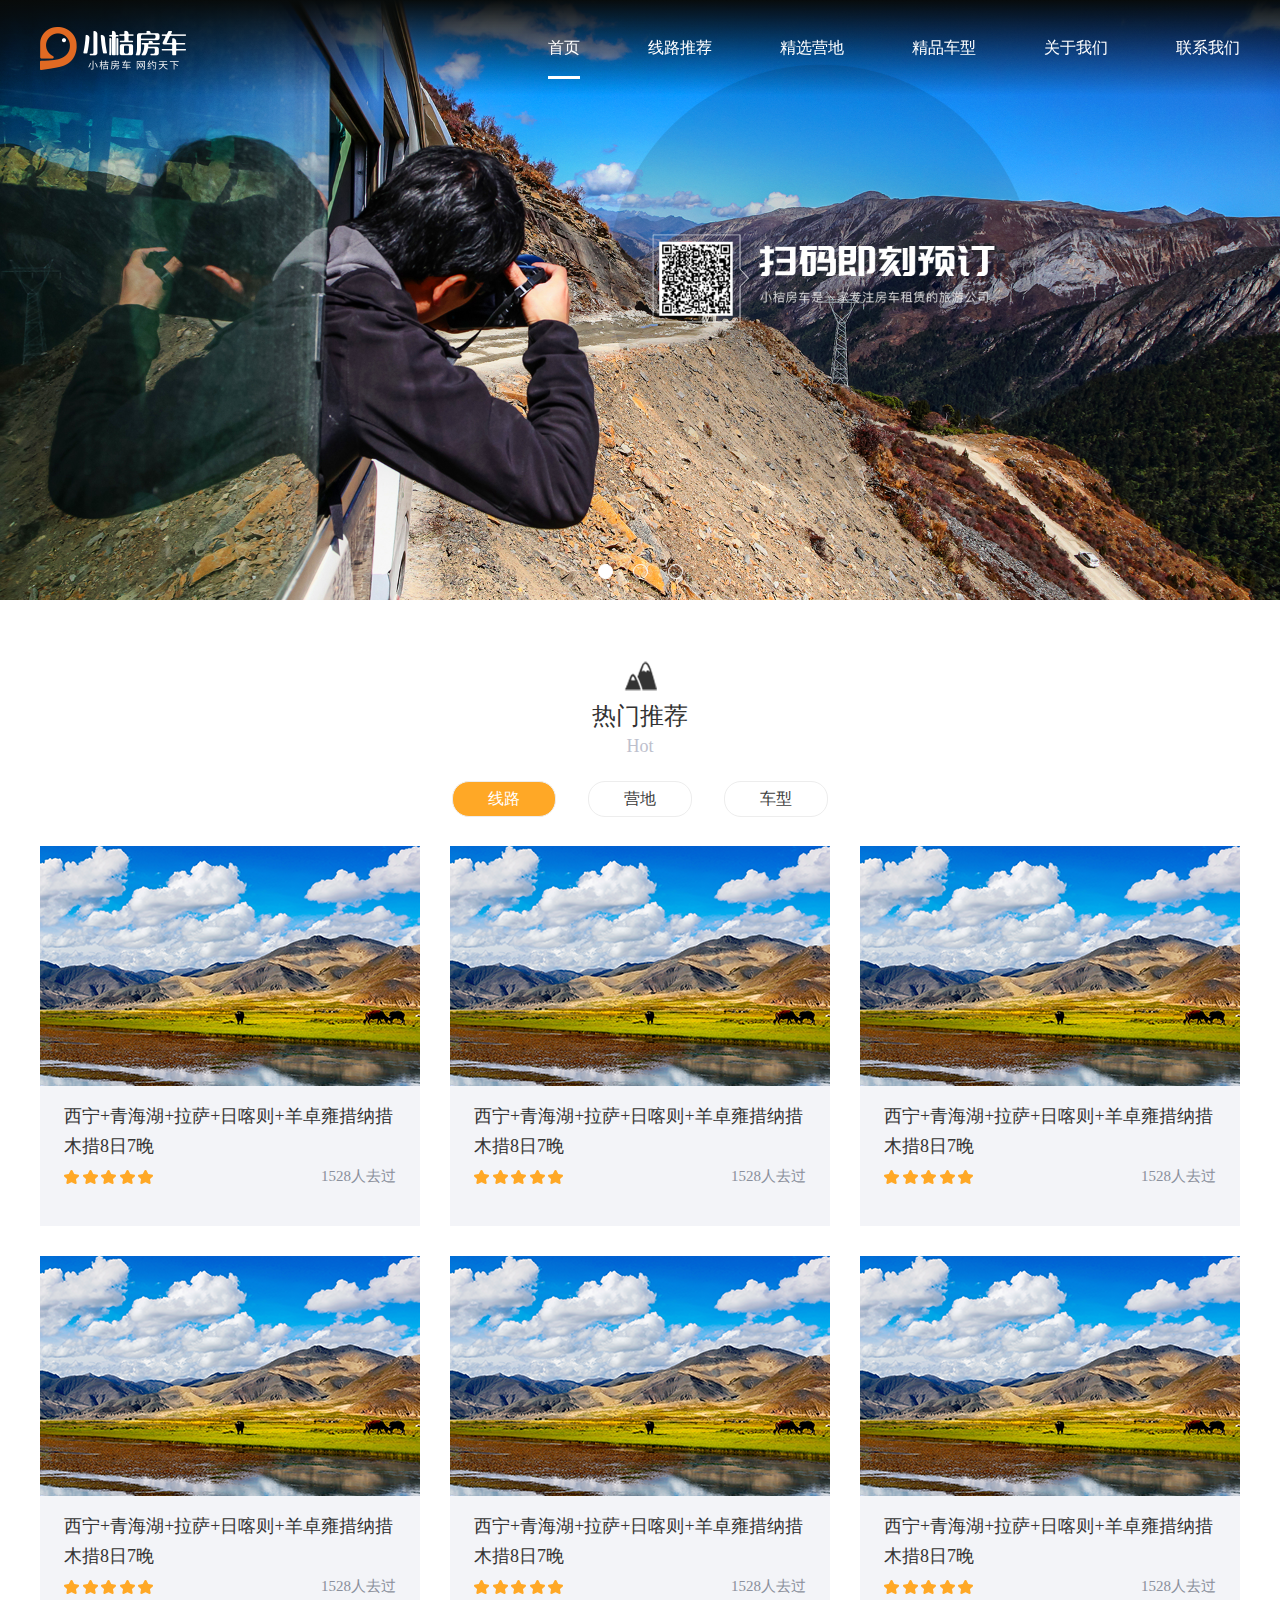
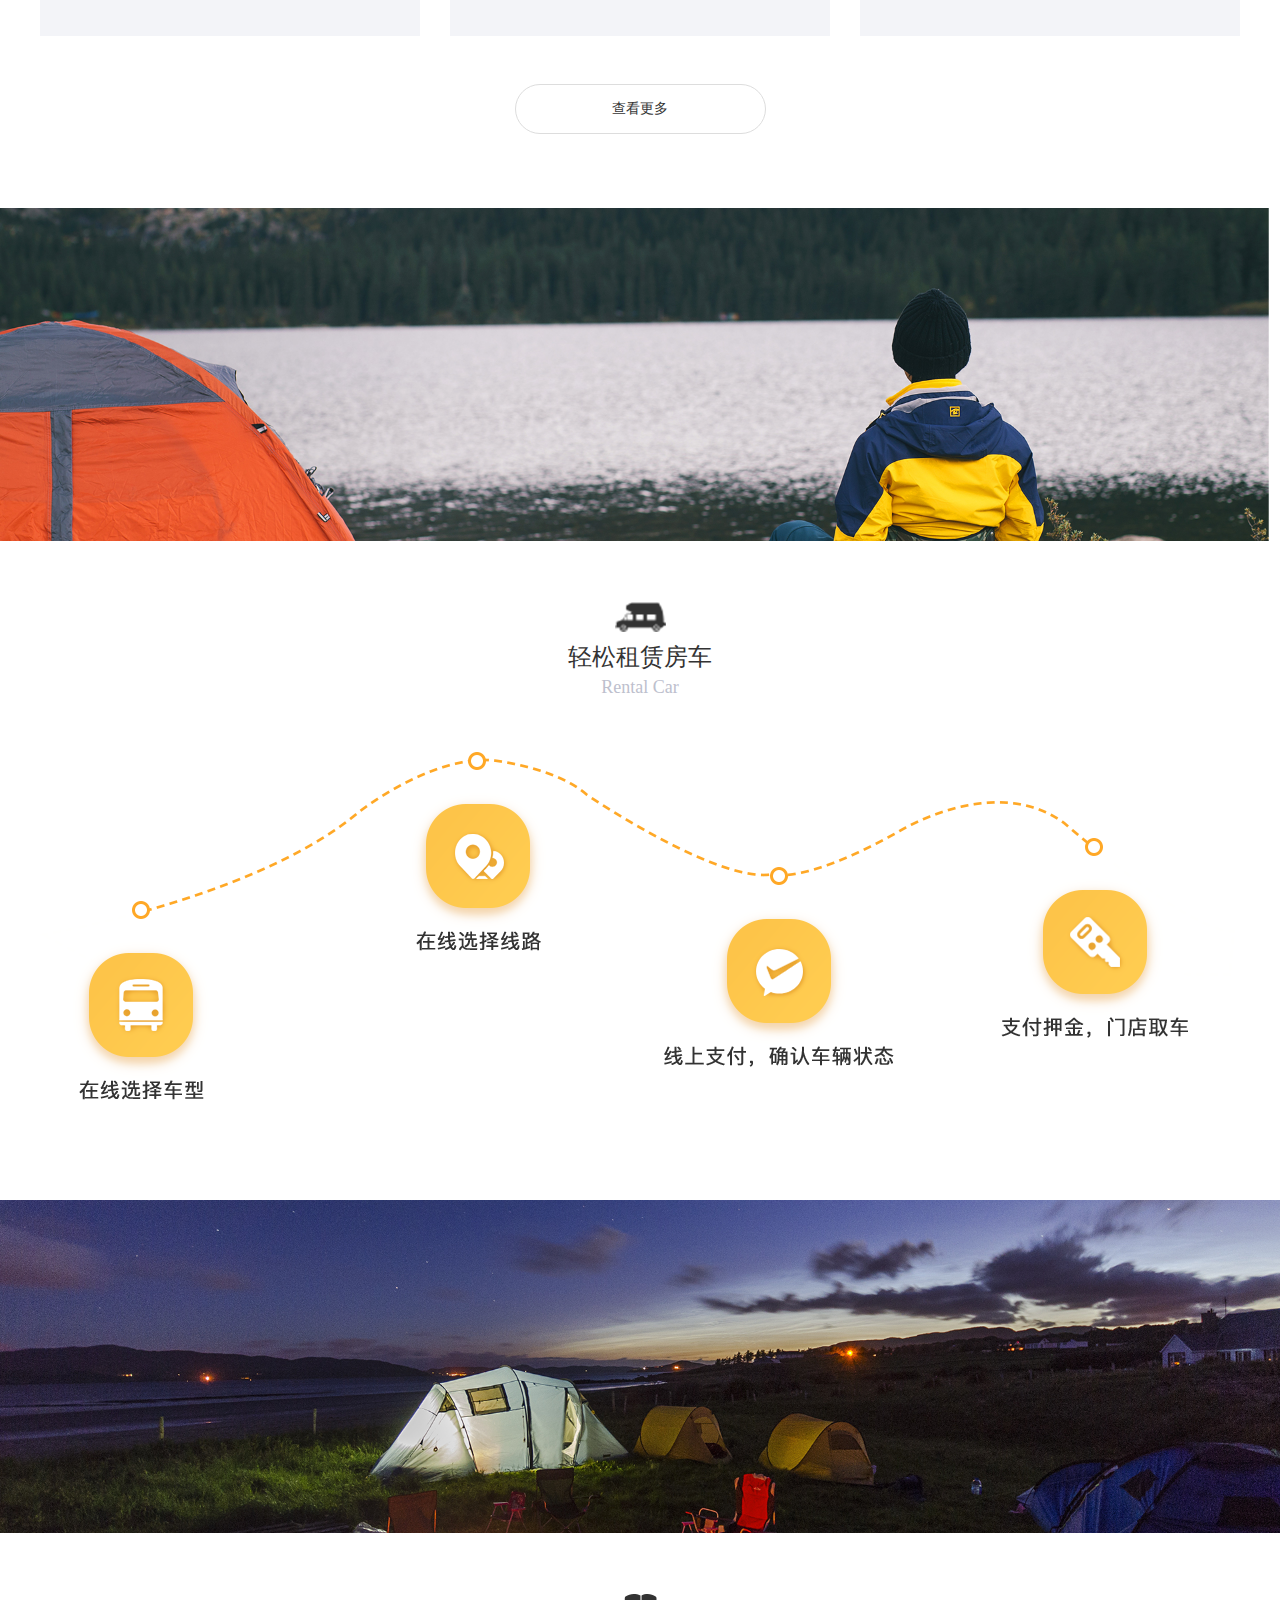
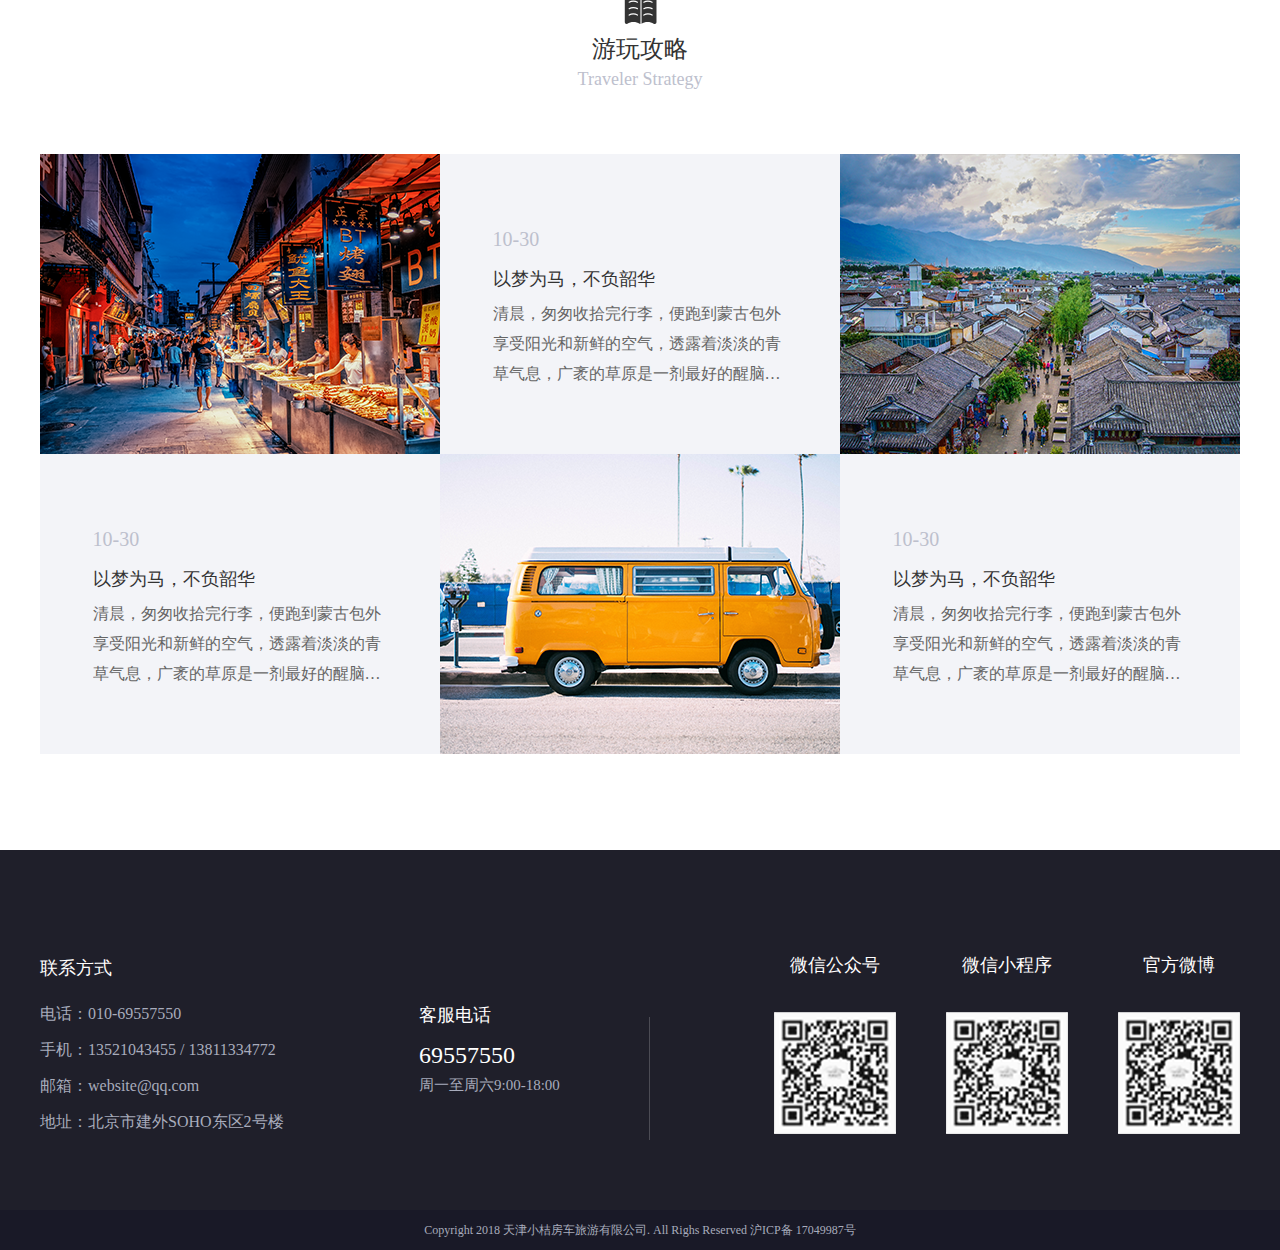
<file: index.html>
<!DOCTYPE html>
<html>
<head>
	<meta charset="utf-8" />
	<title>首页</title>
	<!--轮播图css-->
    <link href="css/swiper.min.css" rel="stylesheet">
    <!--轮播图js-->
    <script src="js/swiper.min.js" type="text/javascript"></script>
    <!--本页面CSS↓-->
    <link rel="stylesheet" href="css/style.css">
    <script type="text/javascript" src="js/jquery-3.1.1.js"></script>
</head>
<body>
<!--导航栏-->
<div class="nav">
	<div class="nas">
		<img src="images/logo.png"/>
		<nav>
			<li class="checked"><a href="">首页</a></li>
			<li><a href="">线路推荐</a></li>
			<li><a href="">精选营地</a></li>
			<li><a href="">精品车型</a></li>
			<li><a href="">关于我们</a></li>
			<li><a href="">联系我们</a></li>
		</nav>
	</div>
</div>
<!--导航栏-->
<!--banner-->
<div class="swiper-container">
  <div class="swiper-wrapper">
    <div class="swiper-slide"><img src="images/banner1.jpg"/></div>
    <div class="swiper-slide"><img src="images/banner2.jpg"/></div>
    <div class="swiper-slide"><img src="images/banner1.jpg"/></div>
  </div>
  <div class="swiper-pagination"></div>
</div>
<script>
var mySwiper = new Swiper('.swiper-container', {
	pagination: {
	    el: '.swiper-pagination',
	  },
	  autoplay : {
	    delay:3000
	  },
	  loop: true,
	  spaceBetween: 30,
})
</script>
<!--banner-->
<!--内容-->
<div class="hot_con">
	<div class="hotdl">
		<dl>
			<dt><img src="images/shan.png"/></dt>
			<dd>热门推荐</dd>
			<dd>Hot</dd>
		</dl>
	</div>
	<div class="line_h"><span class="checked">线路</span><span>营地</span><span>车型</span></div>
	<script type="text/javascript">
	$(function(){
		$(".tebbot .qie:gt(0)").hide();
		$(".line_h span").click(function(){
			$(this).addClass("checked").siblings().removeClass("checked");
			//获取序列号
			index=$(this).index();
			$(".tebbot .qie").eq(index).show().siblings().hide();
		})
	})
	</script>
	<div class="tebbot">
		<div class="qie">
			<dl>
				<a href="">
					<dt><img src="images/img1.png"/></dt>
					<dd class="tedltit">西宁+青海湖+拉萨+日喀则+羊卓雍措纳措木措8日7晚</dd>
					<dd class="ddstar">
						<img src="images/star.png"/>
						<img src="images/star.png"/>
						<img src="images/star.png"/>
						<img src="images/star.png"/>
						<img src="images/star.png"/>
						<span>1528人去过</span>
					</dd>
				</a>
				
			</dl>
			<dl>
				<a href="">
					<dt><img src="images/img1.png"/></dt>
					<dd class="tedltit">西宁+青海湖+拉萨+日喀则+羊卓雍措纳措木措8日7晚</dd>
					<dd class="ddstar">
						<img src="images/star.png"/>
						<img src="images/star.png"/>
						<img src="images/star.png"/>
						<img src="images/star.png"/>
						<img src="images/star.png"/>
						<span>1528人去过</span>
					</dd>
				</a>
				
			</dl>
			<dl>
				<a href="">
					<dt><img src="images/img1.png"/></dt>
					<dd class="tedltit">西宁+青海湖+拉萨+日喀则+羊卓雍措纳措木措8日7晚</dd>
					<dd class="ddstar">
						<img src="images/star.png"/>
						<img src="images/star.png"/>
						<img src="images/star.png"/>
						<img src="images/star.png"/>
						<img src="images/star.png"/>
						<span>1528人去过</span>
					</dd>
				</a>
				
			</dl>
			<dl>
				<a href="">
					<dt><img src="images/img1.png"/></dt>
					<dd class="tedltit">西宁+青海湖+拉萨+日喀则+羊卓雍措纳措木措8日7晚</dd>
					<dd class="ddstar">
						<img src="images/star.png"/>
						<img src="images/star.png"/>
						<img src="images/star.png"/>
						<img src="images/star.png"/>
						<img src="images/star.png"/>
						<span>1528人去过</span>
					</dd>
				</a>
				
			</dl>
			<dl>
				<a href="">
					<dt><img src="images/img1.png"/></dt>
					<dd class="tedltit">西宁+青海湖+拉萨+日喀则+羊卓雍措纳措木措8日7晚</dd>
					<dd class="ddstar">
						<img src="images/star.png"/>
						<img src="images/star.png"/>
						<img src="images/star.png"/>
						<img src="images/star.png"/>
						<img src="images/star.png"/>
						<span>1528人去过</span>
					</dd>
				</a>
				
			</dl>
			<dl>
				<a href="">
					<dt><img src="images/img1.png"/></dt>
					<dd class="tedltit">西宁+青海湖+拉萨+日喀则+羊卓雍措纳措木措8日7晚</dd>
					<dd class="ddstar">
						<img src="images/star.png"/>
						<img src="images/star.png"/>
						<img src="images/star.png"/>
						<img src="images/star.png"/>
						<img src="images/star.png"/>
						<span>1528人去过</span>
					</dd>
				</a>
				
			</dl>
			<div class="clear"></div>
			<div class="more"><a href="">查看更多</a></div>
		</div>
		<div class="qie">
			<dl>
				<a href="">
					<dt><img src="images/img1.png"/></dt>
					<dd class="tedltit">西宁+青海湖+拉萨+日喀则+羊卓雍措纳措木措8日7晚</dd>
					<dd class="ddstar">
						<img src="images/star.png"/>
						<img src="images/star.png"/>
						<img src="images/star.png"/>
						<img src="images/star.png"/>
						<img src="images/star.png"/>
						<span><img src="images/address.png"/>北京  •  1528人去过</span>
					</dd>
				</a>
				
			</dl>
			<dl>
				<a href="">
					<dt><img src="images/img1.png"/></dt>
					<dd class="tedltit">西宁+青海湖+拉萨+日喀则+羊卓雍措纳措木措8日7晚</dd>
					<dd class="ddstar">
						<img src="images/star.png"/>
						<img src="images/star.png"/>
						<img src="images/star.png"/>
						<img src="images/star.png"/>
						<img src="images/star.png"/>
						<span><img src="images/address.png"/>北京  •  1528人去过</span>
					</dd>
				</a>
				
			</dl>
			<dl>
				<a href="">
					<dt><img src="images/img1.png"/></dt>
					<dd class="tedltit">西宁+青海湖+拉萨+日喀则+羊卓雍措纳措木措8日7晚</dd>
					<dd class="ddstar">
						<img src="images/star.png"/>
						<img src="images/star.png"/>
						<img src="images/star.png"/>
						<img src="images/star.png"/>
						<img src="images/star.png"/>
						<span><img src="images/address.png"/>北京  •  1528人去过</span>
					</dd>
				</a>
				
			</dl>
			<dl>
				<a href="">
					<dt><img src="images/img1.png"/></dt>
					<dd class="tedltit">西宁+青海湖+拉萨+日喀则+羊卓雍措纳措木措8日7晚</dd>
					<dd class="ddstar">
						<img src="images/star.png"/>
						<img src="images/star.png"/>
						<img src="images/star.png"/>
						<img src="images/star.png"/>
						<img src="images/star.png"/>
						<span><img src="images/address.png"/>北京  •  1528人去过</span>
					</dd>
				</a>
				
			</dl>
			<dl>
				<a href="">
					<dt><img src="images/img1.png"/></dt>
					<dd class="tedltit">西宁+青海湖+拉萨+日喀则+羊卓雍措纳措木措8日7晚</dd>
					<dd class="ddstar">
						<img src="images/star.png"/>
						<img src="images/star.png"/>
						<img src="images/star.png"/>
						<img src="images/star.png"/>
						<img src="images/star.png"/>
						<span><img src="images/address.png"/>北京  •  1528人去过</span>
					</dd>
				</a>
				
			</dl>
			<dl>
				<a href="">
					<dt><img src="images/img1.png"/></dt>
					<dd class="tedltit">西宁+青海湖+拉萨+日喀则+羊卓雍措纳措木措8日7晚</dd>
					<dd class="ddstar">
						<img src="images/star.png"/>
						<img src="images/star.png"/>
						<img src="images/star.png"/>
						<img src="images/star.png"/>
						<img src="images/star.png"/>
						<span><img src="images/address.png"/>北京  •  1528人去过</span>
					</dd>
				</a>
				
			</dl>
			<div class="clear"></div>
			<div class="more"><a href="">查看更多</a></div>
		</div>
		<div class="qie">
			<dl>
				<a href="">
					<dt><img src="images/img1.png"/></dt>
					<dd class="tedltit">西宁+青海湖+拉萨+日喀则+羊卓雍措纳措木措8日7晚</dd>
					<dd class="ddstar">
						<ul>
							<li class="ddbg1">冰箱</li>
							<li class="ddbg2">卫生间</li>
							<li class="ddbg1">水槽</li>
						</ul>
						<span>出租182次</span>
					</dd>
				</a>
				
			</dl>
			<dl>
				<a href="">
					<dt><img src="images/img1.png"/></dt>
					<dd class="tedltit">西宁+青海湖+拉萨+日喀则+羊卓雍措纳措木措8日7晚</dd>
					<dd class="ddstar">
						<ul>
							<li class="ddbg1">冰箱</li>
							<li class="ddbg2">卫生间</li>
							<li class="ddbg1">水槽</li>
						</ul>
						<span>出租182次</span>
					</dd>
				</a>
				
			</dl>
			<dl>
				<a href="">
					<dt><img src="images/img1.png"/></dt>
					<dd class="tedltit">西宁+青海湖+拉萨+日喀则+羊卓雍措纳措木措8日7晚</dd>
					<dd class="ddstar">
						<ul>
							<li class="ddbg1">冰箱</li>
							<li class="ddbg2">卫生间</li>
							<li class="ddbg1">水槽</li>
						</ul>
						<span>出租182次</span>
					</dd>
				</a>
				
			</dl>
			<dl>
				<a href="">
					<dt><img src="images/img1.png"/></dt>
					<dd class="tedltit">西宁+青海湖+拉萨+日喀则+羊卓雍措纳措木措8日7晚</dd>
					<dd class="ddstar">
						<ul>
							<li class="ddbg1">冰箱</li>
							<li class="ddbg2">卫生间</li>
							<li class="ddbg1">水槽</li>
						</ul>
						<span>出租182次</span>
					</dd>
				</a>
				
			</dl>
			<dl>
				<a href="">
					<dt><img src="images/img1.png"/></dt>
					<dd class="tedltit">西宁+青海湖+拉萨+日喀则+羊卓雍措纳措木措8日7晚</dd>
					<dd class="ddstar">
						<ul>
							<li class="ddbg1">冰箱</li>
							<li class="ddbg2">卫生间</li>
							<li class="ddbg1">水槽</li>
						</ul>
						<span>出租182次</span>
					</dd>
				</a>
				
			</dl>
			<dl>
				<a href="">
					<dt><img src="images/img1.png"/></dt>
					<dd class="tedltit">西宁+青海湖+拉萨+日喀则+羊卓雍措纳措木措8日7晚</dd>
					<dd class="ddstar">
						<ul>
							<li class="ddbg1">冰箱</li>
							<li class="ddbg2">卫生间</li>
							<li class="ddbg1">水槽</li>
						</ul>
						<span>出租182次</span>
					</dd>
				</a>
				
			</dl>
			<div class="clear"></div>
			<div class="more"><a href="">查看更多</a></div>
		</div>
	</div>
</div>
<div class="guanggao1"><img src="images/guanggao1.jpg"/></div>
<div class="hot_con">
	<div class="hotdl">
		<dl>
			<dt><img src="images/carlife.png" class="cars"/></dt>
			<dd>轻松租赁房车</dd>
			<dd>Rental Car</dd>
		</dl>
	</div>
	<div class="steps"><img src="images/steps.png"/></div>
</div>
<div class="guanggao1"><img src="images/guanggao2.png"/></div>
<div class="hot_con">
	<div class="hotdl">
		<dl>
			<dt><img src="images/strategy.png" class="strategy"/></dt>
			<dd>游玩攻略</dd>
			<dd>Traveler Strategy</dd>
		</dl>
	</div>
	<div class="stracon">
		<a href=""><div class="stimg"><img src="images/img2.png"/></div></a>
		<a href="">
			<div class="st_con">
				<p class="st_time">10-30</p>
				<p class="st_tit">以梦为马，不负韶华</p>
				<p class="st_cons">清晨，匆匆收拾完行李，便跑到蒙古包外享受阳光和新鲜的空气，透露着淡淡的青草气息，广袤的草原是一剂最好的醒脑咖啡，纯天然无污染。吃完特色蒙族早餐便开始赶路，这时房车旅行的优越性就展露无遗，足够宽阔的空间，舒适的座椅，再打开车载液晶电视，来一部自己喜欢的电影，这段旅途只能用完美来形容。</p>
			</div>
		</a>
		<a href=""><div class="stimg"><img src="images/img4.png"/></div></a>
		<a href="">
			<div class="st_con">
				<p class="st_time">10-30</p>
				<p class="st_tit">以梦为马，不负韶华</p>
				<p class="st_cons">清晨，匆匆收拾完行李，便跑到蒙古包外享受阳光和新鲜的空气，透露着淡淡的青草气息，广袤的草原是一剂最好的醒脑咖啡，纯天然无污染。吃完特色蒙族早餐便开始赶路，这时房车旅行的优越性就展露无遗，足够宽阔的空间，舒适的座椅，再打开车载液晶电视，来一部自己喜欢的电影，这段旅途只能用完美来形容。</p>
			</div>
		</a>
		<a href=""><div class="stimg"><img src="images/img3.png"/></div></a>
		<a href="">
			<div class="st_con">
				<p class="st_time">10-30</p>
				<p class="st_tit">以梦为马，不负韶华</p>
				<p class="st_cons">清晨，匆匆收拾完行李，便跑到蒙古包外享受阳光和新鲜的空气，透露着淡淡的青草气息，广袤的草原是一剂最好的醒脑咖啡，纯天然无污染。吃完特色蒙族早餐便开始赶路，这时房车旅行的优越性就展露无遗，足够宽阔的空间，舒适的座椅，再打开车载液晶电视，来一部自己喜欢的电影，这段旅途只能用完美来形容。</p>
			</div>
		</a>
		
	</div>
</div>
<!--内容-->
<!--底部-->
<footer>
	<div class="foot">
		<div class="foot_left">
			<div class="lianxi">
				<p class="liantit">联系方式</p>
				<p>电话：010-69557550</p>
				<p>手机：13521043455 / 13811334772</p>
				<p>邮箱：website@qq.com</p>
				<p>地址：北京市建外SOHO东区2号楼</p>
			</div>
			<div class="kefu">
				<p class="liantit">客服电话</p>
				<p class="phone">69557550</p>
				<p>周一至周六9:00-18:00</p>
			</div>
		</div>
		<div class="foot_right">
			<dl>
				<dt>官方微博</dt>
				<dd><img src="images/erweima.png"/></dd>
			</dl>
			<dl>
				<dt>微信小程序</dt>
				<dd><img src="images/erweima.png"/></dd>
			</dl>
			<dl>
				<dt>微信公众号</dt>
				<dd><img src="images/erweima.png"/></dd>
			</dl>
		</div>
	</div>
	<div class="clear"></div>
</footer>
<div class="foot_last">Copyright 2018 天津小桔房车旅游有限公司. All Righs Reserved 沪ICP备 17049987号</div>	
<!--底部-->
</body>
</html>
</file>
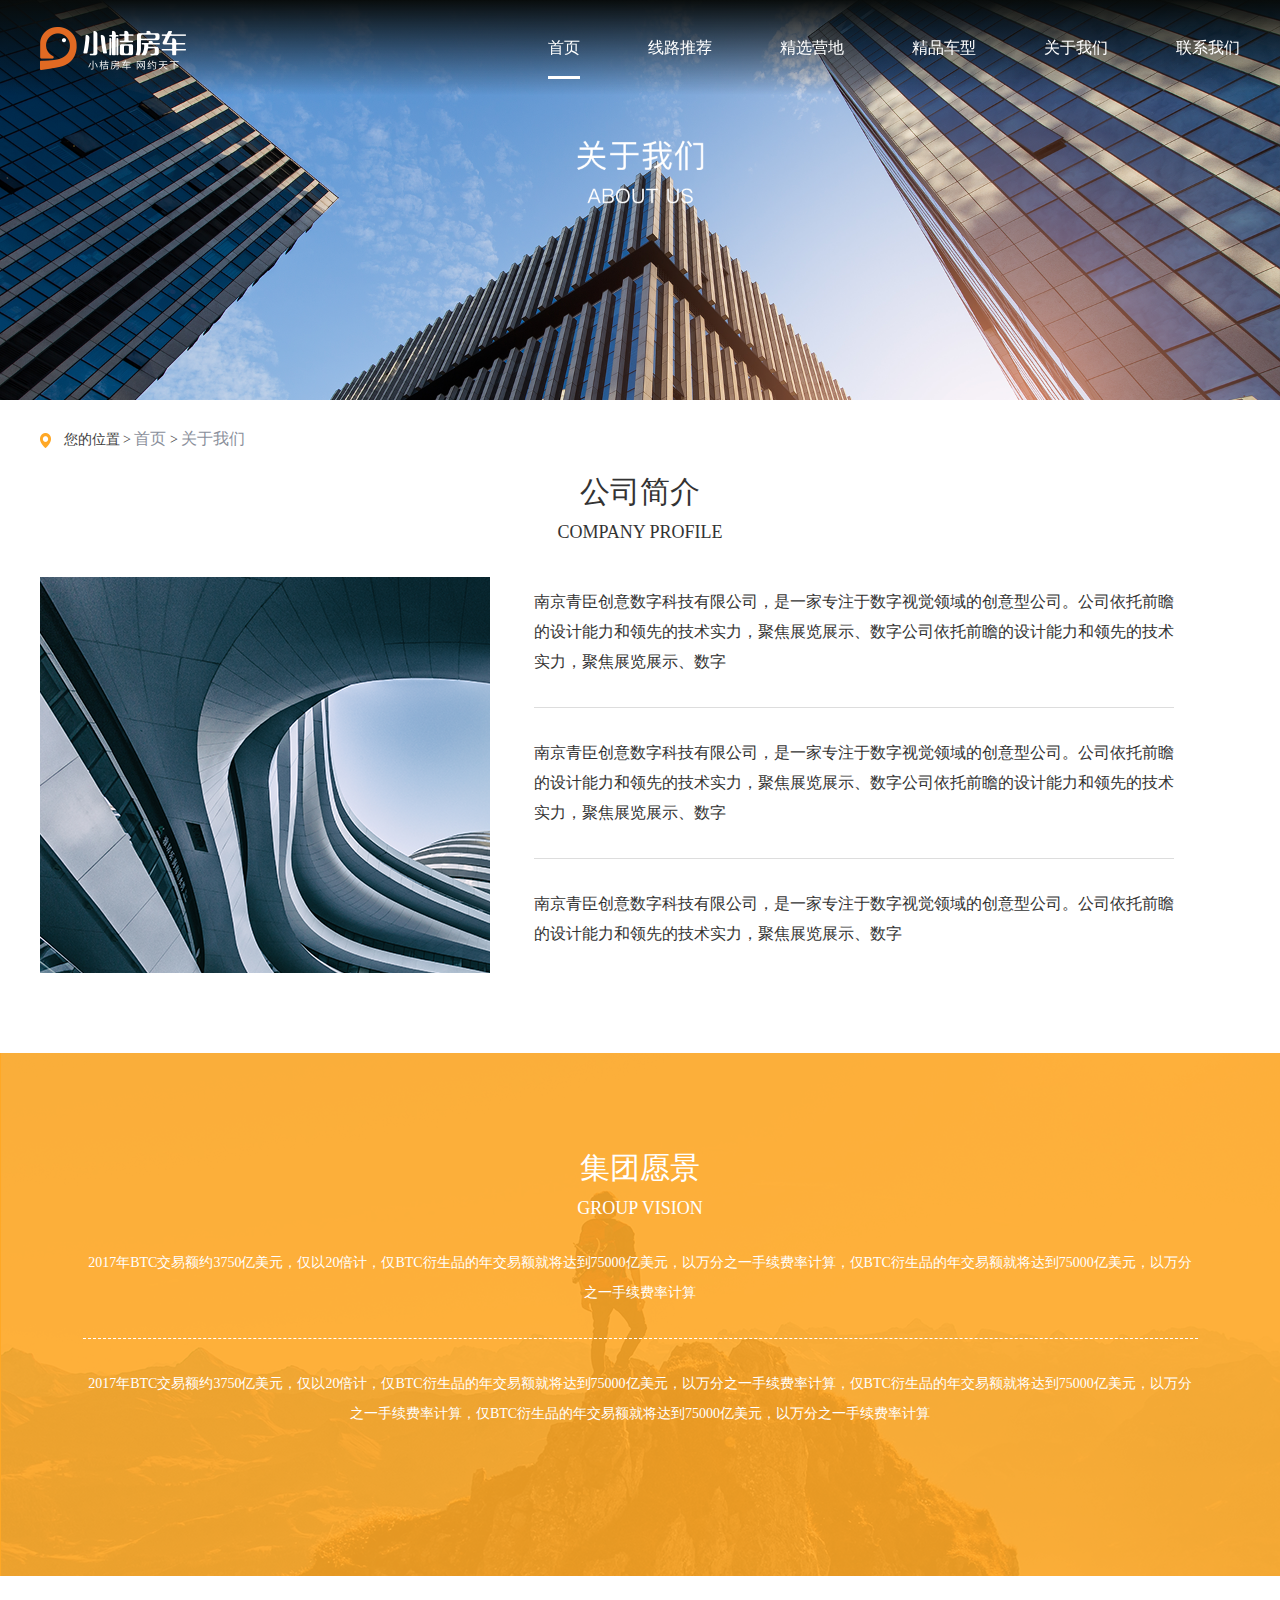
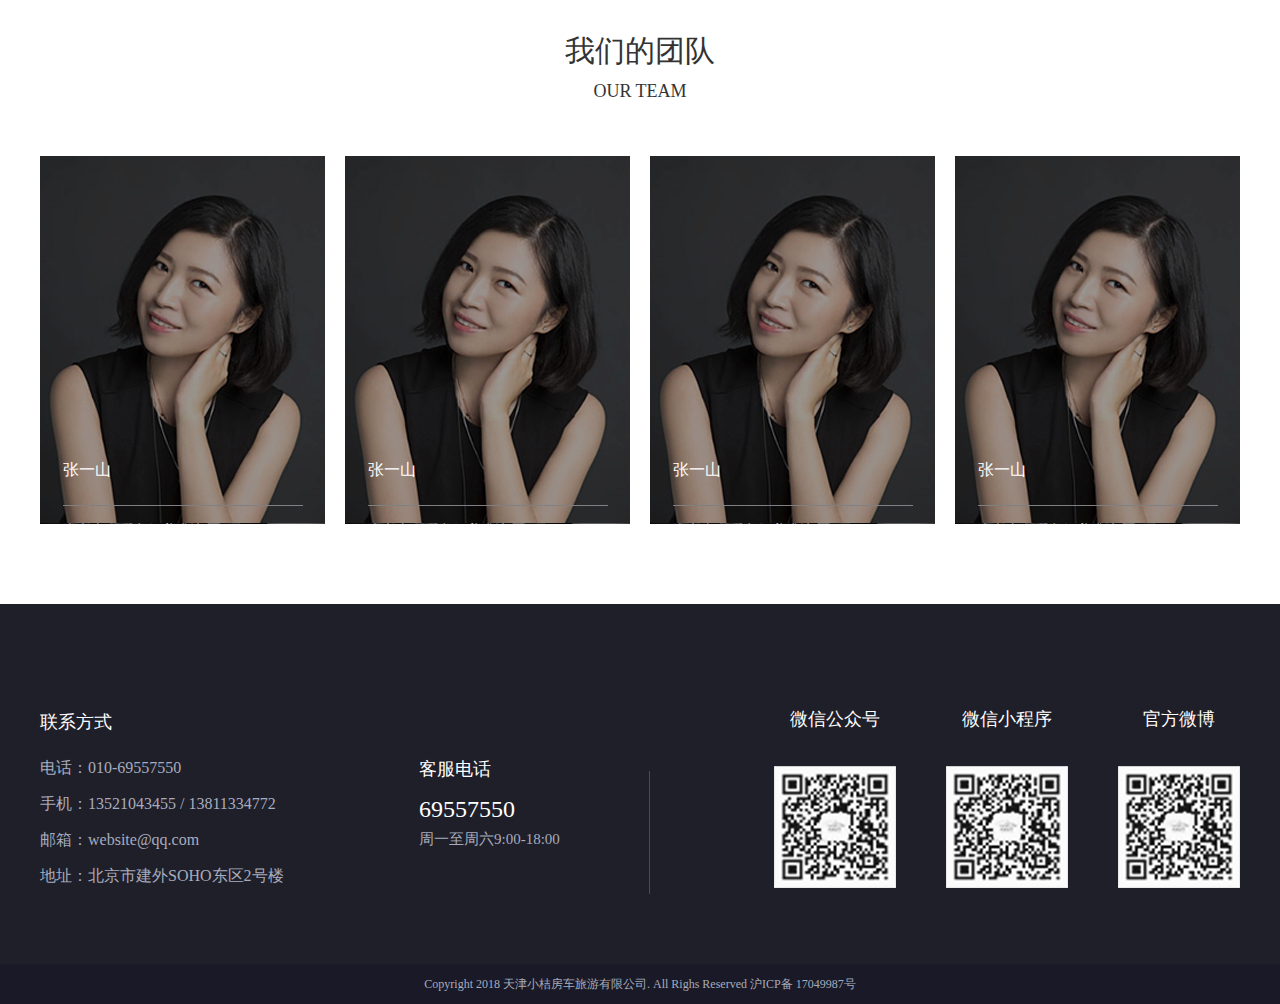
<file: 关于我们.html>
<!DOCTYPE html>
<html>
<head>
	<meta charset="utf-8" />
	<title>关于我们</title>
	<!--轮播图css-->
    <link href="css/swiper.min.css" rel="stylesheet">
    <!--轮播图js-->
    <script src="js/swiper.min.js" type="text/javascript"></script>
    <!--本页面CSS↓-->
    <link rel="stylesheet" href="css/style.css">
    <script type="text/javascript" src="js/jquery-3.1.1.js"></script>
</head>
<body>
<!--导航栏-->
<div class="nav">
	<div class="nas">
		<img src="images/logo.png"/>
		<nav>
			<li class="checked"><a href="">首页</a></li>
			<li><a href="">线路推荐</a></li>
			<li><a href="">精选营地</a></li>
			<li><a href="">精品车型</a></li>
			<li><a href="">关于我们</a></li>
			<li><a href="">联系我们</a></li>
		</nav>
	</div>
</div>
<!--导航栏-->

<!--内容-->
<div class="head_img"><img src="images/au_banner.png"/></div>
<section class="strategy_aucon">
	<div class="youaddress">
		<img src="images/addressye.png"/>
		您的位置 > <a href="">首页</a> > <a href="">关于我们</a>
	</div>
	<div class="company_profile">
		<div class="cpc_title">公司简介</div>
		<div class="cpe_title">COMPANY PROFILE</div>
		<div class="cp_content">
            <div class="img_left"><img src="images/au_cpi.png"/></div>
            <div class="text_right">
                <p>南京青臣创意数字科技有限公司，是一家专注于数字视觉领域的创意型公司。公司依托前瞻的设计能力和领先的技术实力，聚焦展览展示、数字公司依托前瞻的设计能力和领先的技术实力，聚焦展览展示、数字</p>
                <p class="p2">南京青臣创意数字科技有限公司，是一家专注于数字视觉领域的创意型公司。公司依托前瞻的设计能力和领先的技术实力，聚焦展览展示、数字公司依托前瞻的设计能力和领先的技术实力，聚焦展览展示、数字</p>
                <p>南京青臣创意数字科技有限公司，是一家专注于数字视觉领域的创意型公司。公司依托前瞻的设计能力和领先的技术实力，聚焦展览展示、数字</p>
            </div>
		</div>
	</div>
	<div class="company_vision">
        <div class="content">
        	<div class="cpc_title">集团愿景</div>
		    <div class="cpe_title">GROUP VISION</div>
		    <p class="p1">2017年BTC交易额约3750亿美元，仅以20倍计，仅BTC衍生品的年交易额就将达到75000亿美元，以万分之一手续费率计算，仅BTC衍生品的年交易额就将达到75000亿美元，以万分之一手续费率计算</p>
		    <p>2017年BTC交易额约3750亿美元，仅以20倍计，仅BTC衍生品的年交易额就将达到75000亿美元，以万分之一手续费率计算，仅BTC衍生品的年交易额就将达到75000亿美元，以万分之一手续费率计算，仅BTC衍生品的年交易额就将达到75000亿美元，以万分之一手续费率计算</p>
        </div>
	</div>
	<div class="our_team">
        <div class="cpc_title">我们的团队</div>
		<div class="cpe_title">OUR TEAM</div>
		<div class="content">
			<ul class="our_team_ul">
                <li>
                	<a href="">
	                	<img src="images/oti.png"/>
	                	<div class="mask"></div>
	                	<div class="container">
	                		<div class="name">张一山</div>
	                		<p>南京青臣创意数字科技有限公司，是一家专注于数字视觉领域的创意型公</p>
	                	</div>
	                </a>
                </li>
                <li>
                	<a href="">
	                	<img src="images/oti.png"/>
	                	<div class="mask"></div>
	                	<div class="container">
	                		<div class="name">张一山</div>
	                		<p>南京青臣创意数字科技有限公司，是一家专注于数字视觉领域的创意型公</p>
	                	</div>
	                </a>
                </li>
                <li>
                	<a href="">
	                	<img src="images/oti.png"/>
	                	<div class="mask"></div>
	                	<div class="container">
	                		<div class="name">张一山</div>
	                		<p>南京青臣创意数字科技有限公司，是一家专注于数字视觉领域的创意型公</p>
	                	</div>
	                </a>
                </li>
                <li>
                	<a href="">
	                	<img src="images/oti.png"/>
	                	<div class="mask"></div>
	                	<div class="container">
	                		<div class="name">张一山</div>
	                		<p>南京青臣创意数字科技有限公司，是一家专注于数字视觉领域的创意型公</p>
	                	</div>
	                </a>
                </li>
			</ul>
		</div>
	</div>
</section>
<!--内容-->
<!--底部-->
<footer>
	<div class="foot">
		<div class="foot_left">
			<div class="lianxi">
				<p class="liantit">联系方式</p>
				<p>电话：010-69557550</p>
				<p>手机：13521043455 / 13811334772</p>
				<p>邮箱：website@qq.com</p>
				<p>地址：北京市建外SOHO东区2号楼</p>
			</div>
			<div class="kefu">
				<p class="liantit">客服电话</p>
				<p class="phone">69557550</p>
				<p>周一至周六9:00-18:00</p>
			</div>
		</div>
		<div class="foot_right">
			<dl>
				<dt>官方微博</dt>
				<dd><img src="images/erweima.png"/></dd>
			</dl>
			<dl>
				<dt>微信小程序</dt>
				<dd><img src="images/erweima.png"/></dd>
			</dl>
			<dl>
				<dt>微信公众号</dt>
				<dd><img src="images/erweima.png"/></dd>
			</dl>
		</div>
	</div>
	<div class="clear"></div>
</footer>
<div class="foot_last">Copyright 2018 天津小桔房车旅游有限公司. All Righs Reserved 沪ICP备 17049987号</div>	
<!--底部-->
</body>
</html>
</file>
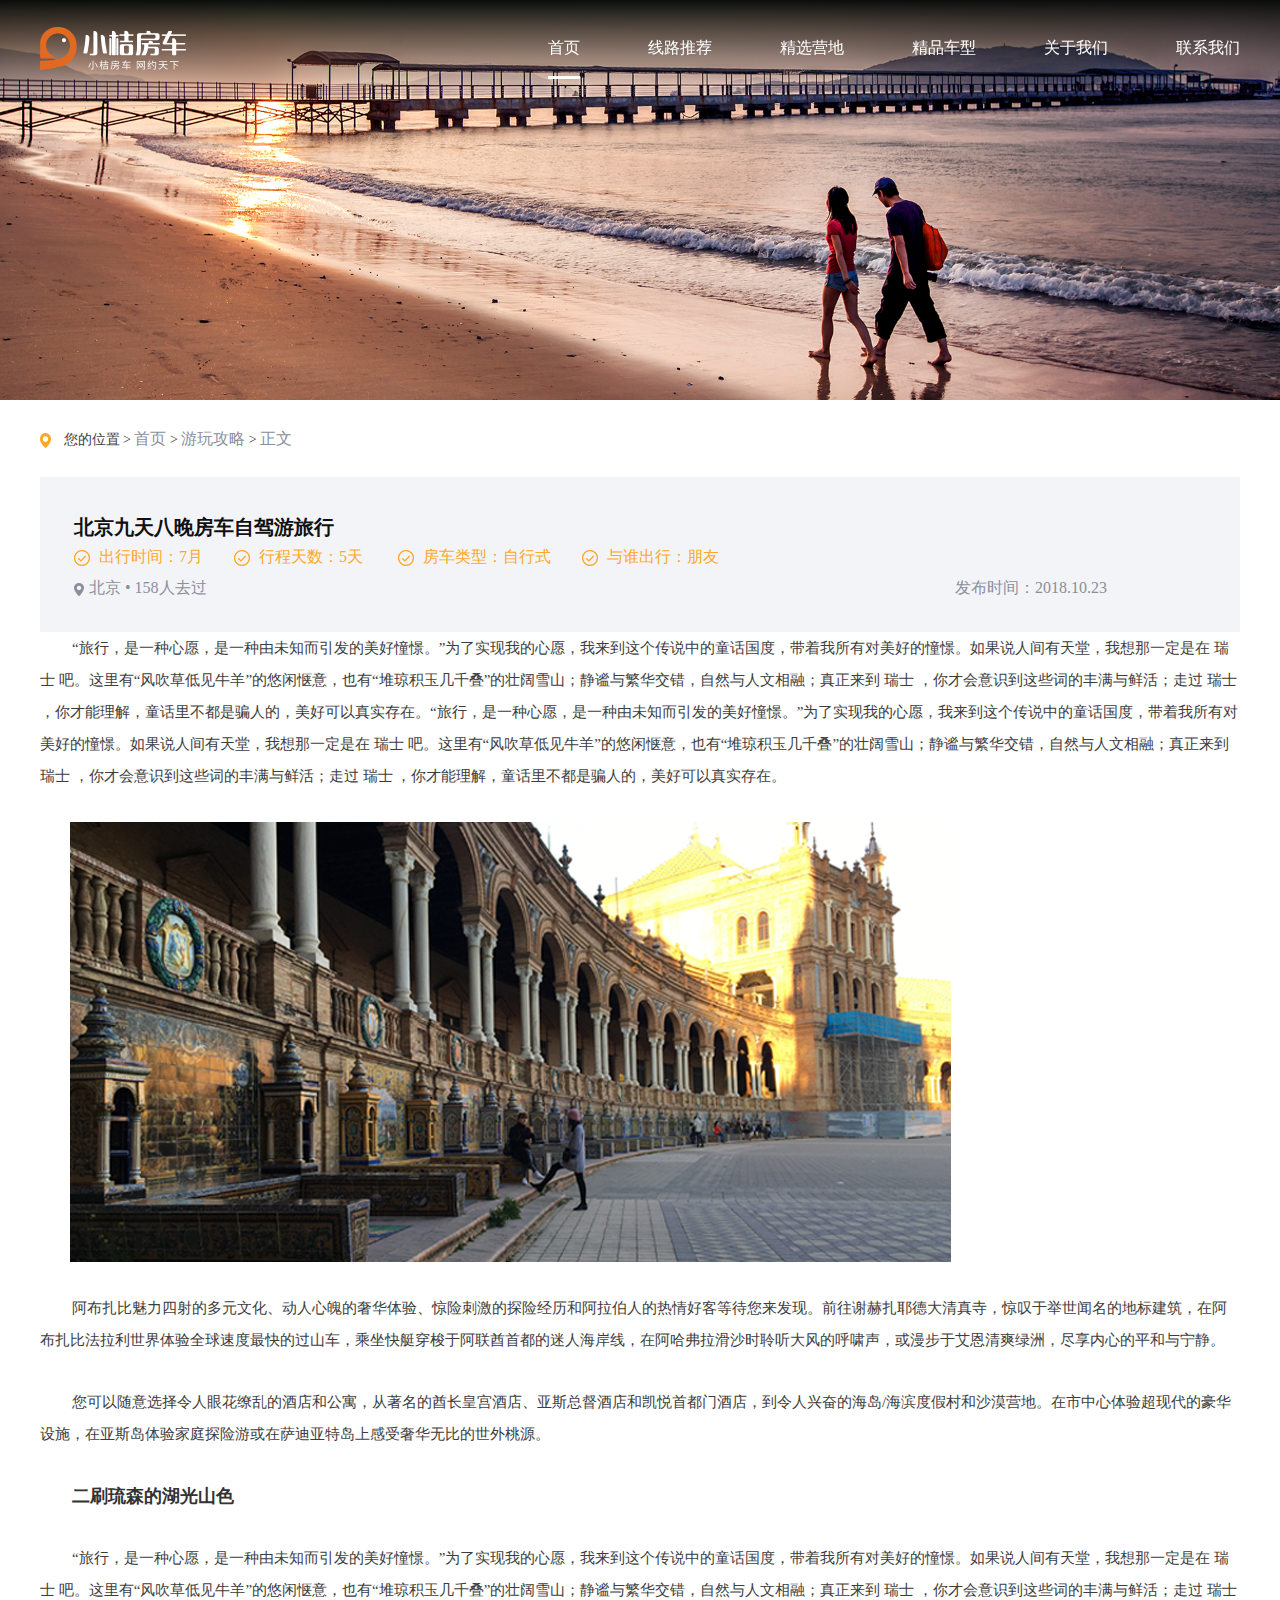
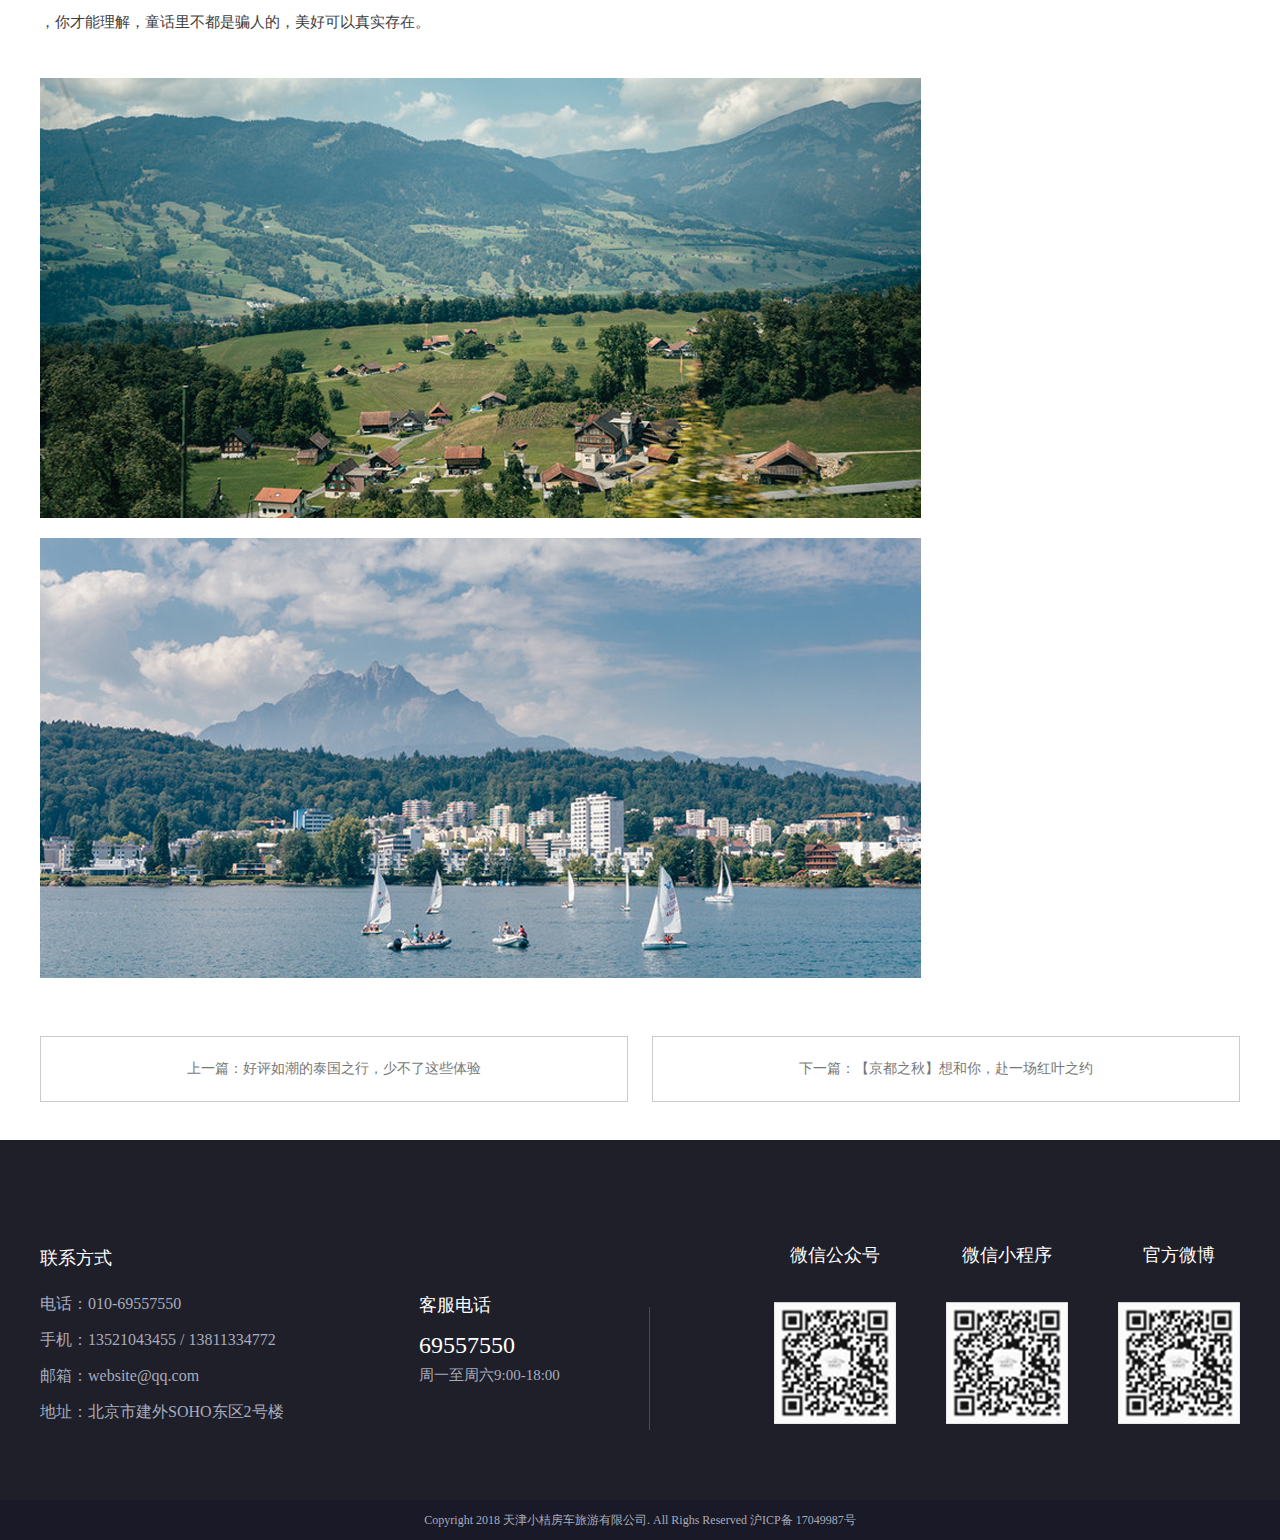
<file: 攻略-详情.html>
<!DOCTYPE html>
<html>
<head>
	<meta charset="utf-8" />
	<title>详情</title>
	<!--轮播图css-->
    <link href="css/swiper.min.css" rel="stylesheet">
    <!--轮播图js-->
    <script src="js/swiper.min.js" type="text/javascript"></script>
    <!--本页面CSS↓-->
    <link rel="stylesheet" href="css/style.css">
    <script type="text/javascript" src="js/jquery-3.1.1.js"></script>
</head>
<body>
<!--导航栏-->
<div class="nav">
	<div class="nas">
		<img src="images/logo.png"/>
		<nav>
			<li class="checked"><a href="">首页</a></li>
			<li><a href="">线路推荐</a></li>
			<li><a href="">精选营地</a></li>
			<li><a href="">精品车型</a></li>
			<li><a href="">关于我们</a></li>
			<li><a href="">联系我们</a></li>
		</nav>
	</div>
</div>
<!--导航栏-->

<!--内容-->
<div class="head_img"><img src="images/strategybg.png"/></div>
<section class="strategy_con">
	<div class="youaddress">
		<img src="images/addressye.png"/>
		您的位置 > <a href="">首页</a> > <a href="">游玩攻略</a> > <a href="">正文</a>
	</div>
	<div class="stras_tit">
		<div class="st_tit1">北京九天八晚房车自驾游旅行</div>
		<div class="st_goout">
			<span><img src="images/dui.png"/>出行时间：7月</span><span><img src="images/dui.png"/>行程天数：5天</span>
			<span><img src="images/dui.png"/>房车类型：自行式</span><span><img src="images/dui.png"/>与谁出行：朋友</span>
		</div>
		<div class="st_goto"><img src="images/address.png"/>北京 • 158人去过<span>发布时间：2018.10.23</span></div>
	</div>
	<div style="font-size: 16px; line-height: 32px; text-indent: 2em;">
		<p style="">“旅行，是一种心愿，是一种由未知而引发的美好憧憬。”为了实现我的心愿，我来到这个传说中的童话国度，带着我所有对美好的憧憬。如果说人间有天堂，我想那一定是在 瑞士 吧。这里有“风吹草低见牛羊”的悠闲惬意，也有“堆琼积玉几千叠”的壮阔雪山；静谧与繁华交错，自然与人文相融；真正来到 瑞士 ，你才会意识到这些词的丰满与鲜活；走过 瑞士 ，你才能理解，童话里不都是骗人的，美好可以真实存在。“旅行，是一种心愿，是一种由未知而引发的美好憧憬。”为了实现我的心愿，我来到这个传说中的童话国度，带着我所有对美好的憧憬。如果说人间有天堂，我想那一定是在 瑞士 吧。这里有“风吹草低见牛羊”的悠闲惬意，也有“堆琼积玉几千叠”的壮阔雪山；静谧与繁华交错，自然与人文相融；真正来到 瑞士 ，你才会意识到这些词的丰满与鲜活；走过 瑞士 ，你才能理解，童话里不都是骗人的，美好可以真实存在。</p>
		<img src="images/stimg1.png" alt="" style="margin: 30px;" />
		<p style="margin-bottom: 30px;">阿布扎比魅力四射的多元文化、动人心魄的奢华体验、惊险刺激的探险经历和阿拉伯人的热情好客等待您来发现。前往谢赫扎耶德大清真寺，惊叹于举世闻名的地标建筑，在阿布扎比法拉利世界体验全球速度最快的过山车，乘坐快艇穿梭于阿联酋首都的迷人海岸线，在阿哈弗拉滑沙时聆听大风的呼啸声，或漫步于艾恩清爽绿洲，尽享内心的平和与宁静。</p>
<p>您可以随意选择令人眼花缭乱的酒店和公寓，从著名的酋长皇宫酒店、亚斯总督酒店和凯悦首都门酒店，到令人兴奋的海岛/海滨度假村和沙漠营地。在市中心体验超现代的豪华设施，在亚斯岛体验家庭探险游或在萨迪亚特岛上感受奢华无比的世外桃源。</p>
	<p style=" font-size: 18px; color: #333333; font-weight: bold; margin: 30px 0;">二刷琉森的湖光山色</p>
	<p>“旅行，是一种心愿，是一种由未知而引发的美好憧憬。”为了实现我的心愿，我来到这个传说中的童话国度，带着我所有对美好的憧憬。如果说人间有天堂，我想那一定是在 瑞士 吧。这里有“风吹草低见牛羊”的悠闲惬意，也有“堆琼积玉几千叠”的壮阔雪山；静谧与繁华交错，自然与人文相融；真正来到 瑞士 ，你才会意识到这些词的丰满与鲜活；走过 瑞士 ，你才能理解，童话里不都是骗人的，美好可以真实存在。</p>
	<img src="images/stimg2.png" style="margin-top: 40px;"/>
	<img src="images/stimg3.png" style="margin: 20px 0;"/>
	</div>
	
	<div class="st_next">
		<div class="next_ye"><a href="">上一篇：好评如潮的泰国之行，少不了这些体验</a></div><div><a href="">下一篇：【京都之秋】想和你，赴一场红叶之约</a></div>
	</div>
</section>
<!--内容-->
<!--底部-->
<footer>
	<div class="foot">
		<div class="foot_left">
			<div class="lianxi">
				<p class="liantit">联系方式</p>
				<p>电话：010-69557550</p>
				<p>手机：13521043455 / 13811334772</p>
				<p>邮箱：website@qq.com</p>
				<p>地址：北京市建外SOHO东区2号楼</p>
			</div>
			<div class="kefu">
				<p class="liantit">客服电话</p>
				<p class="phone">69557550</p>
				<p>周一至周六9:00-18:00</p>
			</div>
		</div>
		<div class="foot_right">
			<dl>
				<dt>官方微博</dt>
				<dd><img src="images/erweima.png"/></dd>
			</dl>
			<dl>
				<dt>微信小程序</dt>
				<dd><img src="images/erweima.png"/></dd>
			</dl>
			<dl>
				<dt>微信公众号</dt>
				<dd><img src="images/erweima.png"/></dd>
			</dl>
		</div>
	</div>
	<div class="clear"></div>
</footer>
<div class="foot_last">Copyright 2018 天津小桔房车旅游有限公司. All Righs Reserved 沪ICP备 17049987号</div>	
<!--底部-->
</body>
</html>
</file>
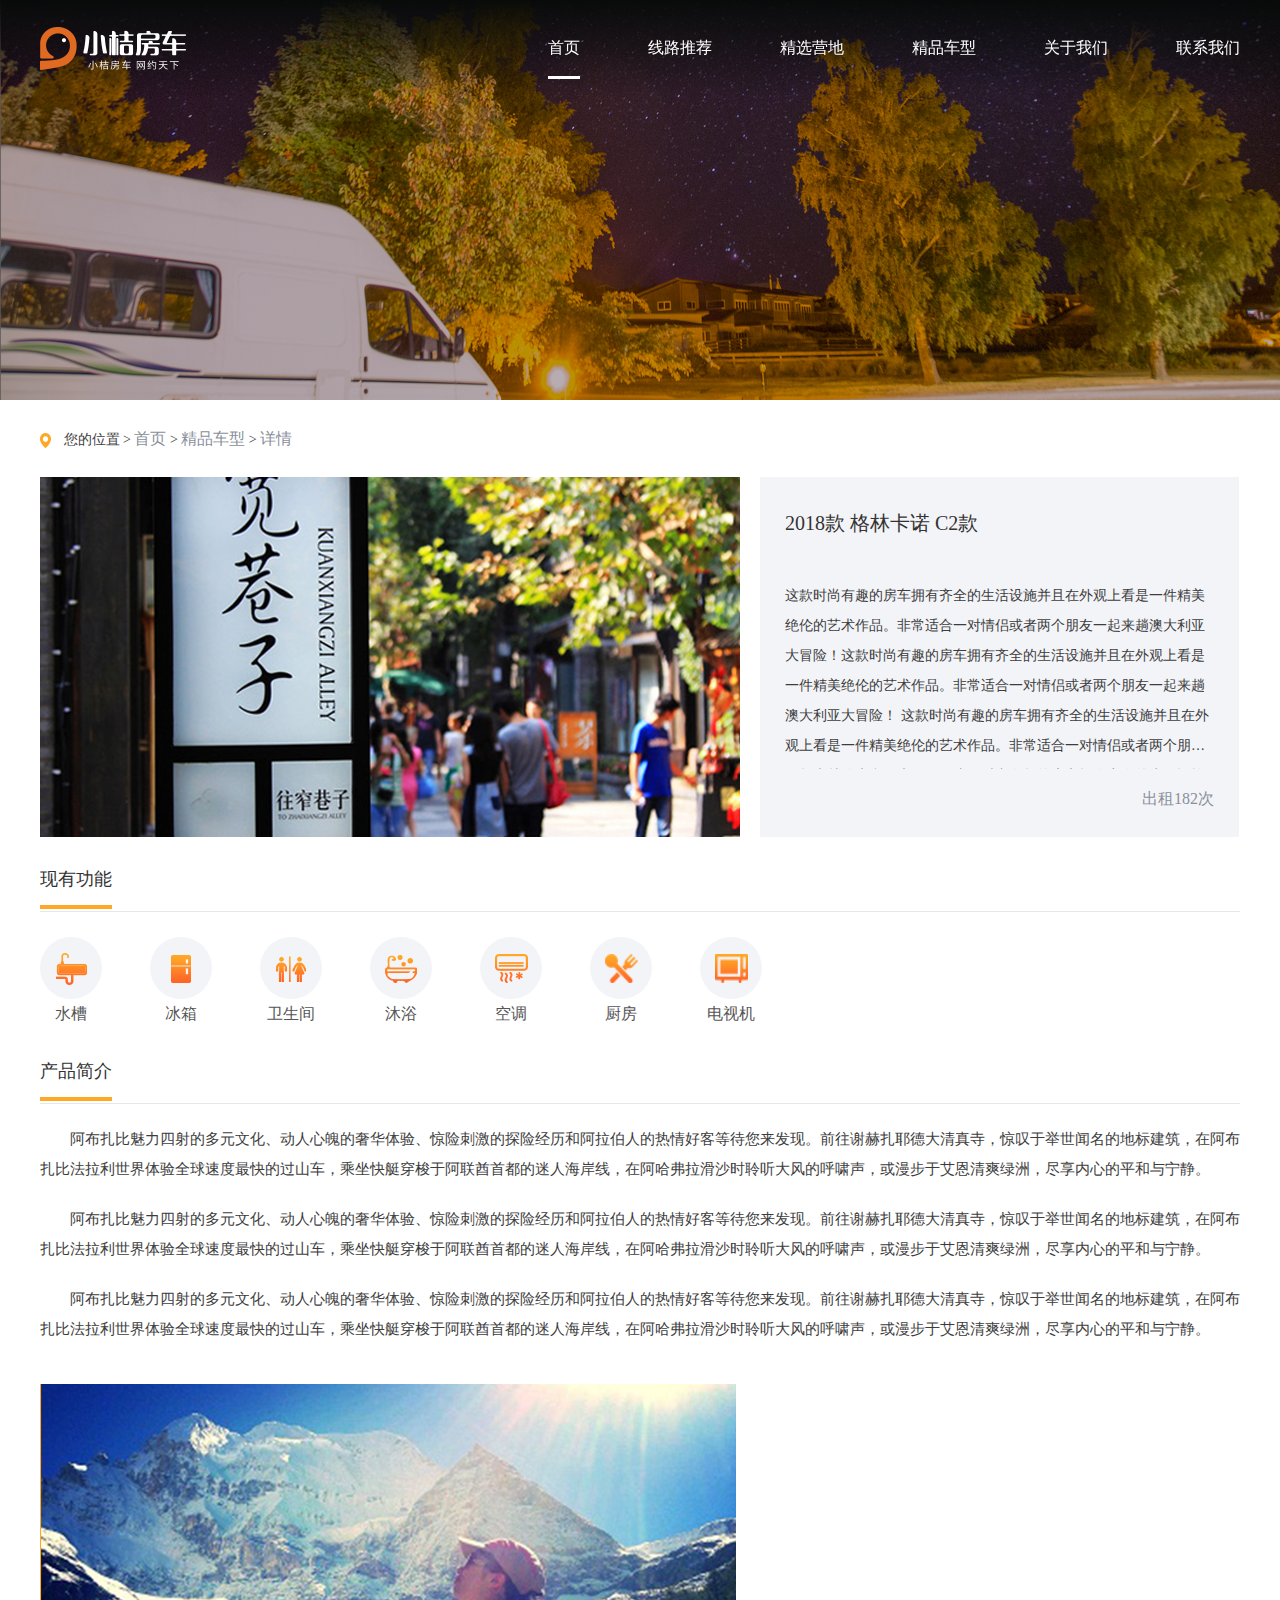
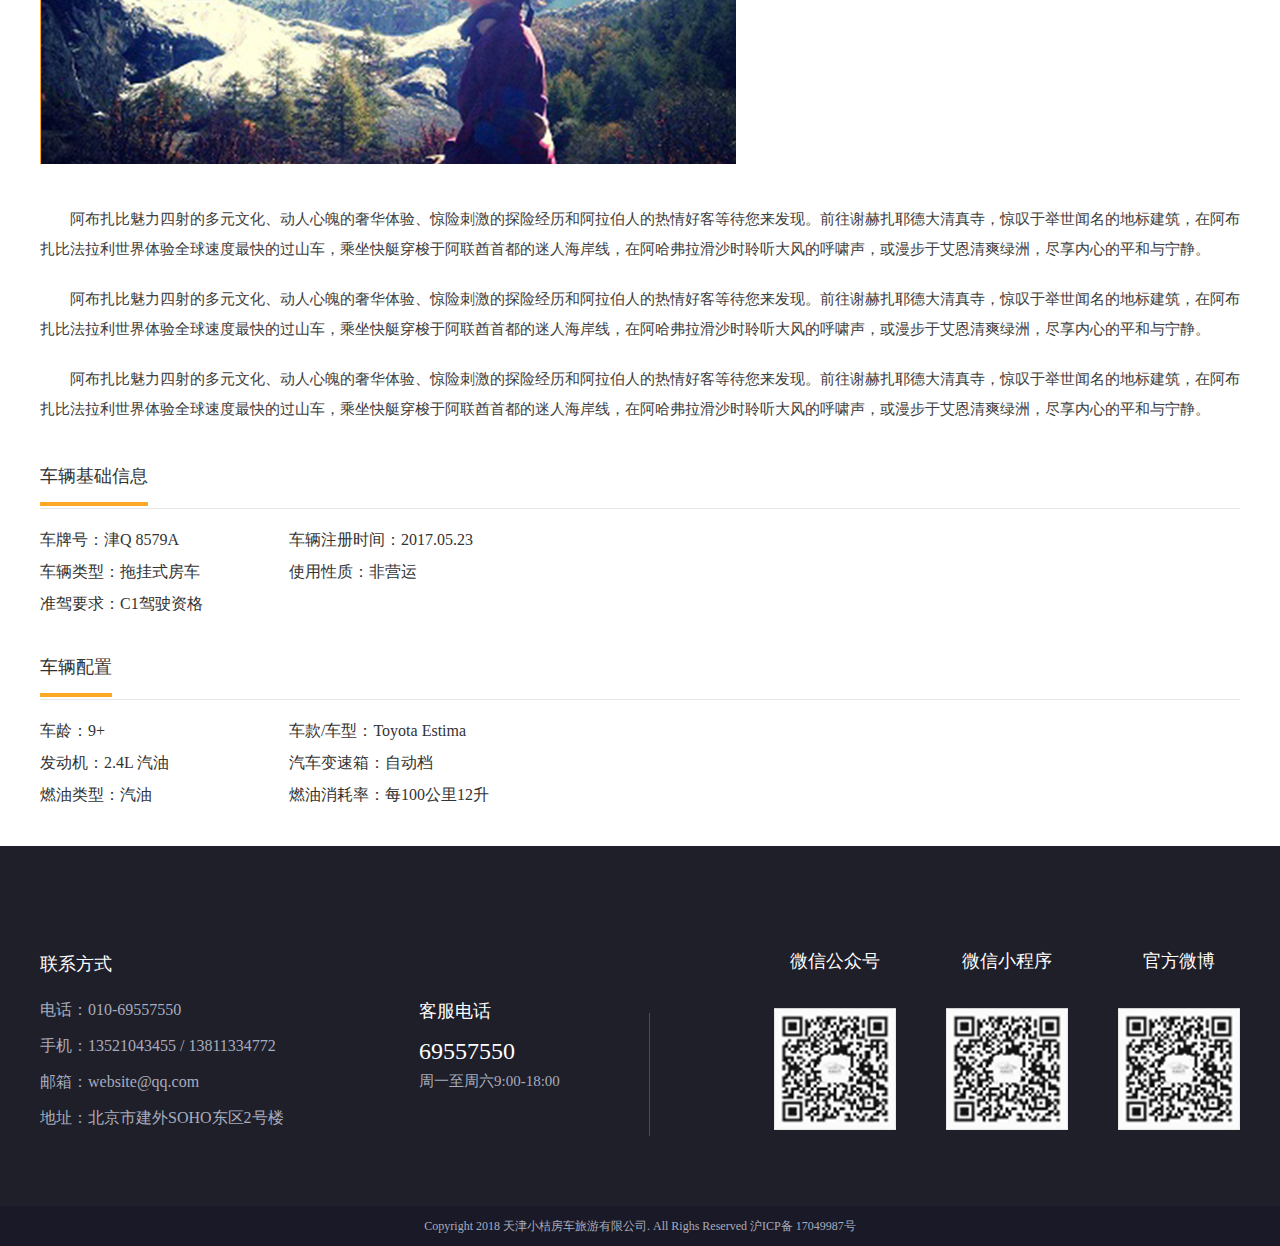
<file: 精品车型-详情.html>
<!DOCTYPE html>
<html>
<head>
	<meta charset="utf-8" />
	<title>详情</title>
	<!--轮播图css-->
    <link href="css/swiper.min.css" rel="stylesheet">
    <!--轮播图js-->
    <script src="js/swiper.min.js" type="text/javascript"></script>
    <!--本页面CSS↓-->
    <link rel="stylesheet" href="css/style.css">
    <script type="text/javascript" src="js/jquery-3.1.1.js"></script>
</head>
<body>
<!--导航栏-->
<div class="nav">
	<div class="nas">
		<img src="images/logo.png"/>
		<nav>
			<li class="checked"><a href="">首页</a></li>
			<li><a href="">线路推荐</a></li>
			<li><a href="">精选营地</a></li>
			<li><a href="">精品车型</a></li>
			<li><a href="">关于我们</a></li>
			<li><a href="">联系我们</a></li>
		</nav>
	</div>
</div>
<!--导航栏-->

<!--内容-->
<div class="head_img"><img src="images/carbg.png"/></div>
<section class="strategy_con">
	<div class="youaddress">
		<img src="images/addressye.png"/>
		您的位置 > <a href="">首页</a> > <a href="">精品车型</a> > <a href="">详情</a>
	</div>
	<div class="routedl">
		<dl>
			<dt><img src="images/routeimg1.png"/></dt>
			<dd>
				<div class="route_tit">2018款 格林卡诺 C2款</div>
				<div class="cardcon">
					这款时尚有趣的房车拥有齐全的生活设施并且在外观上看是一件精美绝伦的艺术作品。非常适合一对情侣或者两个朋友一起来趟澳大利亚大冒险！这款时尚有趣的房车拥有齐全的生活设施并且在外观上看是一件精美绝伦的艺术作品。非常适合一对情侣或者两个朋友一起来趟澳大利亚大冒险！ 这款时尚有趣的房车拥有齐全的生活设施并且在外观上看是一件精美绝伦的艺术作品。非常适合一对情侣或者两个朋友一起来趟澳大利亚大冒险！这款时尚有趣的房车拥有齐全的生活设施并且在外观上看是一件精美绝伦的艺术作品。非常适合一对情侣或者两个朋友一起来趟澳大利亚大冒险！ 
				</div>
				<div class="stgo">
					<span>出租182次</span>
				</div>
			</dd>
		</dl>
	</div>
	<div class="routtit"><span>现有功能</span></div>
	<div class="campdls">
		<dl>
			<dt><img src="images/water.png" width="31px" height="32px"/></dt>
			<dd>水槽</dd>
		</dl>
		<dl>
			<dt><img src="images/bingxiang.png" width="20px" height="28px"/></dt>
			<dd>冰箱</dd>
		</dl>
		<dl>
			<dt><img src="images/wc.png" width="30px" height="26px"/></dt>
			<dd>卫生间</dd>
		</dl>
		<dl>
			<dt><img src="images/xizao.png" width="32px" height="28px"/></dt>
			<dd>沐浴</dd>
		</dl>
		<dl>
			<dt><img src="images/kongtiao.png" width="33px" height="29px"/></dt>
			<dd>空调</dd>
		</dl>
		<dl>
			<dt><img src="images/chufang.png" width="33px" height="29px"/></dt>
			<dd>厨房</dd>
		</dl>
		<dl>
			<dt><img src="images/tv.png" width="33px" height="29px"/></dt>
			<dd>电视机</dd>
		</dl>
	</div>
	<div class="routtit"><span>产品简介</span></div>
	<div style=" text-align: left;">
		<p style="margin: 20px 0; text-indent: 2em;">阿布扎比魅力四射的多元文化、动人心魄的奢华体验、惊险刺激的探险经历和阿拉伯人的热情好客等待您来发现。前往谢赫扎耶德大清真寺，惊叹于举世闻名的地标建筑，在阿布扎比法拉利世界体验全球速度最快的过山车，乘坐快艇穿梭于阿联酋首都的迷人海岸线，在阿哈弗拉滑沙时聆听大风的呼啸声，或漫步于艾恩清爽绿洲，尽享内心的平和与宁静。</p>
		<p style="margin: 20px 0; text-indent: 2em;">阿布扎比魅力四射的多元文化、动人心魄的奢华体验、惊险刺激的探险经历和阿拉伯人的热情好客等待您来发现。前往谢赫扎耶德大清真寺，惊叹于举世闻名的地标建筑，在阿布扎比法拉利世界体验全球速度最快的过山车，乘坐快艇穿梭于阿联酋首都的迷人海岸线，在阿哈弗拉滑沙时聆听大风的呼啸声，或漫步于艾恩清爽绿洲，尽享内心的平和与宁静。</p>
		<p style="margin: 20px 0; text-indent: 2em;">阿布扎比魅力四射的多元文化、动人心魄的奢华体验、惊险刺激的探险经历和阿拉伯人的热情好客等待您来发现。前往谢赫扎耶德大清真寺，惊叹于举世闻名的地标建筑，在阿布扎比法拉利世界体验全球速度最快的过山车，乘坐快艇穿梭于阿联酋首都的迷人海岸线，在阿哈弗拉滑沙时聆听大风的呼啸声，或漫步于艾恩清爽绿洲，尽享内心的平和与宁静。</p>
		<img src="images/routimg2.png" style="margin: 20px 0;"/>
		<p style="margin: 20px 0; text-indent: 2em;">阿布扎比魅力四射的多元文化、动人心魄的奢华体验、惊险刺激的探险经历和阿拉伯人的热情好客等待您来发现。前往谢赫扎耶德大清真寺，惊叹于举世闻名的地标建筑，在阿布扎比法拉利世界体验全球速度最快的过山车，乘坐快艇穿梭于阿联酋首都的迷人海岸线，在阿哈弗拉滑沙时聆听大风的呼啸声，或漫步于艾恩清爽绿洲，尽享内心的平和与宁静。</p>
		<p style="margin: 20px 0; text-indent: 2em;">阿布扎比魅力四射的多元文化、动人心魄的奢华体验、惊险刺激的探险经历和阿拉伯人的热情好客等待您来发现。前往谢赫扎耶德大清真寺，惊叹于举世闻名的地标建筑，在阿布扎比法拉利世界体验全球速度最快的过山车，乘坐快艇穿梭于阿联酋首都的迷人海岸线，在阿哈弗拉滑沙时聆听大风的呼啸声，或漫步于艾恩清爽绿洲，尽享内心的平和与宁静。</p>
		<p style="margin: 20px 0; text-indent: 2em;">阿布扎比魅力四射的多元文化、动人心魄的奢华体验、惊险刺激的探险经历和阿拉伯人的热情好客等待您来发现。前往谢赫扎耶德大清真寺，惊叹于举世闻名的地标建筑，在阿布扎比法拉利世界体验全球速度最快的过山车，乘坐快艇穿梭于阿联酋首都的迷人海岸线，在阿哈弗拉滑沙时聆听大风的呼啸声，或漫步于艾恩清爽绿洲，尽享内心的平和与宁静。</p>
	</div>
	<div class="routtit"><span>车辆基础信息</span></div>
	<div class="carxinxi">
		<span>车牌号：津Q 8579A</span>
		<span>车辆注册时间：2017.05.23</span>
		<span>车辆类型：拖挂式房车</span>
		<span>使用性质：非营运</span>
		<span>准驾要求：C1驾驶资格</span>
	</div>
	<div class="routtit"><span>车辆配置</span></div>
	<div class="carxinxi">
		<span>车龄：9+</span>
		<span>车款/车型：Toyota Estima</span>
		<span>发动机：2.4L 汽油</span>
		<span>汽车变速箱：自动档</span>
		<span>燃油类型：汽油</span>
		<span>燃油消耗率：每100公里12升</span>
	</div>
	
	
</section>
<!--内容-->
<!--底部-->
<footer>
	<div class="foot">
		<div class="foot_left">
			<div class="lianxi">
				<p class="liantit">联系方式</p>
				<p>电话：010-69557550</p>
				<p>手机：13521043455 / 13811334772</p>
				<p>邮箱：website@qq.com</p>
				<p>地址：北京市建外SOHO东区2号楼</p>
			</div>
			<div class="kefu">
				<p class="liantit">客服电话</p>
				<p class="phone">69557550</p>
				<p>周一至周六9:00-18:00</p>
			</div>
		</div>
		<div class="foot_right">
			<dl>
				<dt>官方微博</dt>
				<dd><img src="images/erweima.png"/></dd>
			</dl>
			<dl>
				<dt>微信小程序</dt>
				<dd><img src="images/erweima.png"/></dd>
			</dl>
			<dl>
				<dt>微信公众号</dt>
				<dd><img src="images/erweima.png"/></dd>
			</dl>
		</div>
	</div>
	<div class="clear"></div>
</footer>
<div class="foot_last">Copyright 2018 天津小桔房车旅游有限公司. All Righs Reserved 沪ICP备 17049987号</div>	
<!--底部-->
</body>
</html>
</file>
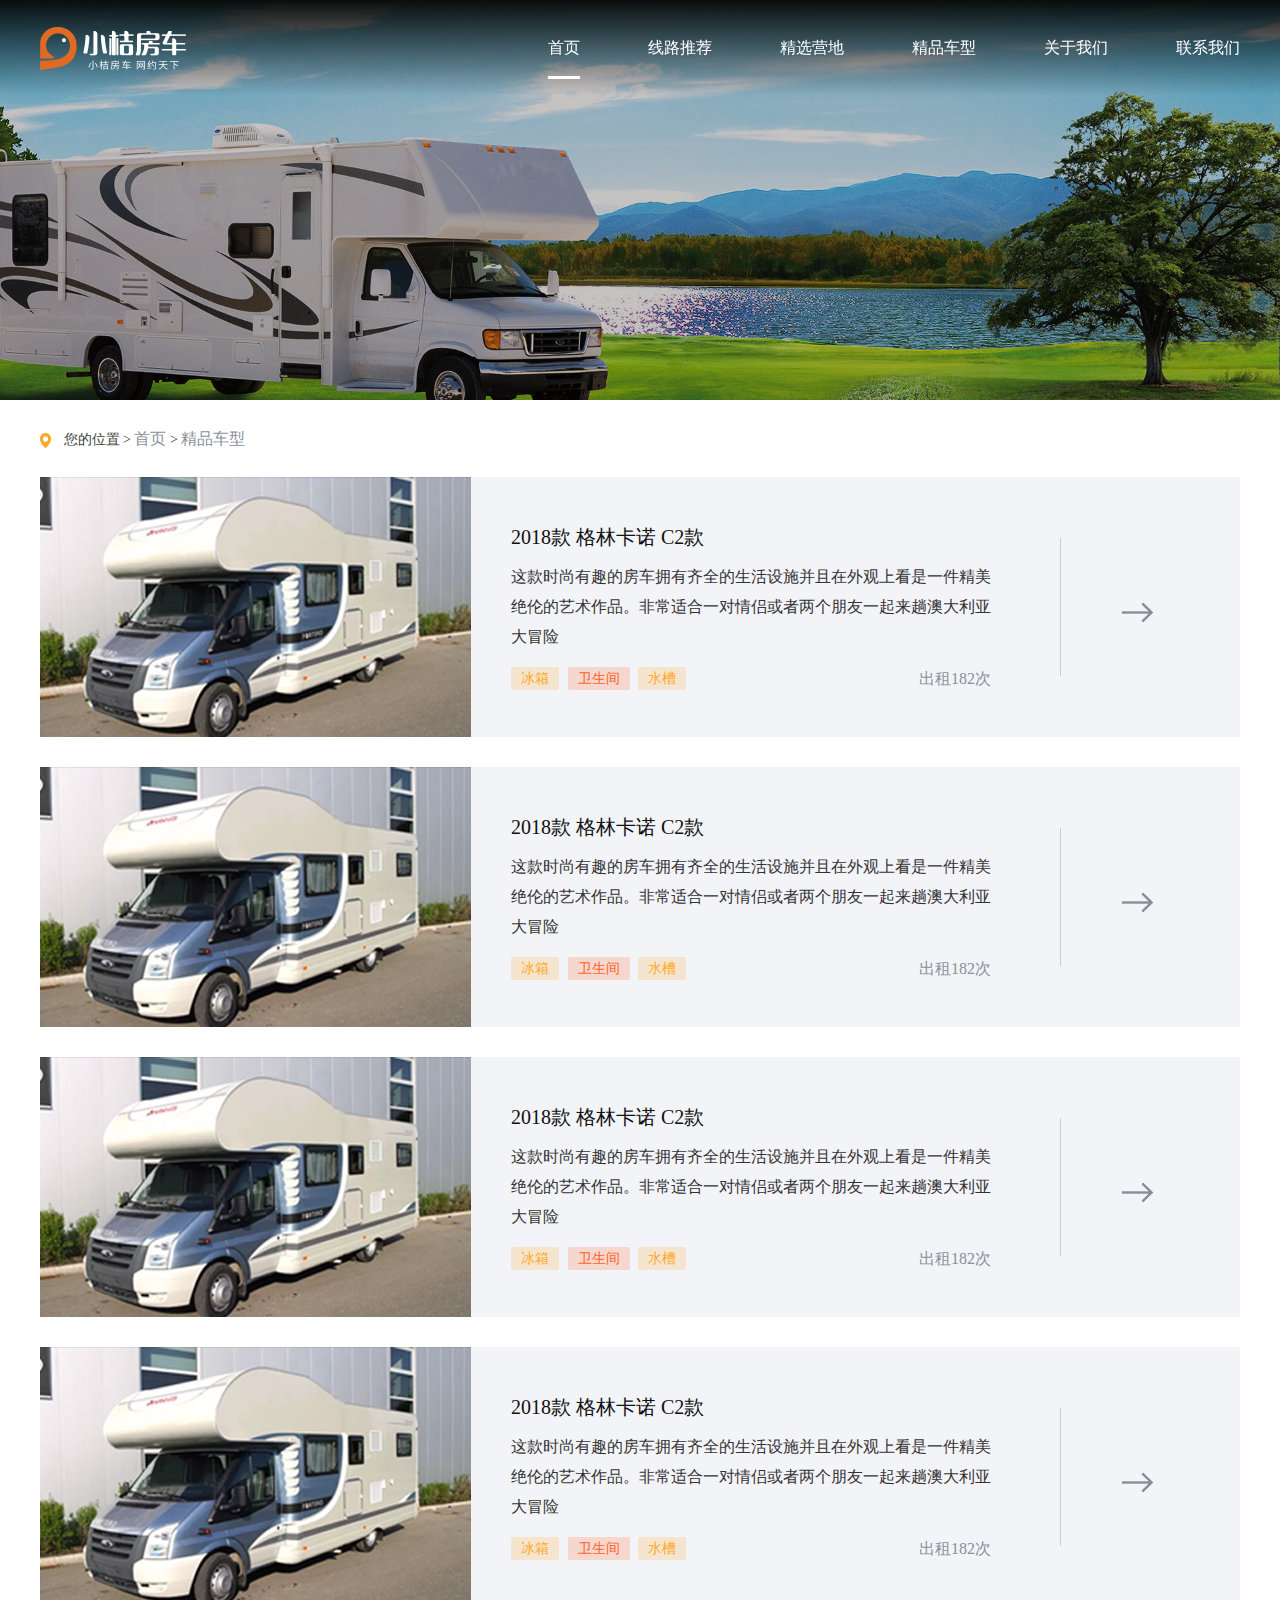
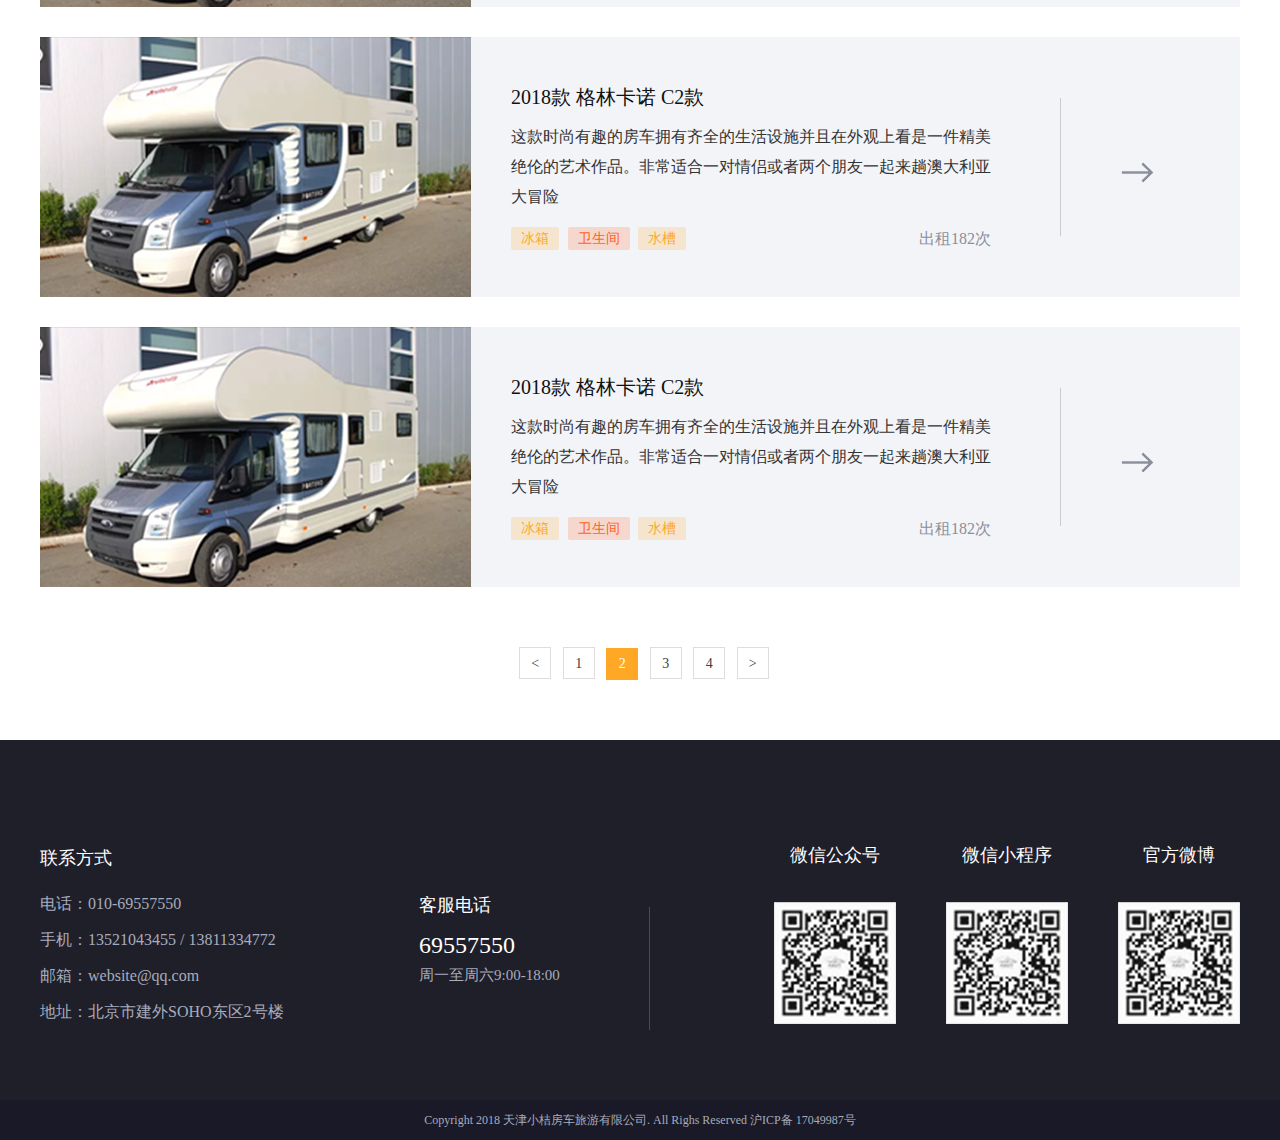
<file: 精品车型.html>
<!DOCTYPE html>
<html>
<head>
	<meta charset="utf-8" />
	<title>精品车型</title>
	<!--轮播图css-->
    <link href="css/swiper.min.css" rel="stylesheet">
    <!--轮播图js-->
    <script src="js/swiper.min.js" type="text/javascript"></script>
    <!--本页面CSS↓-->
    <link rel="stylesheet" href="css/style.css">
    <script type="text/javascript" src="js/jquery-3.1.1.js"></script>
</head>
<body>
<!--导航栏-->
<div class="nav">
	<div class="nas">
		<img src="images/logo.png"/>
		<nav>
			<li class="checked"><a href="">首页</a></li>
			<li><a href="">线路推荐</a></li>
			<li><a href="">精选营地</a></li>
			<li><a href="">精品车型</a></li>
			<li><a href="">关于我们</a></li>
			<li><a href="">联系我们</a></li>
		</nav>
	</div>
</div>
<!--导航栏-->

<!--内容-->
<div class="head_img"><img src="images/jpcx_banner.png"/></div>
<section class="strategy_aucon">
	<div class="youaddress">
		<img src="images/addressye.png"/>
		您的位置 > <a href="">首页</a> > <a href="">精品车型</a>
	</div>
	<ul class="cxList">
        <li>
        	<div class="imgWrapper"><img src="images/cxListImg1.png"/></div>
        	<div class="content">
        		<div class="container">
	        		<h3>2018款 格林卡诺 C2款</h3>
	        		<p>这款时尚有趣的房车拥有齐全的生活设施并且在外观上看是一件精美绝伦的艺术作品。非常适合一对情侣或者两个朋友一起来趟澳大利亚大冒险</p>
	        		<div class="labelContainer">
	        			<div class="left">
	        				<span class="bg1">冰箱</span>
	        				<span class="bg2">卫生间</span>
	        				<span class="bg1">水槽</span>
	        			</div>
	        			<div class="right">出租182次</div>
	        		</div>
	        	</div>
        		<div class="xian"></div>
        	</div>
        	<div class="arrow"><a href=""><img src="images/jpcxArrow.png"/></a></div>
        </li>
        <li>
        	<div class="imgWrapper"><img src="images/cxListImg1.png"/></div>
        	<div class="content">
        		<div class="container">
	        		<h3>2018款 格林卡诺 C2款</h3>
	        		<p>这款时尚有趣的房车拥有齐全的生活设施并且在外观上看是一件精美绝伦的艺术作品。非常适合一对情侣或者两个朋友一起来趟澳大利亚大冒险</p>
	        		<div class="labelContainer">
	        			<div class="left">
	        				<span class="bg1">冰箱</span>
	        				<span class="bg2">卫生间</span>
	        				<span class="bg1">水槽</span>
	        			</div>
	        			<div class="right">出租182次</div>
	        		</div>
	        	</div>
        		<div class="xian"></div>
        	</div>
        	<div class="arrow"><a href=""><img src="images/jpcxArrow.png"/></a></div>
        </li>
        <li>
        	<div class="imgWrapper"><img src="images/cxListImg1.png"/></div>
        	<div class="content">
        		<div class="container">
	        		<h3>2018款 格林卡诺 C2款</h3>
	        		<p>这款时尚有趣的房车拥有齐全的生活设施并且在外观上看是一件精美绝伦的艺术作品。非常适合一对情侣或者两个朋友一起来趟澳大利亚大冒险</p>
	        		<div class="labelContainer">
	        			<div class="left">
	        				<span class="bg1">冰箱</span>
	        				<span class="bg2">卫生间</span>
	        				<span class="bg1">水槽</span>
	        			</div>
	        			<div class="right">出租182次</div>
	        		</div>
	        	</div>
        		<div class="xian"></div>
        	</div>
        	<div class="arrow"><a href=""><img src="images/jpcxArrow.png"/></a></div>
        </li>
        <li>
        	<div class="imgWrapper"><img src="images/cxListImg1.png"/></div>
        	<div class="content">
        		<div class="container">
	        		<h3>2018款 格林卡诺 C2款</h3>
	        		<p>这款时尚有趣的房车拥有齐全的生活设施并且在外观上看是一件精美绝伦的艺术作品。非常适合一对情侣或者两个朋友一起来趟澳大利亚大冒险</p>
	        		<div class="labelContainer">
	        			<div class="left">
	        				<span class="bg1">冰箱</span>
	        				<span class="bg2">卫生间</span>
	        				<span class="bg1">水槽</span>
	        			</div>
	        			<div class="right">出租182次</div>
	        		</div>
	        	</div>
        		<div class="xian"></div>
        	</div>
        	<div class="arrow"><a href=""><img src="images/jpcxArrow.png"/></a></div>
        </li>
        <li>
        	<div class="imgWrapper"><img src="images/cxListImg1.png"/></div>
        	<div class="content">
        		<div class="container">
	        		<h3>2018款 格林卡诺 C2款</h3>
	        		<p>这款时尚有趣的房车拥有齐全的生活设施并且在外观上看是一件精美绝伦的艺术作品。非常适合一对情侣或者两个朋友一起来趟澳大利亚大冒险</p>
	        		<div class="labelContainer">
	        			<div class="left">
	        				<span class="bg1">冰箱</span>
	        				<span class="bg2">卫生间</span>
	        				<span class="bg1">水槽</span>
	        			</div>
	        			<div class="right">出租182次</div>
	        		</div>
	        	</div>
        		<div class="xian"></div>
        	</div>
        	<div class="arrow"><a href=""><img src="images/jpcxArrow.png"/></a></div>
        </li>
        <li>
        	<div class="imgWrapper"><img src="images/cxListImg1.png"/></div>
        	<div class="content">
        		<div class="container">
	        		<h3>2018款 格林卡诺 C2款</h3>
	        		<p>这款时尚有趣的房车拥有齐全的生活设施并且在外观上看是一件精美绝伦的艺术作品。非常适合一对情侣或者两个朋友一起来趟澳大利亚大冒险</p>
	        		<div class="labelContainer">
	        			<div class="left">
	        				<span class="bg1">冰箱</span>
	        				<span class="bg2">卫生间</span>
	        				<span class="bg1">水槽</span>
	        			</div>
	        			<div class="right">出租182次</div>
	        		</div>
	        	</div>
        		<div class="xian"></div>
        	</div>
        	<div class="arrow"><a href=""><img src="images/jpcxArrow.png"/></a></div>
        </li>
	</ul>
	<div class="fyBtn">
		<span><</span>
		<span>1</span>
		<span class="active">2</span>
		<span>3</span>
		<span>4</span>
		<span>></span>
	</div>
</section>
<!--内容-->
<!--底部-->
<footer>
	<div class="foot">
		<div class="foot_left">
			<div class="lianxi">
				<p class="liantit">联系方式</p>
				<p>电话：010-69557550</p>
				<p>手机：13521043455 / 13811334772</p>
				<p>邮箱：website@qq.com</p>
				<p>地址：北京市建外SOHO东区2号楼</p>
			</div>
			<div class="kefu">
				<p class="liantit">客服电话</p>
				<p class="phone">69557550</p>
				<p>周一至周六9:00-18:00</p>
			</div>
		</div>
		<div class="foot_right">
			<dl>
				<dt>官方微博</dt>
				<dd><img src="images/erweima.png"/></dd>
			</dl>
			<dl>
				<dt>微信小程序</dt>
				<dd><img src="images/erweima.png"/></dd>
			</dl>
			<dl>
				<dt>微信公众号</dt>
				<dd><img src="images/erweima.png"/></dd>
			</dl>
		</div>
	</div>
	<div class="clear"></div>
</footer>
<div class="foot_last">Copyright 2018 天津小桔房车旅游有限公司. All Righs Reserved 沪ICP备 17049987号</div>	
<!--底部-->
</body>
</html>
</file>
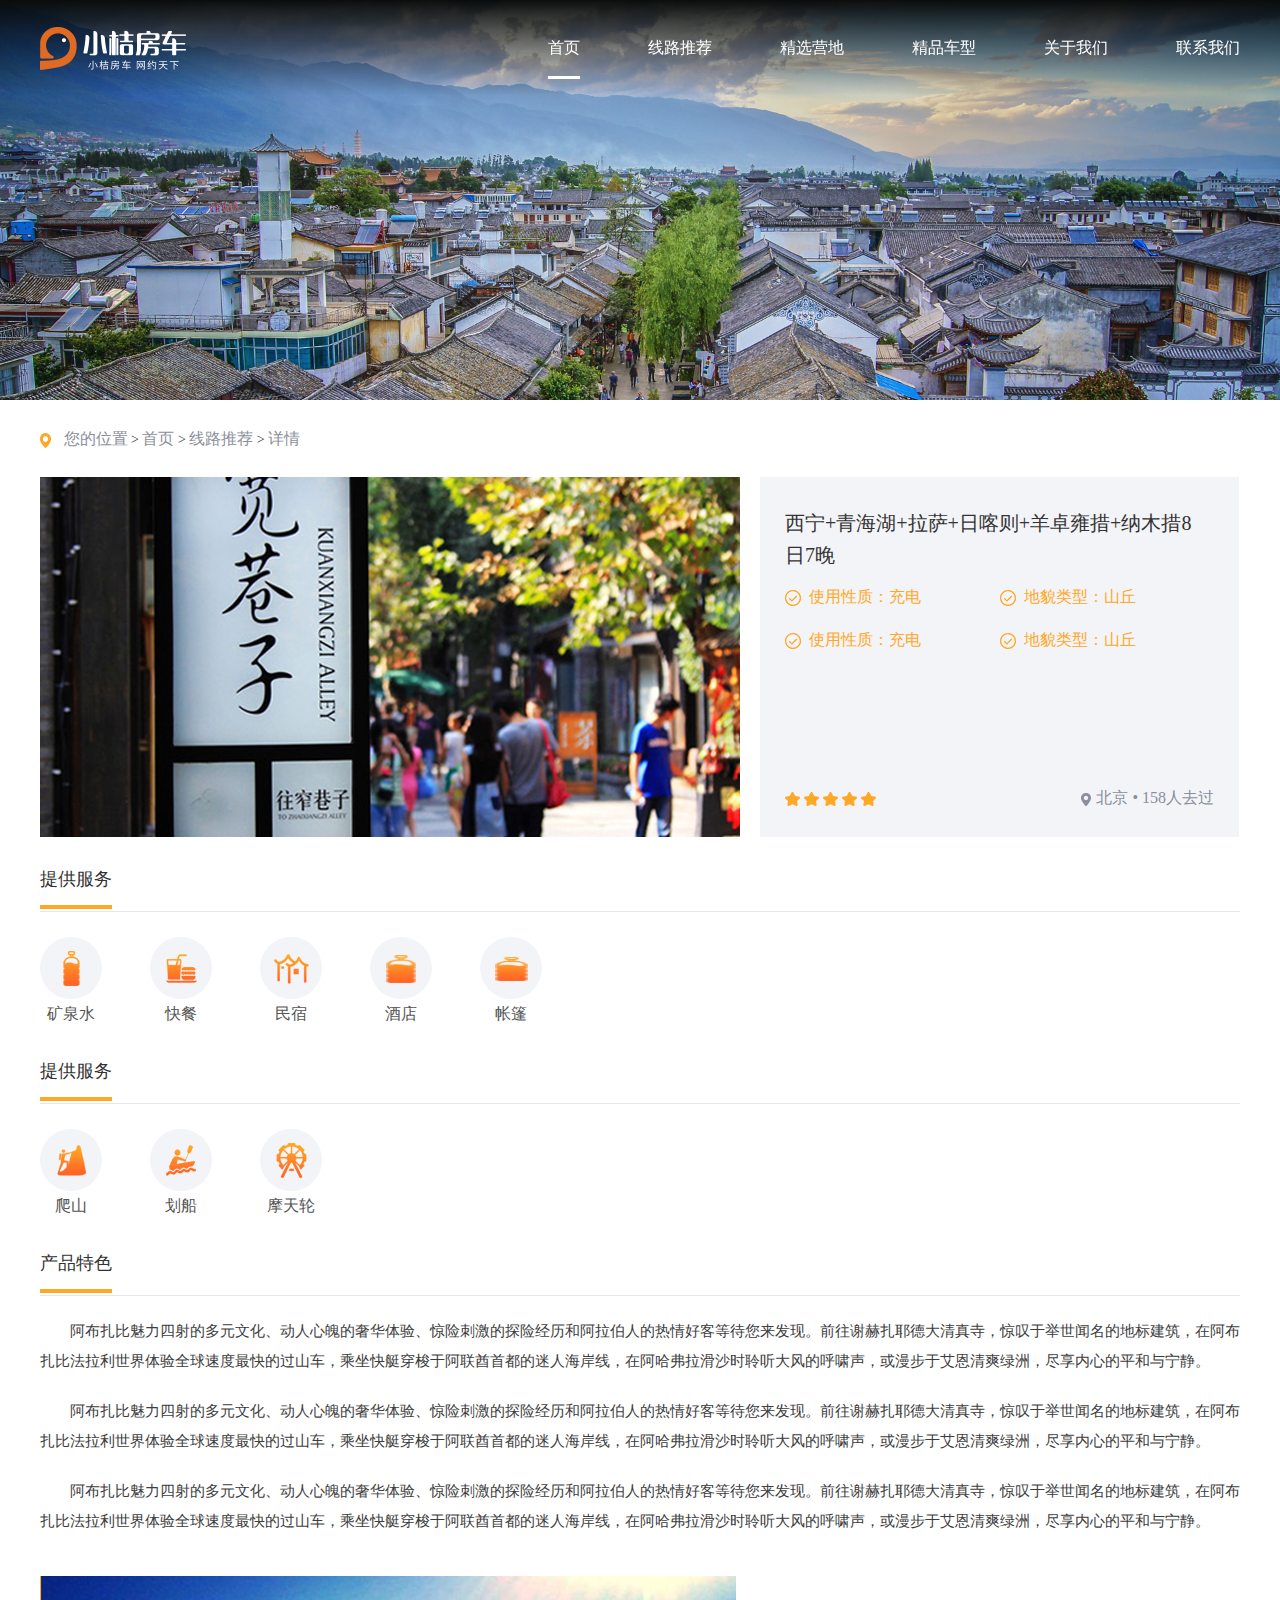
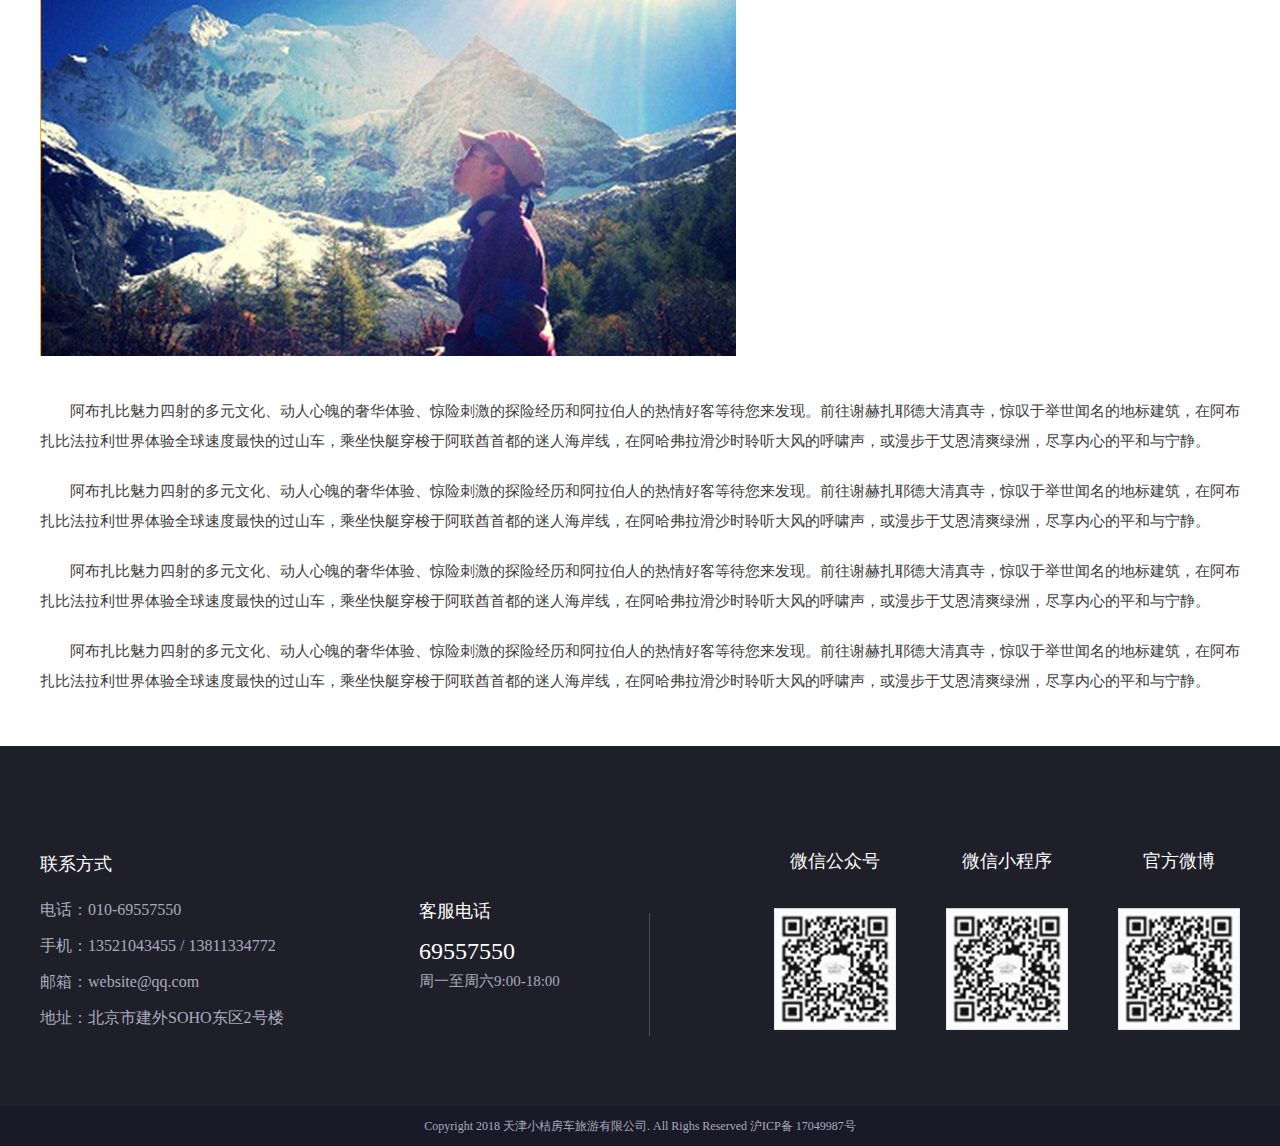
<file: 精选营地-详情.html>
<!DOCTYPE html>
<html>
<head>
	<meta charset="utf-8" />
	<title>详情</title>
	<!--轮播图css-->
    <link href="css/swiper.min.css" rel="stylesheet">
    <!--轮播图js-->
    <script src="js/swiper.min.js" type="text/javascript"></script>
    <!--本页面CSS↓-->
    <link rel="stylesheet" href="css/style.css">
    <script type="text/javascript" src="js/jquery-3.1.1.js"></script>
</head>
<body>
<!--导航栏-->
<div class="nav">
	<div class="nas">
		<img src="images/logo.png"/>
		<nav>
			<li class="checked"><a href="">首页</a></li>
			<li><a href="">线路推荐</a></li>
			<li><a href="">精选营地</a></li>
			<li><a href="">精品车型</a></li>
			<li><a href="">关于我们</a></li>
			<li><a href="">联系我们</a></li>
		</nav>
	</div>
</div>
<!--导航栏-->

<!--内容-->
<div class="head_img"><img src="images/campbg.png"/></div>
<section class="strategy_con">
	<div class="youaddress">
		<img src="images/addressye.png"/>
		<a href="">您的位置</a> > <a href="">首页</a> > <a href="">线路推荐</a> > <a href="">详情</a>
	</div>
	<div class="routedl">
		<dl>
			<dt><img src="images/routeimg1.png"/></dt>
			<dd>
				<div class="route_tit">西宁+青海湖+拉萨+日喀则+羊卓雍措+纳木措8 日7晚</div>
				<div class="camp_dlcon">
					<div class="campdui">
						<span><img src="images/dui.png"/>使用性质：充电</span><span><img src="images/dui.png"/>地貌类型：山丘</span>
						<span><img src="images/dui.png"/>使用性质：充电</span><span><img src="images/dui.png"/>地貌类型：山丘</span>
					</div>
				</div>
				<div class="stgo">
					<img src="images/star.png"/>
					<img src="images/star.png"/>
					<img src="images/star.png"/>
					<img src="images/star.png"/>
					<img src="images/star.png"/>
					<span><img src="images/address.png" width="10px" height="13px" style=" margin-right:5px;"/>北京 • 158人去过</span>
				</div>
			</dd>
		</dl>
	</div>
	<div class="routtit"><span>提供服务</span></div>
	<div class="campdls">
		<dl>
			<dt><img src="images/kuangquanshui.png" width="17px" height="35px"/></dt>
			<dd>矿泉水</dd>
		</dl>
		<dl>
			<dt><img src="images/kuaican.png" width="31px" height="29px"/></dt>
			<dd>快餐</dd>
		</dl>
		<dl>
			<dt><img src="images/minsu.png" width="35px" height="30px"/></dt>
			<dd>民宿</dd>
		</dl>
		<dl>
			<dt><img src="images/kuangquanshui.png" width="30px" height="28px"/></dt>
			<dd>酒店</dd>
		</dl>
		<dl>
			<dt><img src="images/kuangquanshui.png" width="33px" height="24px"/></dt>
			<dd>帐篷</dd>
		</dl>
	</div>
	<div class="routtit"><span>提供服务</span></div>
	<div class="campdls">
		<dl>
			<dt><img src="images/mountain.png" width="29px" height="31px"/></dt>
			<dd>爬山</dd>
		</dl>
		<dl>
			<dt><img src="images/huachuan.png" width="30px" height="31px"/></dt>
			<dd>划船</dd>
		</dl>
		<dl>
			<dt><img src="images/wheel.png" width="31px" height="35px"/></dt>
			<dd>摩天轮</dd>
		</dl>
	</div>
	
	<div class="routtit"><span>产品特色</span></div>
	<div style=" text-align: left;">
		<p style="margin: 20px 0; text-indent: 2em;">阿布扎比魅力四射的多元文化、动人心魄的奢华体验、惊险刺激的探险经历和阿拉伯人的热情好客等待您来发现。前往谢赫扎耶德大清真寺，惊叹于举世闻名的地标建筑，在阿布扎比法拉利世界体验全球速度最快的过山车，乘坐快艇穿梭于阿联酋首都的迷人海岸线，在阿哈弗拉滑沙时聆听大风的呼啸声，或漫步于艾恩清爽绿洲，尽享内心的平和与宁静。</p>
		<p style="margin: 20px 0; text-indent: 2em;">阿布扎比魅力四射的多元文化、动人心魄的奢华体验、惊险刺激的探险经历和阿拉伯人的热情好客等待您来发现。前往谢赫扎耶德大清真寺，惊叹于举世闻名的地标建筑，在阿布扎比法拉利世界体验全球速度最快的过山车，乘坐快艇穿梭于阿联酋首都的迷人海岸线，在阿哈弗拉滑沙时聆听大风的呼啸声，或漫步于艾恩清爽绿洲，尽享内心的平和与宁静。</p>
		<p style="margin: 20px 0; text-indent: 2em;">阿布扎比魅力四射的多元文化、动人心魄的奢华体验、惊险刺激的探险经历和阿拉伯人的热情好客等待您来发现。前往谢赫扎耶德大清真寺，惊叹于举世闻名的地标建筑，在阿布扎比法拉利世界体验全球速度最快的过山车，乘坐快艇穿梭于阿联酋首都的迷人海岸线，在阿哈弗拉滑沙时聆听大风的呼啸声，或漫步于艾恩清爽绿洲，尽享内心的平和与宁静。</p>
		<img src="images/routimg2.png" style="margin: 20px 0;"/>
		<p style="margin: 20px 0; text-indent: 2em;">阿布扎比魅力四射的多元文化、动人心魄的奢华体验、惊险刺激的探险经历和阿拉伯人的热情好客等待您来发现。前往谢赫扎耶德大清真寺，惊叹于举世闻名的地标建筑，在阿布扎比法拉利世界体验全球速度最快的过山车，乘坐快艇穿梭于阿联酋首都的迷人海岸线，在阿哈弗拉滑沙时聆听大风的呼啸声，或漫步于艾恩清爽绿洲，尽享内心的平和与宁静。</p>
		<p style="margin: 20px 0; text-indent: 2em;">阿布扎比魅力四射的多元文化、动人心魄的奢华体验、惊险刺激的探险经历和阿拉伯人的热情好客等待您来发现。前往谢赫扎耶德大清真寺，惊叹于举世闻名的地标建筑，在阿布扎比法拉利世界体验全球速度最快的过山车，乘坐快艇穿梭于阿联酋首都的迷人海岸线，在阿哈弗拉滑沙时聆听大风的呼啸声，或漫步于艾恩清爽绿洲，尽享内心的平和与宁静。</p>
		<p style="margin: 20px 0; text-indent: 2em;">阿布扎比魅力四射的多元文化、动人心魄的奢华体验、惊险刺激的探险经历和阿拉伯人的热情好客等待您来发现。前往谢赫扎耶德大清真寺，惊叹于举世闻名的地标建筑，在阿布扎比法拉利世界体验全球速度最快的过山车，乘坐快艇穿梭于阿联酋首都的迷人海岸线，在阿哈弗拉滑沙时聆听大风的呼啸声，或漫步于艾恩清爽绿洲，尽享内心的平和与宁静。</p>
		<p style="margin: 20px 0; text-indent: 2em; margin-bottom: 50px;">阿布扎比魅力四射的多元文化、动人心魄的奢华体验、惊险刺激的探险经历和阿拉伯人的热情好客等待您来发现。前往谢赫扎耶德大清真寺，惊叹于举世闻名的地标建筑，在阿布扎比法拉利世界体验全球速度最快的过山车，乘坐快艇穿梭于阿联酋首都的迷人海岸线，在阿哈弗拉滑沙时聆听大风的呼啸声，或漫步于艾恩清爽绿洲，尽享内心的平和与宁静。</p>
	</div>
	
	
	
</section>
<!--内容-->
<!--底部-->
<footer>
	<div class="foot">
		<div class="foot_left">
			<div class="lianxi">
				<p class="liantit">联系方式</p>
				<p>电话：010-69557550</p>
				<p>手机：13521043455 / 13811334772</p>
				<p>邮箱：website@qq.com</p>
				<p>地址：北京市建外SOHO东区2号楼</p>
			</div>
			<div class="kefu">
				<p class="liantit">客服电话</p>
				<p class="phone">69557550</p>
				<p>周一至周六9:00-18:00</p>
			</div>
		</div>
		<div class="foot_right">
			<dl>
				<dt>官方微博</dt>
				<dd><img src="images/erweima.png"/></dd>
			</dl>
			<dl>
				<dt>微信小程序</dt>
				<dd><img src="images/erweima.png"/></dd>
			</dl>
			<dl>
				<dt>微信公众号</dt>
				<dd><img src="images/erweima.png"/></dd>
			</dl>
		</div>
	</div>
	<div class="clear"></div>
</footer>
<div class="foot_last">Copyright 2018 天津小桔房车旅游有限公司. All Righs Reserved 沪ICP备 17049987号</div>	
<!--底部-->
</body>
</html>
</file>
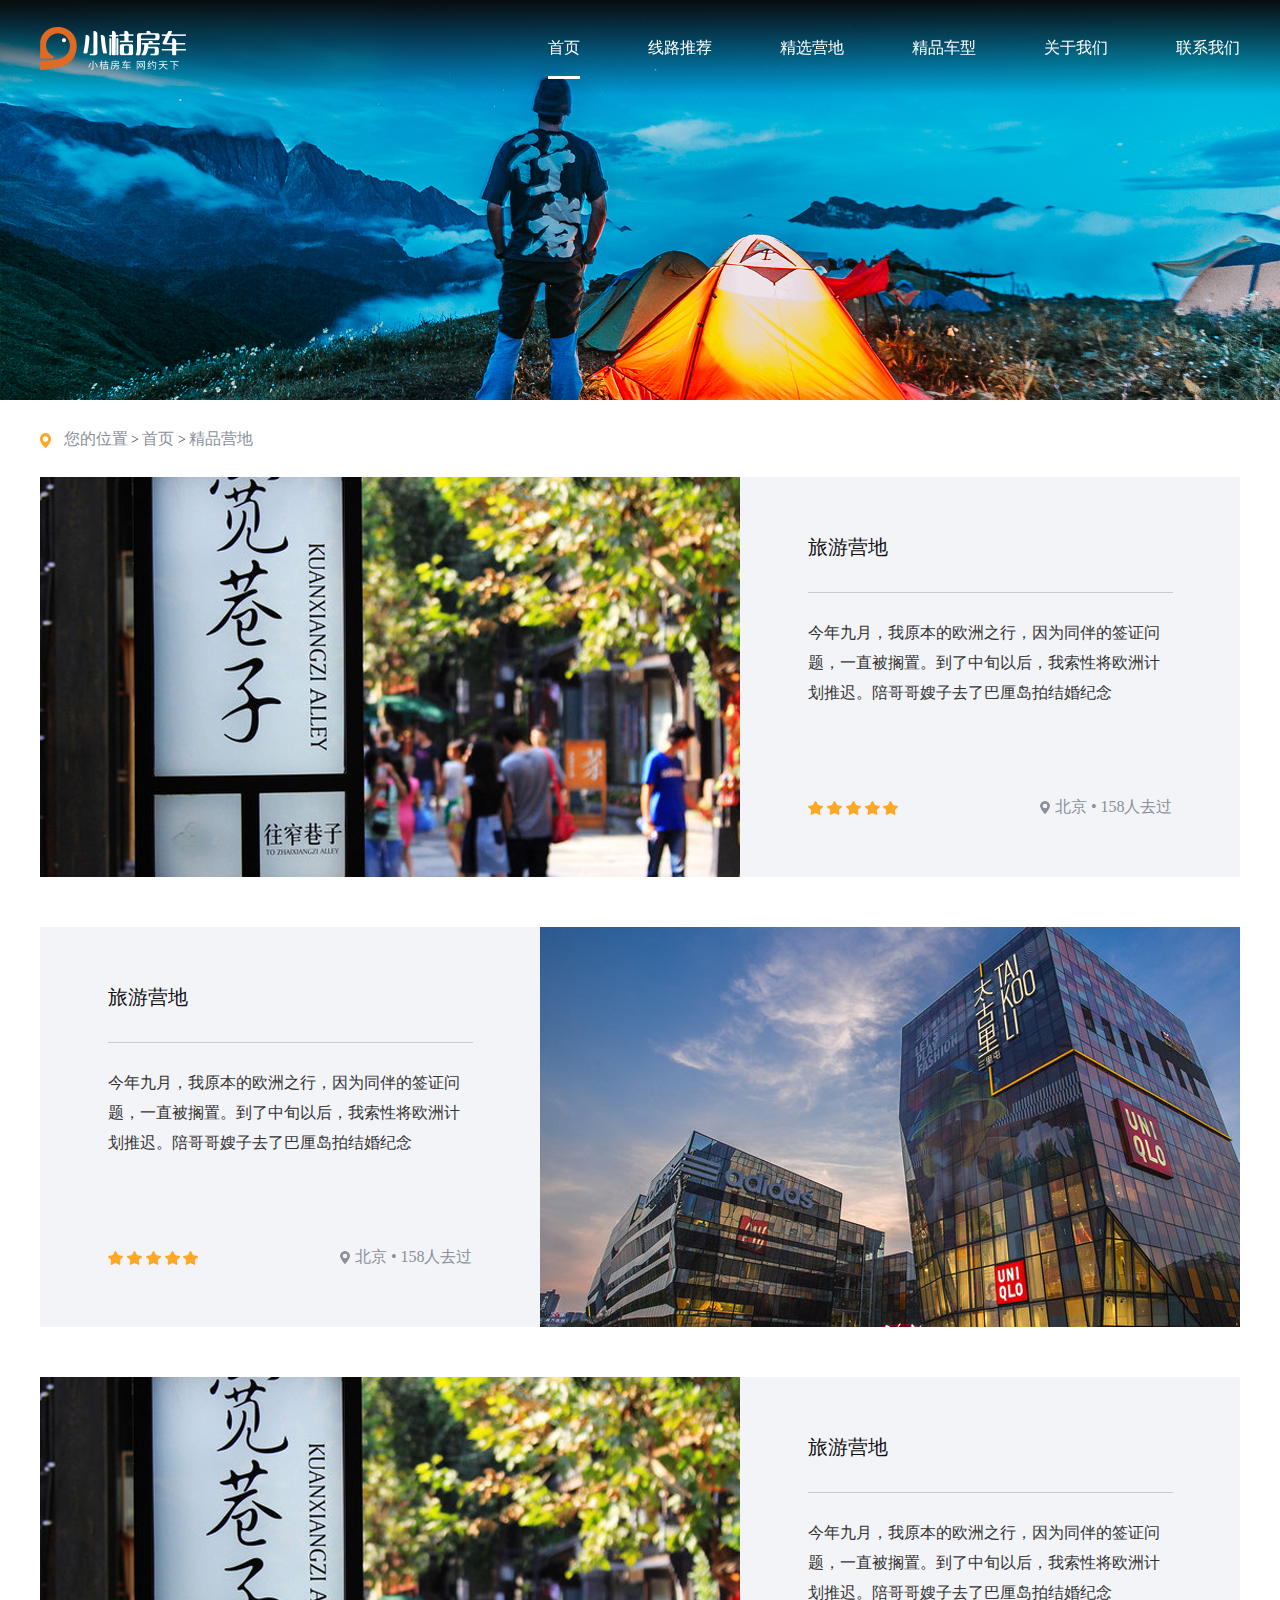
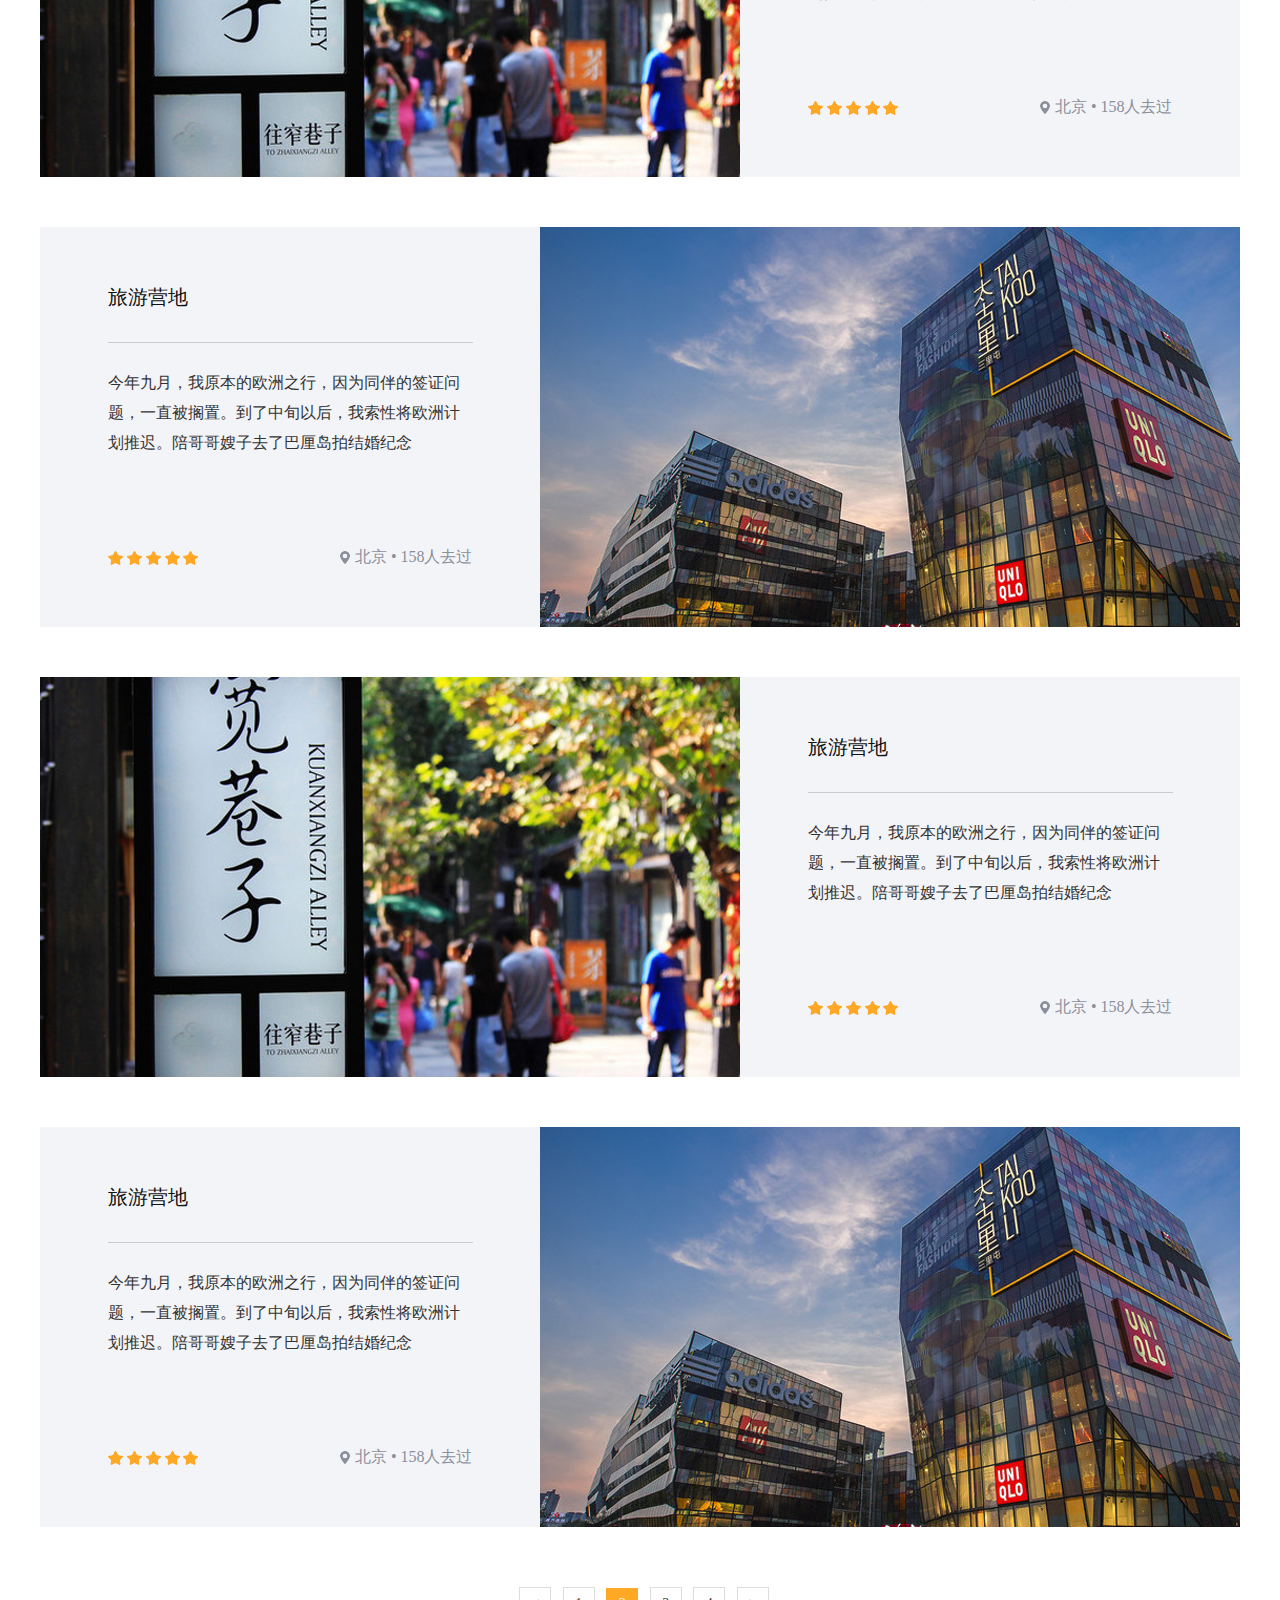
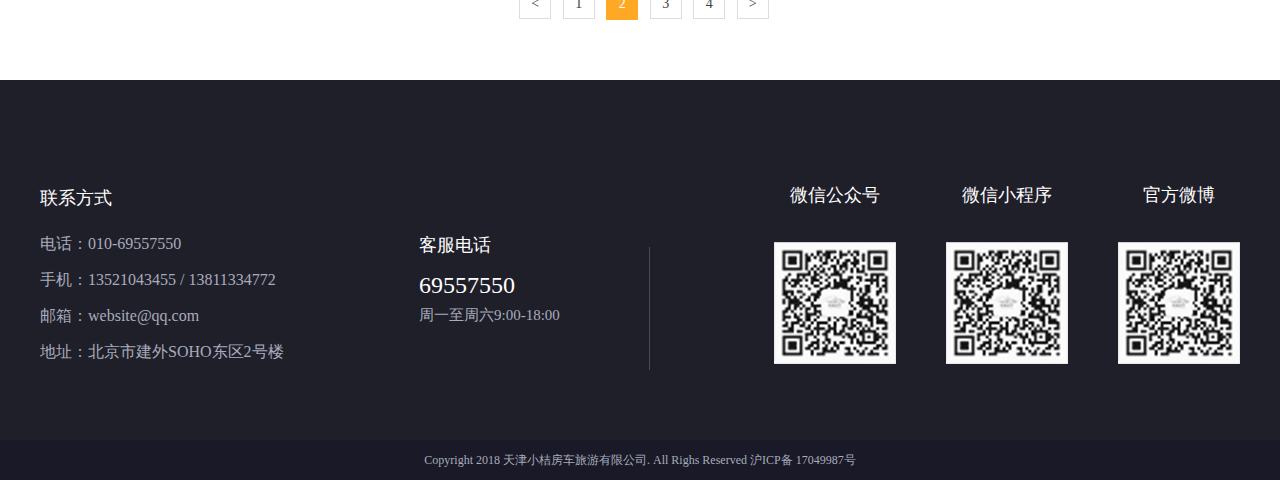
<file: 精选营地.html>
<!DOCTYPE html>
<html>
<head>
	<meta charset="utf-8" />
	<title>精品营地</title>
	<!--轮播图css-->
    <link href="css/swiper.min.css" rel="stylesheet">
    <!--轮播图js-->
    <script src="js/swiper.min.js" type="text/javascript"></script>
    <!--本页面CSS↓-->
    <link rel="stylesheet" href="css/style.css">
    <script type="text/javascript" src="js/jquery-3.1.1.js"></script>
</head>
<body>
<!--导航栏-->
<div class="nav">
	<div class="nas">
		<img src="images/logo.png"/>
		<nav>
			<li class="checked"><a href="">首页</a></li>
			<li><a href="">线路推荐</a></li>
			<li><a href="">精选营地</a></li>
			<li><a href="">精品车型</a></li>
			<li><a href="">关于我们</a></li>
			<li><a href="">联系我们</a></li>
		</nav>
	</div>
</div>
<!--导航栏-->

<!--内容-->
<div class="head_img"><img src="images/jxyd_banner.png"/></div>
<section class="strategy_aucon">
	<div class="youaddress">
		<img src="images/addressye.png"/>
		<a href="">您的位置</a> > <a href="">首页</a> > <a href="">精品营地</a>
	</div>
	<ul class="ydList">
       <li>
            <div class="imgWrapper"><img src="images/ydListImg1.png"/></div>
            <div class="content">
                <div class="container">
                    <h3>旅游营地</h3>
                    <p>今年九月，我原本的欧洲之行，因为同伴的签证问题，一直被搁置。到了中旬以后，我索性将欧洲计划推迟。陪哥哥嫂子去了巴厘岛拍结婚纪念</p>
                    <div class="pingjia">
                        <div class="left"><img src="images/staricon.png"/></div>
                        <div class="right">北京 • 158人去过</div>
                    </div>
                </div>
            </div>
       </li>
       <li>
            <div class="content">
                <div class="container">
                    <h3>旅游营地</h3>
                    <p>今年九月，我原本的欧洲之行，因为同伴的签证问题，一直被搁置。到了中旬以后，我索性将欧洲计划推迟。陪哥哥嫂子去了巴厘岛拍结婚纪念</p>
                    <div class="pingjia">
                        <div class="left"><img src="images/staricon.png"/></div>
                        <div class="right">北京 • 158人去过</div>
                    </div>
                </div>
            </div>
            <div class="imgWrapper"><img src="images/ydListImg2.png"/></div>
       </li>
       <li>
            <div class="imgWrapper"><img src="images/ydListImg1.png"/></div>
            <div class="content">
                <div class="container">
                    <h3>旅游营地</h3>
                    <p>今年九月，我原本的欧洲之行，因为同伴的签证问题，一直被搁置。到了中旬以后，我索性将欧洲计划推迟。陪哥哥嫂子去了巴厘岛拍结婚纪念</p>
                    <div class="pingjia">
                        <div class="left"><img src="images/staricon.png"/></div>
                        <div class="right">北京 • 158人去过</div>
                    </div>
                </div>
            </div>
       </li>
       <li>
            <div class="content">
                <div class="container">
                    <h3>旅游营地</h3>
                    <p>今年九月，我原本的欧洲之行，因为同伴的签证问题，一直被搁置。到了中旬以后，我索性将欧洲计划推迟。陪哥哥嫂子去了巴厘岛拍结婚纪念</p>
                    <div class="pingjia">
                        <div class="left"><img src="images/staricon.png"/></div>
                        <div class="right">北京 • 158人去过</div>
                    </div>
                </div>
            </div>
            <div class="imgWrapper"><img src="images/ydListImg2.png"/></div>
       </li>
       <li>
            <div class="imgWrapper"><img src="images/ydListImg1.png"/></div>
            <div class="content">
                <div class="container">
                    <h3>旅游营地</h3>
                    <p>今年九月，我原本的欧洲之行，因为同伴的签证问题，一直被搁置。到了中旬以后，我索性将欧洲计划推迟。陪哥哥嫂子去了巴厘岛拍结婚纪念</p>
                    <div class="pingjia">
                        <div class="left"><img src="images/staricon.png"/></div>
                        <div class="right">北京 • 158人去过</div>
                    </div>
                </div>
            </div>
       </li>
       <li>
            <div class="content">
                <div class="container">
                    <h3>旅游营地</h3>
                    <p>今年九月，我原本的欧洲之行，因为同伴的签证问题，一直被搁置。到了中旬以后，我索性将欧洲计划推迟。陪哥哥嫂子去了巴厘岛拍结婚纪念</p>
                    <div class="pingjia">
                        <div class="left"><img src="images/staricon.png"/></div>
                        <div class="right">北京 • 158人去过</div>
                    </div>
                </div>
            </div>
            <div class="imgWrapper"><img src="images/ydListImg2.png"/></div>
       </li>
	</ul>
	<div class="fyBtn">
		<span><</span>
		<span>1</span>
		<span class="active">2</span>
		<span>3</span>
		<span>4</span>
		<span>></span>
	</div>
</section>
<!--内容-->
<!--底部-->
<footer>
	<div class="foot">
		<div class="foot_left">
			<div class="lianxi">
				<p class="liantit">联系方式</p>
				<p>电话：010-69557550</p>
				<p>手机：13521043455 / 13811334772</p>
				<p>邮箱：website@qq.com</p>
				<p>地址：北京市建外SOHO东区2号楼</p>
			</div>
			<div class="kefu">
				<p class="liantit">客服电话</p>
				<p class="phone">69557550</p>
				<p>周一至周六9:00-18:00</p>
			</div>
		</div>
		<div class="foot_right">
			<dl>
				<dt>官方微博</dt>
				<dd><img src="images/erweima.png"/></dd>
			</dl>
			<dl>
				<dt>微信小程序</dt>
				<dd><img src="images/erweima.png"/></dd>
			</dl>
			<dl>
				<dt>微信公众号</dt>
				<dd><img src="images/erweima.png"/></dd>
			</dl>
		</div>
	</div>
	<div class="clear"></div>
</footer>
<div class="foot_last">Copyright 2018 天津小桔房车旅游有限公司. All Righs Reserved 沪ICP备 17049987号</div>	
<!--底部-->
</body>
</html>
</file>
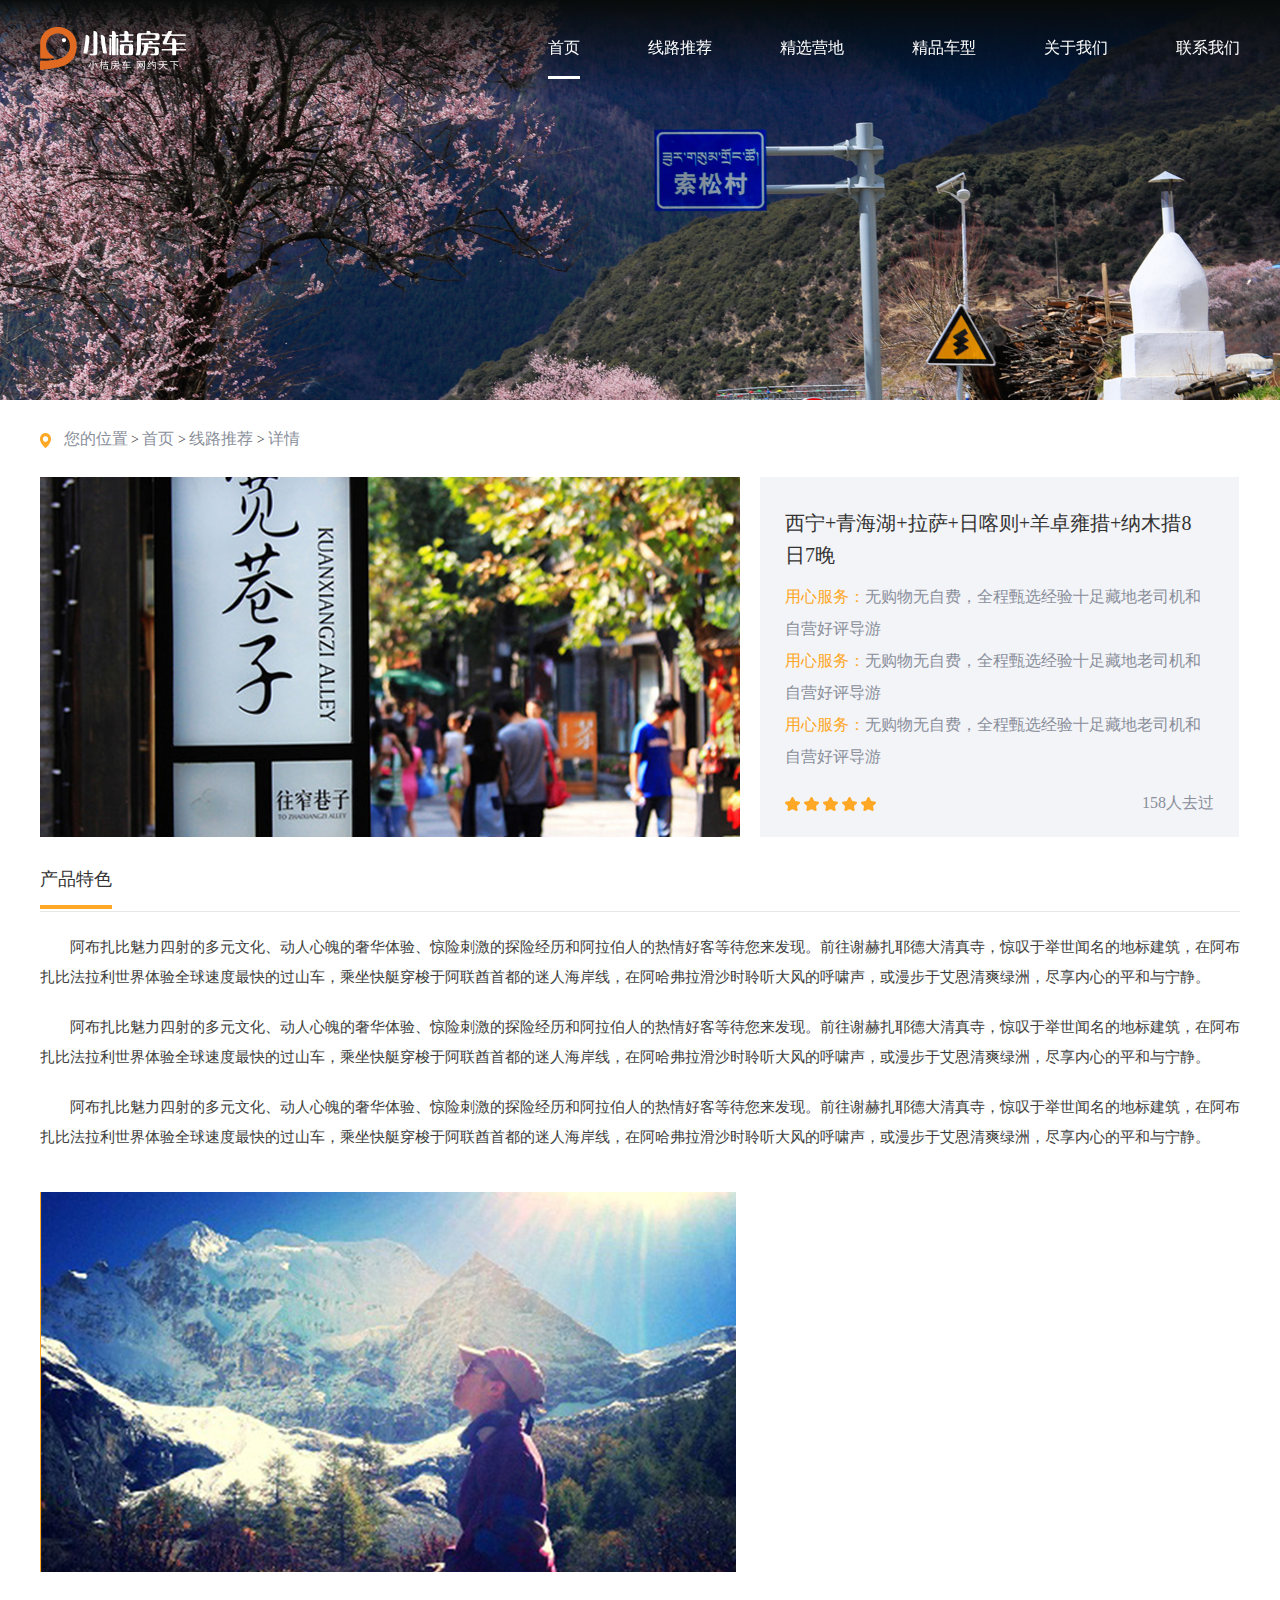
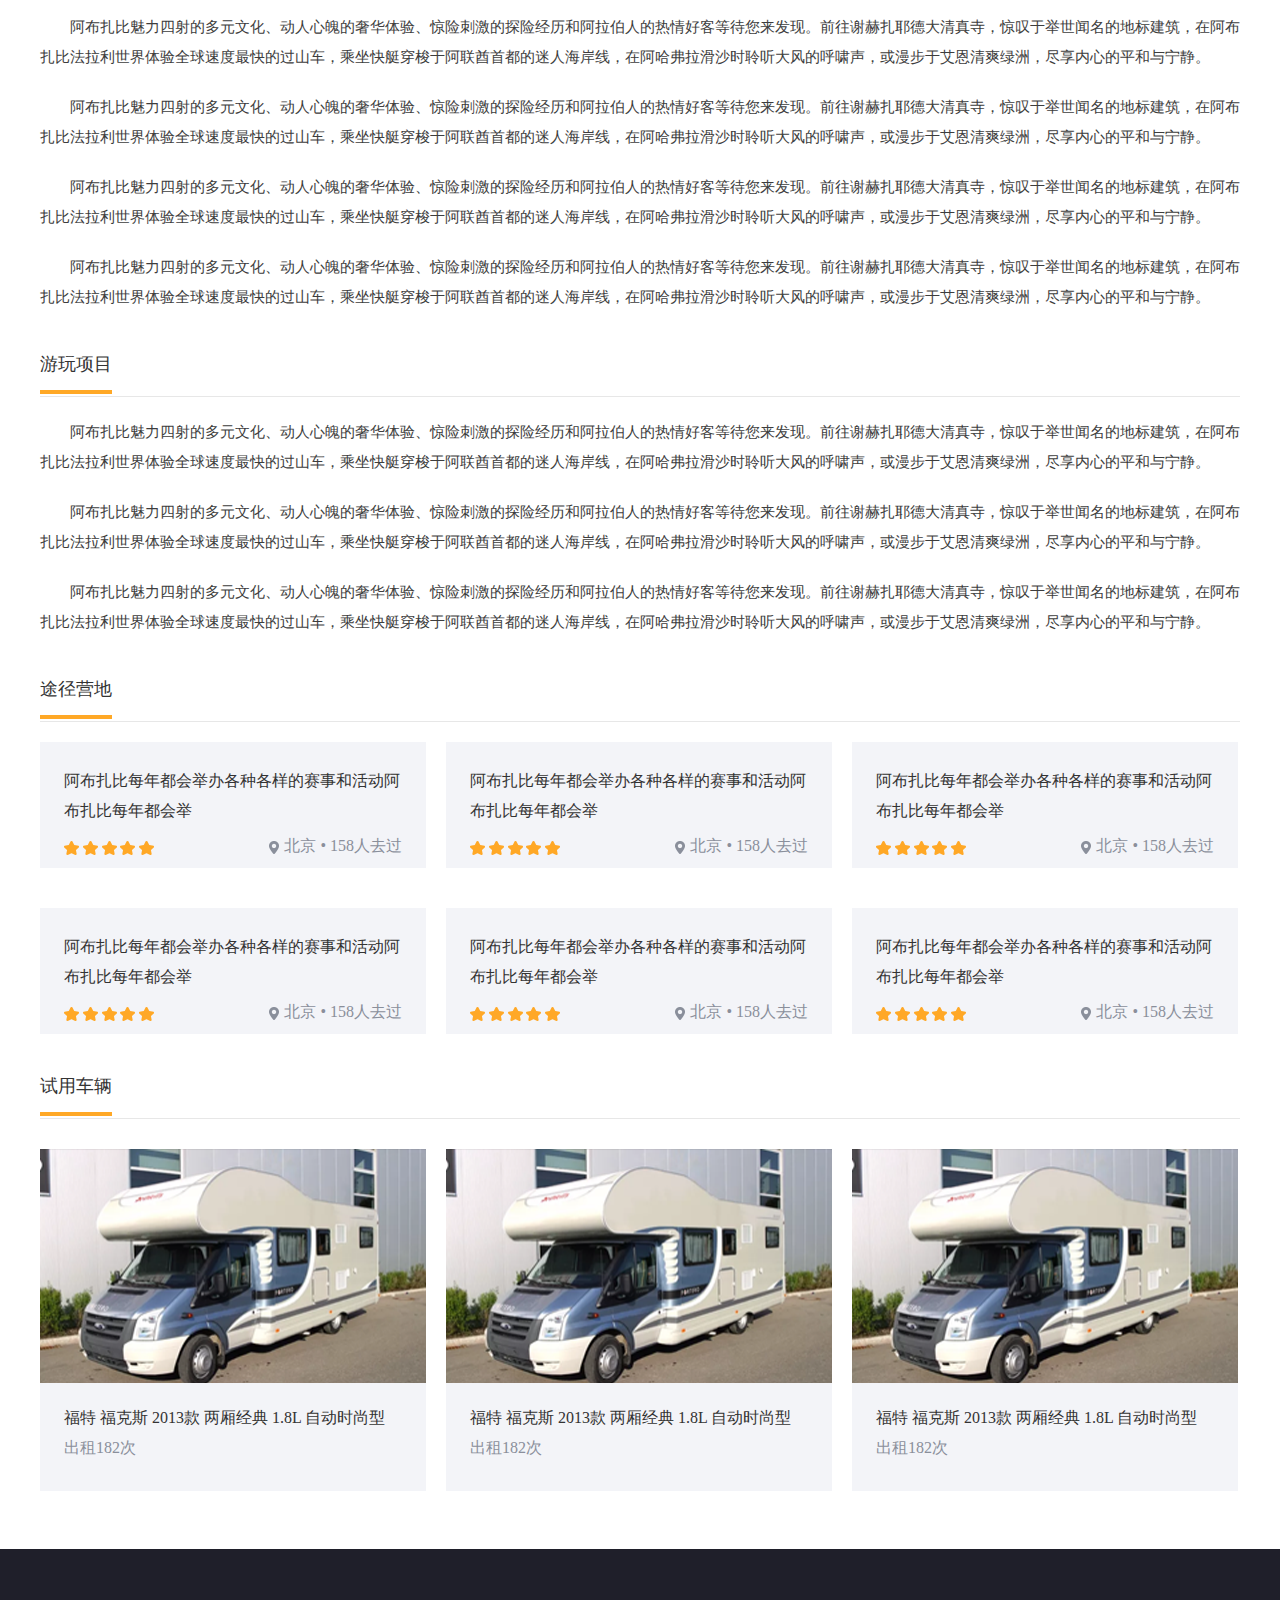
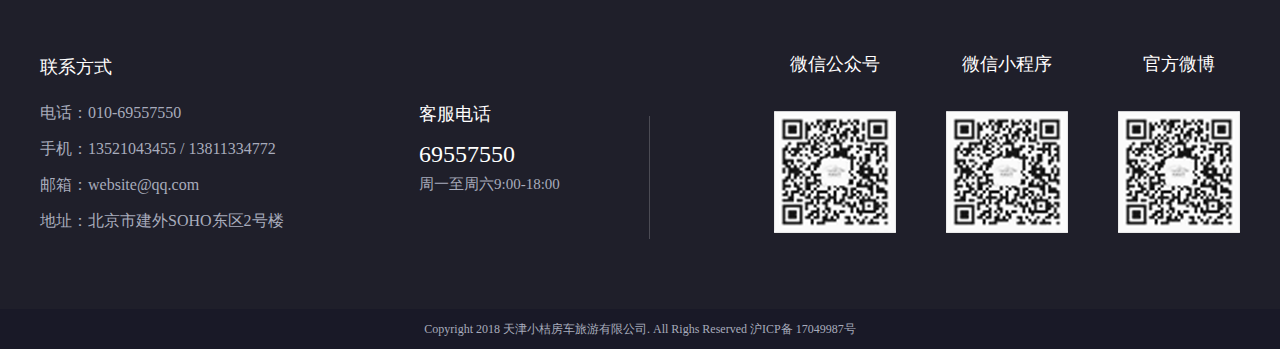
<file: 线路推荐-详情.html>
<!DOCTYPE html>
<html>
<head>
	<meta charset="utf-8" />
	<title>详情</title>
	<!--轮播图css-->
    <link href="css/swiper.min.css" rel="stylesheet">
    <!--轮播图js-->
    <script src="js/swiper.min.js" type="text/javascript"></script>
    <!--本页面CSS↓-->
    <link rel="stylesheet" href="css/style.css">
    <script type="text/javascript" src="js/jquery-3.1.1.js"></script>
</head>
<body>
<!--导航栏-->
<div class="nav">
	<div class="nas">
		<img src="images/logo.png"/>
		<nav>
			<li class="checked"><a href="">首页</a></li>
			<li><a href="">线路推荐</a></li>
			<li><a href="">精选营地</a></li>
			<li><a href="">精品车型</a></li>
			<li><a href="">关于我们</a></li>
			<li><a href="">联系我们</a></li>
		</nav>
	</div>
</div>
<!--导航栏-->

<!--内容-->
<div class="head_img"><img src="images/routebg.png"/></div>
<section class="strategy_con">
	<div class="youaddress">
		<img src="images/addressye.png"/>
		<a href="">您的位置</a> > <a href="">首页</a> > <a href="">线路推荐</a> > <a href="">详情</a>
	</div>
	<div class="routedl">
		<dl>
			<dt><img src="images/routeimg1.png"/></dt>
			<dd>
				<div class="route_tit">西宁+青海湖+拉萨+日喀则+羊卓雍措+纳木措8 日7晚</div>
				<div class="route_ticon"><span>用心服务：</span>无购物无自费，全程甄选经验十足藏地老司机和自营好评导游</div>
				<div class="route_ticon"><span>用心服务：</span>无购物无自费，全程甄选经验十足藏地老司机和自营好评导游</div>
				<div class="route_ticon"><span>用心服务：</span>无购物无自费，全程甄选经验十足藏地老司机和自营好评导游</div>
				<div class="stgo">
					<img src="images/star.png"/>
					<img src="images/star.png"/>
					<img src="images/star.png"/>
					<img src="images/star.png"/>
					<img src="images/star.png"/>
					<span>158人去过</span>
				</div>
			</dd>
		</dl>
	</div>
	<div class="routtit"><span>产品特色</span></div>
	<div style=" text-align: left;">
		<p style="margin: 20px 0; text-indent: 2em;">阿布扎比魅力四射的多元文化、动人心魄的奢华体验、惊险刺激的探险经历和阿拉伯人的热情好客等待您来发现。前往谢赫扎耶德大清真寺，惊叹于举世闻名的地标建筑，在阿布扎比法拉利世界体验全球速度最快的过山车，乘坐快艇穿梭于阿联酋首都的迷人海岸线，在阿哈弗拉滑沙时聆听大风的呼啸声，或漫步于艾恩清爽绿洲，尽享内心的平和与宁静。</p>
		<p style="margin: 20px 0; text-indent: 2em;">阿布扎比魅力四射的多元文化、动人心魄的奢华体验、惊险刺激的探险经历和阿拉伯人的热情好客等待您来发现。前往谢赫扎耶德大清真寺，惊叹于举世闻名的地标建筑，在阿布扎比法拉利世界体验全球速度最快的过山车，乘坐快艇穿梭于阿联酋首都的迷人海岸线，在阿哈弗拉滑沙时聆听大风的呼啸声，或漫步于艾恩清爽绿洲，尽享内心的平和与宁静。</p>
		<p style="margin: 20px 0; text-indent: 2em;">阿布扎比魅力四射的多元文化、动人心魄的奢华体验、惊险刺激的探险经历和阿拉伯人的热情好客等待您来发现。前往谢赫扎耶德大清真寺，惊叹于举世闻名的地标建筑，在阿布扎比法拉利世界体验全球速度最快的过山车，乘坐快艇穿梭于阿联酋首都的迷人海岸线，在阿哈弗拉滑沙时聆听大风的呼啸声，或漫步于艾恩清爽绿洲，尽享内心的平和与宁静。</p>
		<img src="images/routimg2.png" style="margin: 20px 0;"/>
		<p style="margin: 20px 0; text-indent: 2em;">阿布扎比魅力四射的多元文化、动人心魄的奢华体验、惊险刺激的探险经历和阿拉伯人的热情好客等待您来发现。前往谢赫扎耶德大清真寺，惊叹于举世闻名的地标建筑，在阿布扎比法拉利世界体验全球速度最快的过山车，乘坐快艇穿梭于阿联酋首都的迷人海岸线，在阿哈弗拉滑沙时聆听大风的呼啸声，或漫步于艾恩清爽绿洲，尽享内心的平和与宁静。</p>
		<p style="margin: 20px 0; text-indent: 2em;">阿布扎比魅力四射的多元文化、动人心魄的奢华体验、惊险刺激的探险经历和阿拉伯人的热情好客等待您来发现。前往谢赫扎耶德大清真寺，惊叹于举世闻名的地标建筑，在阿布扎比法拉利世界体验全球速度最快的过山车，乘坐快艇穿梭于阿联酋首都的迷人海岸线，在阿哈弗拉滑沙时聆听大风的呼啸声，或漫步于艾恩清爽绿洲，尽享内心的平和与宁静。</p>
		<p style="margin: 20px 0; text-indent: 2em;">阿布扎比魅力四射的多元文化、动人心魄的奢华体验、惊险刺激的探险经历和阿拉伯人的热情好客等待您来发现。前往谢赫扎耶德大清真寺，惊叹于举世闻名的地标建筑，在阿布扎比法拉利世界体验全球速度最快的过山车，乘坐快艇穿梭于阿联酋首都的迷人海岸线，在阿哈弗拉滑沙时聆听大风的呼啸声，或漫步于艾恩清爽绿洲，尽享内心的平和与宁静。</p>
		<p style="margin: 20px 0; text-indent: 2em;">阿布扎比魅力四射的多元文化、动人心魄的奢华体验、惊险刺激的探险经历和阿拉伯人的热情好客等待您来发现。前往谢赫扎耶德大清真寺，惊叹于举世闻名的地标建筑，在阿布扎比法拉利世界体验全球速度最快的过山车，乘坐快艇穿梭于阿联酋首都的迷人海岸线，在阿哈弗拉滑沙时聆听大风的呼啸声，或漫步于艾恩清爽绿洲，尽享内心的平和与宁静。</p>
	</div>
	<div class="routtit"><span>游玩项目</span></div>
	<div style=" text-align: left; text-indent: 2em;">
		<p style="margin: 20px 0; text-indent: 2em;">阿布扎比魅力四射的多元文化、动人心魄的奢华体验、惊险刺激的探险经历和阿拉伯人的热情好客等待您来发现。前往谢赫扎耶德大清真寺，惊叹于举世闻名的地标建筑，在阿布扎比法拉利世界体验全球速度最快的过山车，乘坐快艇穿梭于阿联酋首都的迷人海岸线，在阿哈弗拉滑沙时聆听大风的呼啸声，或漫步于艾恩清爽绿洲，尽享内心的平和与宁静。</p>
		<p style="margin: 20px 0; text-indent: 2em;">阿布扎比魅力四射的多元文化、动人心魄的奢华体验、惊险刺激的探险经历和阿拉伯人的热情好客等待您来发现。前往谢赫扎耶德大清真寺，惊叹于举世闻名的地标建筑，在阿布扎比法拉利世界体验全球速度最快的过山车，乘坐快艇穿梭于阿联酋首都的迷人海岸线，在阿哈弗拉滑沙时聆听大风的呼啸声，或漫步于艾恩清爽绿洲，尽享内心的平和与宁静。</p>
		<p style="margin: 20px 0; text-indent: 2em;">阿布扎比魅力四射的多元文化、动人心魄的奢华体验、惊险刺激的探险经历和阿拉伯人的热情好客等待您来发现。前往谢赫扎耶德大清真寺，惊叹于举世闻名的地标建筑，在阿布扎比法拉利世界体验全球速度最快的过山车，乘坐快艇穿梭于阿联酋首都的迷人海岸线，在阿哈弗拉滑沙时聆听大风的呼啸声，或漫步于艾恩清爽绿洲，尽享内心的平和与宁静。</p>
	</div>
	<div class="routtit"><span>途径营地</span></div>
	<div class="tujing">
		
		<div class="tu_con">
			<a href="">
				<p class="tu_tit">阿布扎比每年都会举办各种各样的赛事和活动阿 布扎比每年都会举</p>
				<p class="tugo">
					<img src="images/star.png"/>
					<img src="images/star.png"/>
					<img src="images/star.png"/>
					<img src="images/star.png"/>
					<img src="images/star.png"/>
					<span><img src="images/address.png"/>北京 • 158人去过</span>
				</p>
			</a>
		</div>
		<div class="tu_con">
			<a href="">
				<p class="tu_tit">阿布扎比每年都会举办各种各样的赛事和活动阿 布扎比每年都会举</p>
				<p class="tugo">
					<img src="images/star.png"/>
					<img src="images/star.png"/>
					<img src="images/star.png"/>
					<img src="images/star.png"/>
					<img src="images/star.png"/>
					<span><img src="images/address.png"/>北京 • 158人去过</span>
				</p>
			</a>
		</div>
		<div class="tu_con">
			<a href="">
				<p class="tu_tit">阿布扎比每年都会举办各种各样的赛事和活动阿 布扎比每年都会举</p>
				<p class="tugo">
					<img src="images/star.png"/>
					<img src="images/star.png"/>
					<img src="images/star.png"/>
					<img src="images/star.png"/>
					<img src="images/star.png"/>
					<span><img src="images/address.png"/>北京 • 158人去过</span>
				</p>
			</a>
		</div>
		<div class="tu_con">
			<a href="">
				<p class="tu_tit">阿布扎比每年都会举办各种各样的赛事和活动阿 布扎比每年都会举</p>
				<p class="tugo">
					<img src="images/star.png"/>
					<img src="images/star.png"/>
					<img src="images/star.png"/>
					<img src="images/star.png"/>
					<img src="images/star.png"/>
					<span><img src="images/address.png"/>北京 • 158人去过</span>
				</p>
			</a>
		</div>
		<div class="tu_con">
			<a href="">
				<p class="tu_tit">阿布扎比每年都会举办各种各样的赛事和活动阿 布扎比每年都会举</p>
				<p class="tugo">
					<img src="images/star.png"/>
					<img src="images/star.png"/>
					<img src="images/star.png"/>
					<img src="images/star.png"/>
					<img src="images/star.png"/>
					<span><img src="images/address.png"/>北京 • 158人去过</span>
				</p>
			</a>
		</div>
		<div class="tu_con">
			<a href="">
				<p class="tu_tit">阿布扎比每年都会举办各种各样的赛事和活动阿 布扎比每年都会举</p>
				<p class="tugo">
					<img src="images/star.png"/>
					<img src="images/star.png"/>
					<img src="images/star.png"/>
					<img src="images/star.png"/>
					<img src="images/star.png"/>
					<span><img src="images/address.png"/>北京 • 158人去过</span>
				</p>
			</a>
		</div>
	</div>
	<div class="clear"></div>
	<div class="routtit"><span>试用车辆</span></div>
	<div class="route_dl">
		<dl>
			<a href="">
				<dt><img src="images/routeimg3.png"/></dt>
				<dd>
					<span class="rdltit">福特 福克斯 2013款 两厢经典 1.8L 自动时尚型</span>
					<span class="rdlcon">出租182次</span>
				</dd>
			</a>
		</dl>
		<dl>
			<a href="">
				<dt><img src="images/routeimg3.png"/></dt>
				<dd>
					<span class="rdltit">福特 福克斯 2013款 两厢经典 1.8L 自动时尚型</span>
					<span class="rdlcon">出租182次</span>
				</dd>
			</a>
		</dl>
		<dl>
			<a href="">
				<dt><img src="images/routeimg3.png"/></dt>
				<dd>
					<span class="rdltit">福特 福克斯 2013款 两厢经典 1.8L 自动时尚型</span>
					<span class="rdlcon">出租182次</span>
				</dd>
			</a>
		</dl>
	</div>
</section>
<!--内容-->
<!--底部-->
<footer>
	<div class="foot">
		<div class="foot_left">
			<div class="lianxi">
				<p class="liantit">联系方式</p>
				<p>电话：010-69557550</p>
				<p>手机：13521043455 / 13811334772</p>
				<p>邮箱：website@qq.com</p>
				<p>地址：北京市建外SOHO东区2号楼</p>
			</div>
			<div class="kefu">
				<p class="liantit">客服电话</p>
				<p class="phone">69557550</p>
				<p>周一至周六9:00-18:00</p>
			</div>
		</div>
		<div class="foot_right">
			<dl>
				<dt>官方微博</dt>
				<dd><img src="images/erweima.png"/></dd>
			</dl>
			<dl>
				<dt>微信小程序</dt>
				<dd><img src="images/erweima.png"/></dd>
			</dl>
			<dl>
				<dt>微信公众号</dt>
				<dd><img src="images/erweima.png"/></dd>
			</dl>
		</div>
	</div>
	<div class="clear"></div>
</footer>
<div class="foot_last">Copyright 2018 天津小桔房车旅游有限公司. All Righs Reserved 沪ICP备 17049987号</div>	
<!--底部-->
</body>
</html>
</file>
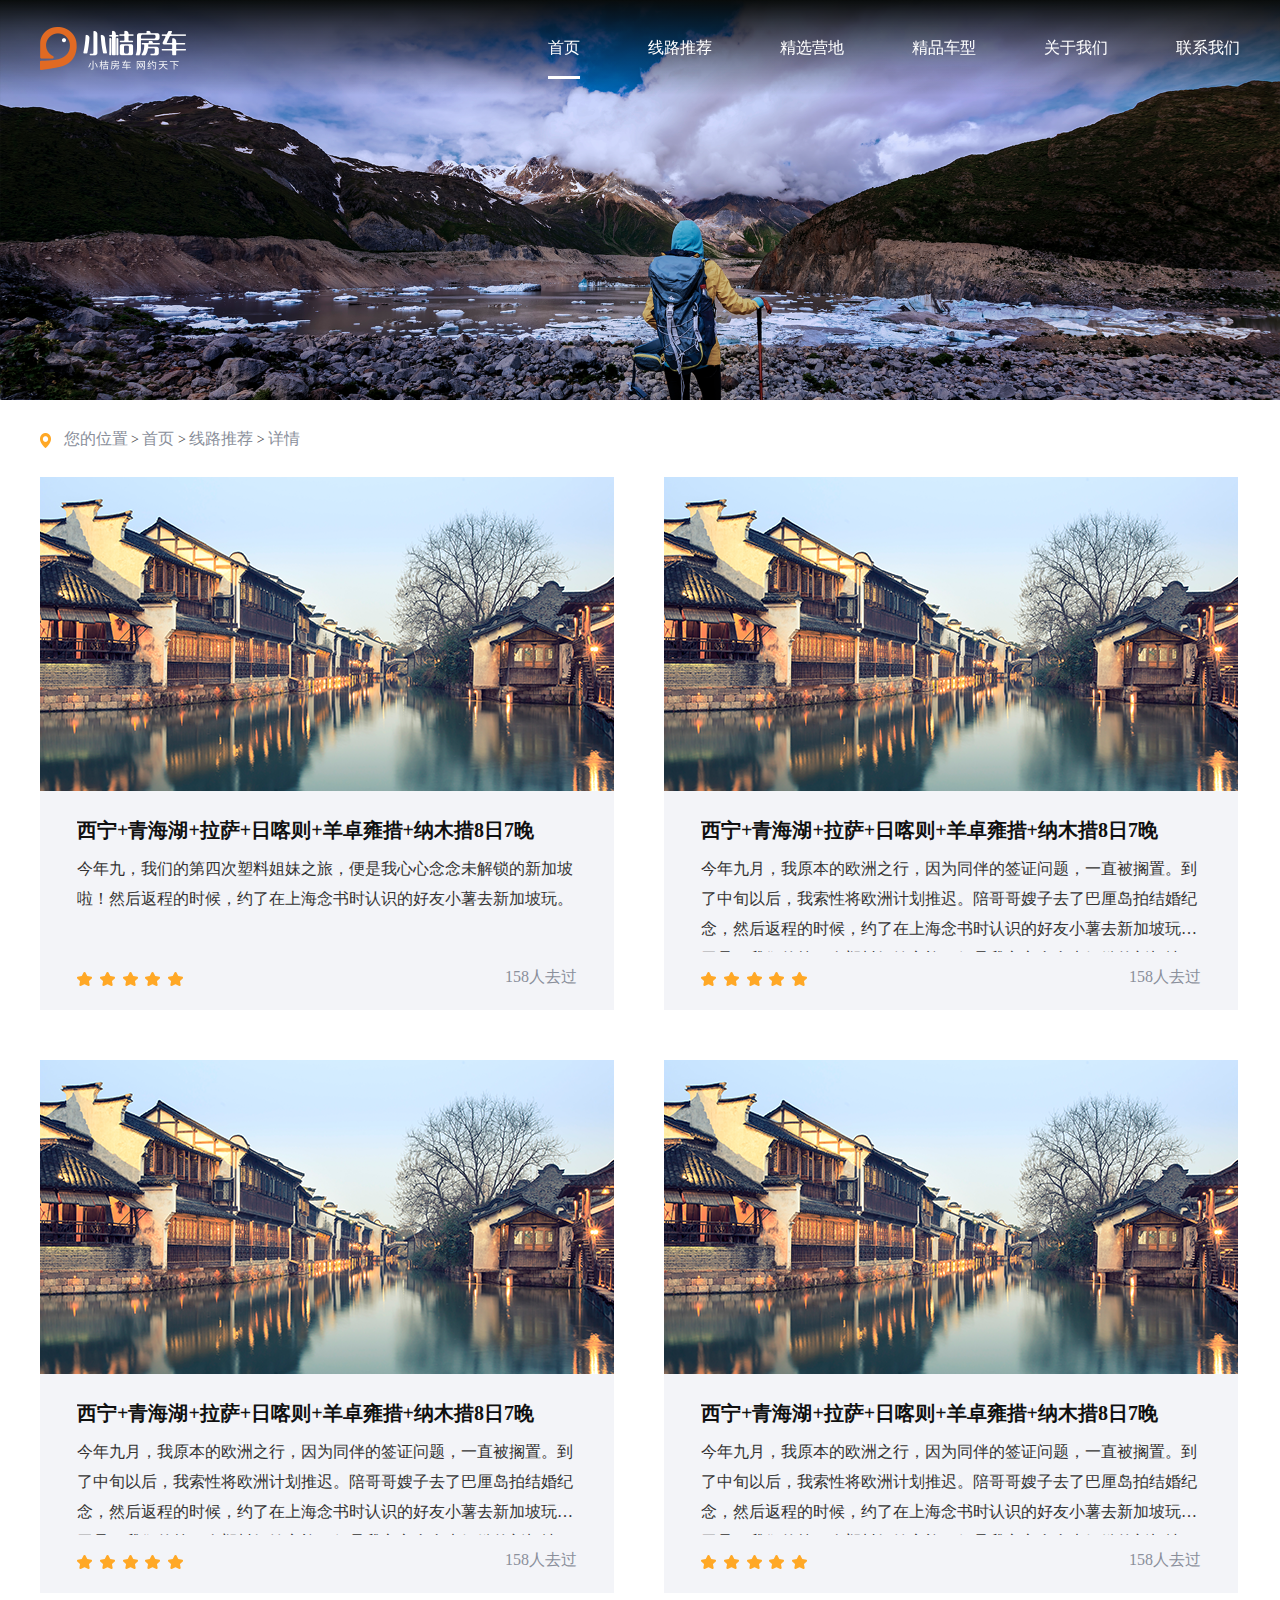
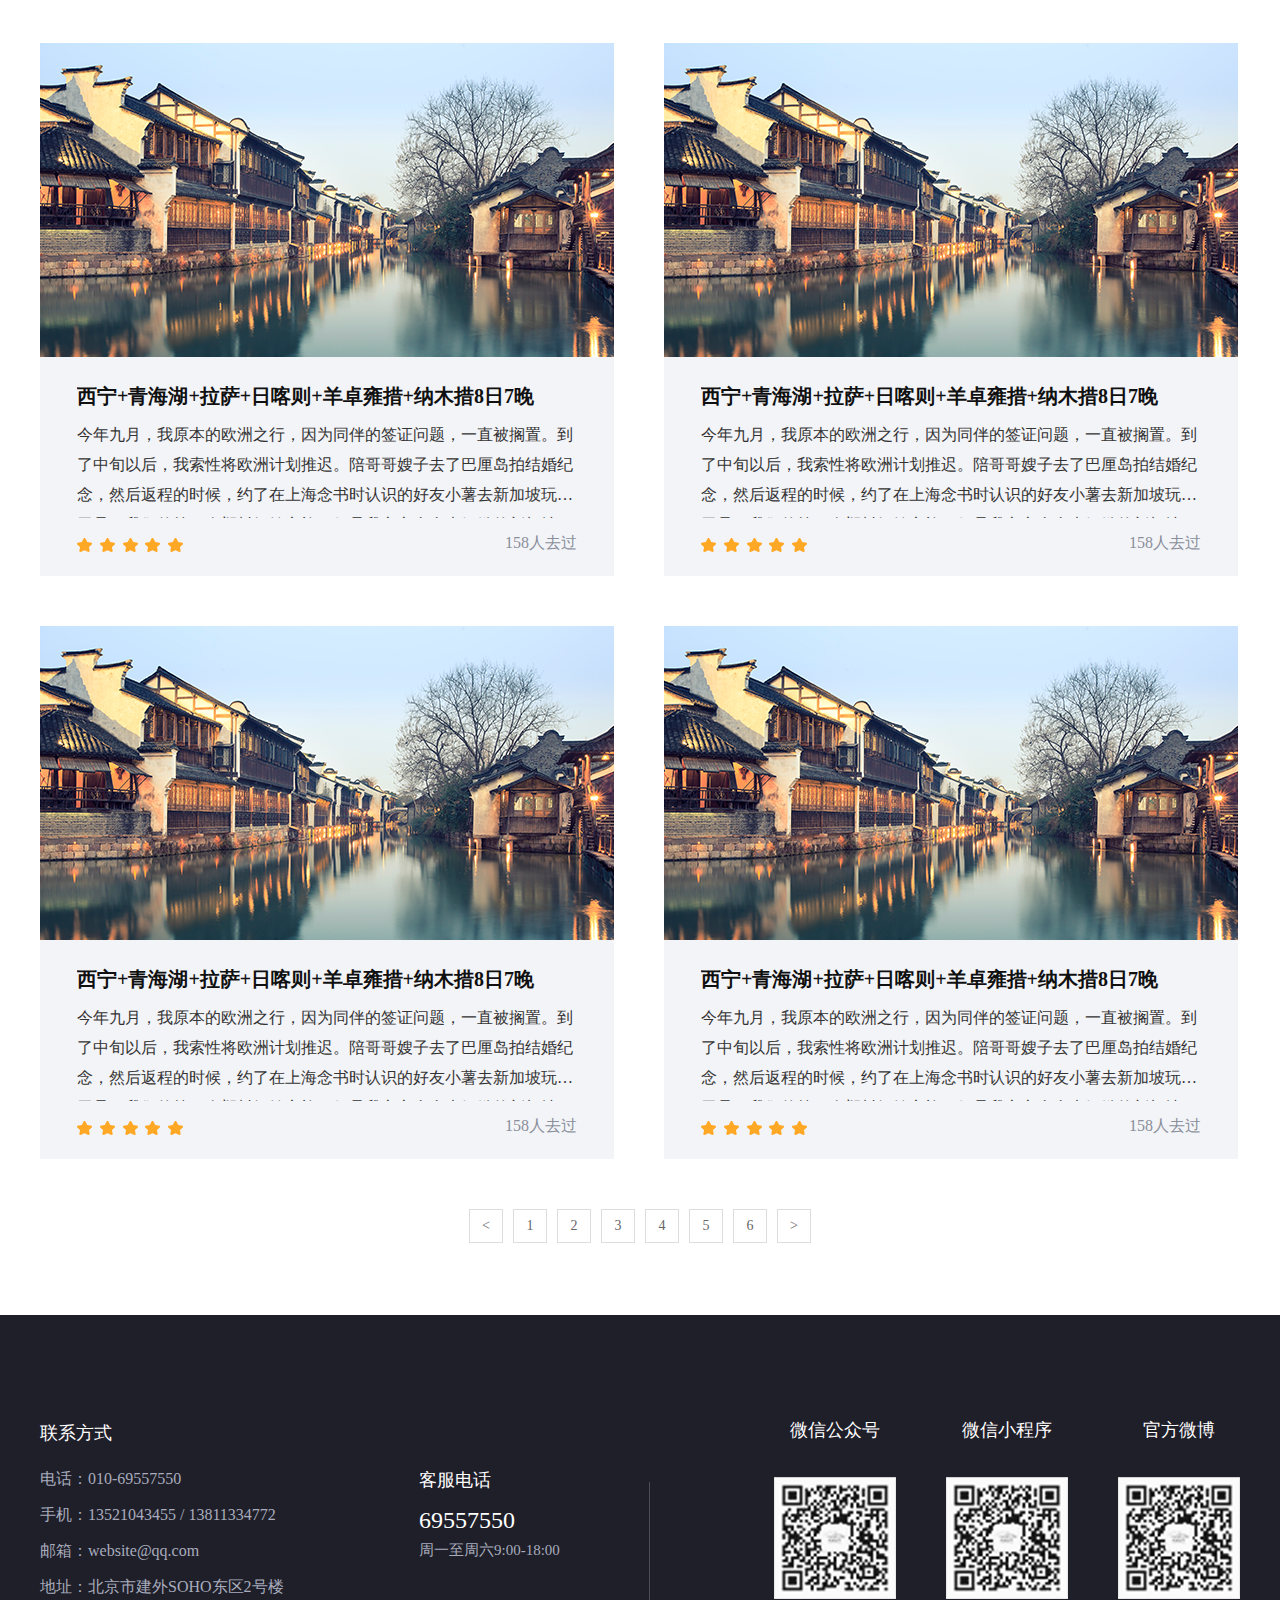
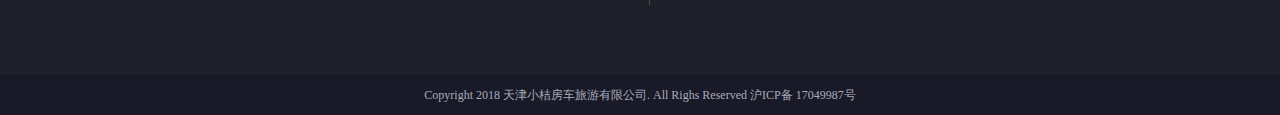
<file: 线路推荐.html>
<!DOCTYPE html>
<html>
<head>
	<meta charset="utf-8" />
	<title>详情</title>
	<!--轮播图css-->
    <link href="css/swiper.min.css" rel="stylesheet">
    <!--轮播图js-->
    <script src="js/swiper.min.js" type="text/javascript"></script>
    <!--本页面CSS↓-->
    <link rel="stylesheet" href="css/style.css">
    <script type="text/javascript" src="js/jquery-3.1.1.js"></script>
</head>
<body>
<!--导航栏-->
<div class="nav">
	<div class="nas">
		<img src="images/logo.png"/>
		<nav>
			<li class="checked"><a href="">首页</a></li>
			<li><a href="">线路推荐</a></li>
			<li><a href="">精选营地</a></li>
			<li><a href="">精品车型</a></li>
			<li><a href="">关于我们</a></li>
			<li><a href="">联系我们</a></li>
		</nav>
	</div>
</div>
<!--导航栏-->

<!--内容-->
<div class="head_img"><img src="images/routelinebg.png"/></div>
<section class="strategy_con">
	<div class="youaddress">
		<img src="images/addressye.png"/>
		<a href="">您的位置</a> > <a href="">首页</a> > <a href="">线路推荐</a> > <a href="">详情</a>
	</div>
	<div class="line_dl">
		<dl>
			<a href="">
				<dt><img src="images/lineimg1.png"/></dt>
				<dd>
					<p class="lintit">西宁+青海湖+拉萨+日喀则+羊卓雍措+纳木措8日7晚</p>
					<p class="linecon">今年九，我们的第四次塑料姐妹之旅，便是我心心念念未解锁的新加坡啦！然后返程的时候，约了在上海念书时认识的好友小薯去新加坡玩。</p>
					<p class="lingo">
						<img src="images/star.png"/>
						<img src="images/star.png"/>
						<img src="images/star.png"/>
						<img src="images/star.png"/>
						<img src="images/star.png"/>
						<span>158人去过</span>
					</p>
				</dd>
			</a>
		</dl>
		<dl>
			<a href="">
				<dt><img src="images/lineimg1.png"/></dt>
				<dd>
					<p class="lintit">西宁+青海湖+拉萨+日喀则+羊卓雍措+纳木措8日7晚</p>
					<p class="linecon">今年九月，我原本的欧洲之行，因为同伴的签证问题，一直被搁置。到了中旬以后，我索性将欧洲计划推迟。陪哥哥嫂子去了巴厘岛拍结婚纪念，然后返程的时候，约了在上海念书时认识的好友小薯去新加坡玩。于是，我们的第四次塑料姐妹之旅，便是我心心念念未解锁的新加坡啦！然后返程的时候，约了在上海念书时认识的好友小薯去新加坡玩。</p>
					<p class="lingo">
						<img src="images/star.png"/>
						<img src="images/star.png"/>
						<img src="images/star.png"/>
						<img src="images/star.png"/>
						<img src="images/star.png"/>
						<span>158人去过</span>
					</p>
				</dd>
			</a>
		</dl>
		<dl>
			<a href="">
				<dt><img src="images/lineimg1.png"/></dt>
				<dd>
					<p class="lintit">西宁+青海湖+拉萨+日喀则+羊卓雍措+纳木措8日7晚</p>
					<p class="linecon">今年九月，我原本的欧洲之行，因为同伴的签证问题，一直被搁置。到了中旬以后，我索性将欧洲计划推迟。陪哥哥嫂子去了巴厘岛拍结婚纪念，然后返程的时候，约了在上海念书时认识的好友小薯去新加坡玩。于是，我们的第四次塑料姐妹之旅，便是我心心念念未解锁的新加坡啦！然后返程的时候，约了在上海念书时认识的好友小薯去新加坡玩。</p>
					<p class="lingo">
						<img src="images/star.png"/>
						<img src="images/star.png"/>
						<img src="images/star.png"/>
						<img src="images/star.png"/>
						<img src="images/star.png"/>
						<span>158人去过</span>
					</p>
				</dd>
			</a>
		</dl>
		<dl>
			<a href="">
				<dt><img src="images/lineimg1.png"/></dt>
				<dd>
					<p class="lintit">西宁+青海湖+拉萨+日喀则+羊卓雍措+纳木措8日7晚</p>
					<p class="linecon">今年九月，我原本的欧洲之行，因为同伴的签证问题，一直被搁置。到了中旬以后，我索性将欧洲计划推迟。陪哥哥嫂子去了巴厘岛拍结婚纪念，然后返程的时候，约了在上海念书时认识的好友小薯去新加坡玩。于是，我们的第四次塑料姐妹之旅，便是我心心念念未解锁的新加坡啦！然后返程的时候，约了在上海念书时认识的好友小薯去新加坡玩。</p>
					<p class="lingo">
						<img src="images/star.png"/>
						<img src="images/star.png"/>
						<img src="images/star.png"/>
						<img src="images/star.png"/>
						<img src="images/star.png"/>
						<span>158人去过</span>
					</p>
				</dd>
			</a>
		</dl>
		<dl>
			<a href="">
				<dt><img src="images/lineimg1.png"/></dt>
				<dd>
					<p class="lintit">西宁+青海湖+拉萨+日喀则+羊卓雍措+纳木措8日7晚</p>
					<p class="linecon">今年九月，我原本的欧洲之行，因为同伴的签证问题，一直被搁置。到了中旬以后，我索性将欧洲计划推迟。陪哥哥嫂子去了巴厘岛拍结婚纪念，然后返程的时候，约了在上海念书时认识的好友小薯去新加坡玩。于是，我们的第四次塑料姐妹之旅，便是我心心念念未解锁的新加坡啦！然后返程的时候，约了在上海念书时认识的好友小薯去新加坡玩。</p>
					<p class="lingo">
						<img src="images/star.png"/>
						<img src="images/star.png"/>
						<img src="images/star.png"/>
						<img src="images/star.png"/>
						<img src="images/star.png"/>
						<span>158人去过</span>
					</p>
				</dd>
			</a>
		</dl>
		<dl>
			<a href="">
				<dt><img src="images/lineimg1.png"/></dt>
				<dd>
					<p class="lintit">西宁+青海湖+拉萨+日喀则+羊卓雍措+纳木措8日7晚</p>
					<p class="linecon">今年九月，我原本的欧洲之行，因为同伴的签证问题，一直被搁置。到了中旬以后，我索性将欧洲计划推迟。陪哥哥嫂子去了巴厘岛拍结婚纪念，然后返程的时候，约了在上海念书时认识的好友小薯去新加坡玩。于是，我们的第四次塑料姐妹之旅，便是我心心念念未解锁的新加坡啦！然后返程的时候，约了在上海念书时认识的好友小薯去新加坡玩。</p>
					<p class="lingo">
						<img src="images/star.png"/>
						<img src="images/star.png"/>
						<img src="images/star.png"/>
						<img src="images/star.png"/>
						<img src="images/star.png"/>
						<span>158人去过</span>
					</p>
				</dd>
			</a>
		</dl>
		<dl>
			<a href="">
				<dt><img src="images/lineimg1.png"/></dt>
				<dd>
					<p class="lintit">西宁+青海湖+拉萨+日喀则+羊卓雍措+纳木措8日7晚</p>
					<p class="linecon">今年九月，我原本的欧洲之行，因为同伴的签证问题，一直被搁置。到了中旬以后，我索性将欧洲计划推迟。陪哥哥嫂子去了巴厘岛拍结婚纪念，然后返程的时候，约了在上海念书时认识的好友小薯去新加坡玩。于是，我们的第四次塑料姐妹之旅，便是我心心念念未解锁的新加坡啦！然后返程的时候，约了在上海念书时认识的好友小薯去新加坡玩。</p>
					<p class="lingo">
						<img src="images/star.png"/>
						<img src="images/star.png"/>
						<img src="images/star.png"/>
						<img src="images/star.png"/>
						<img src="images/star.png"/>
						<span>158人去过</span>
					</p>
				</dd>
			</a>
		</dl>
		<dl>
			<a href="">
				<dt><img src="images/lineimg1.png"/></dt>
				<dd>
					<p class="lintit">西宁+青海湖+拉萨+日喀则+羊卓雍措+纳木措8日7晚</p>
					<p class="linecon">今年九月，我原本的欧洲之行，因为同伴的签证问题，一直被搁置。到了中旬以后，我索性将欧洲计划推迟。陪哥哥嫂子去了巴厘岛拍结婚纪念，然后返程的时候，约了在上海念书时认识的好友小薯去新加坡玩。于是，我们的第四次塑料姐妹之旅，便是我心心念念未解锁的新加坡啦！然后返程的时候，约了在上海念书时认识的好友小薯去新加坡玩。</p>
					<p class="lingo">
						<img src="images/star.png"/>
						<img src="images/star.png"/>
						<img src="images/star.png"/>
						<img src="images/star.png"/>
						<img src="images/star.png"/>
						<span>158人去过</span>
					</p>
				</dd>
			</a>
		</dl>
		<div class="clear"></div>
		<div class="pages"><a href=""><</a><a href="">1</a><a href="">2</a><a href="">3</a><a href="">4</a><a href="">5</a><a href="">6</a><a href="">></a></div>
	</div>
	
</section>
<!--内容-->
<!--底部-->
<footer>
	<div class="foot">
		<div class="foot_left">
			<div class="lianxi">
				<p class="liantit">联系方式</p>
				<p>电话：010-69557550</p>
				<p>手机：13521043455 / 13811334772</p>
				<p>邮箱：website@qq.com</p>
				<p>地址：北京市建外SOHO东区2号楼</p>
			</div>
			<div class="kefu">
				<p class="liantit">客服电话</p>
				<p class="phone">69557550</p>
				<p>周一至周六9:00-18:00</p>
			</div>
		</div>
		<div class="foot_right">
			<dl>
				<dt>官方微博</dt>
				<dd><img src="images/erweima.png"/></dd>
			</dl>
			<dl>
				<dt>微信小程序</dt>
				<dd><img src="images/erweima.png"/></dd>
			</dl>
			<dl>
				<dt>微信公众号</dt>
				<dd><img src="images/erweima.png"/></dd>
			</dl>
		</div>
	</div>
	<div class="clear"></div>
</footer>
<div class="foot_last">Copyright 2018 天津小桔房车旅游有限公司. All Righs Reserved 沪ICP备 17049987号</div>	
<!--底部-->
</body>
</html>
</file>
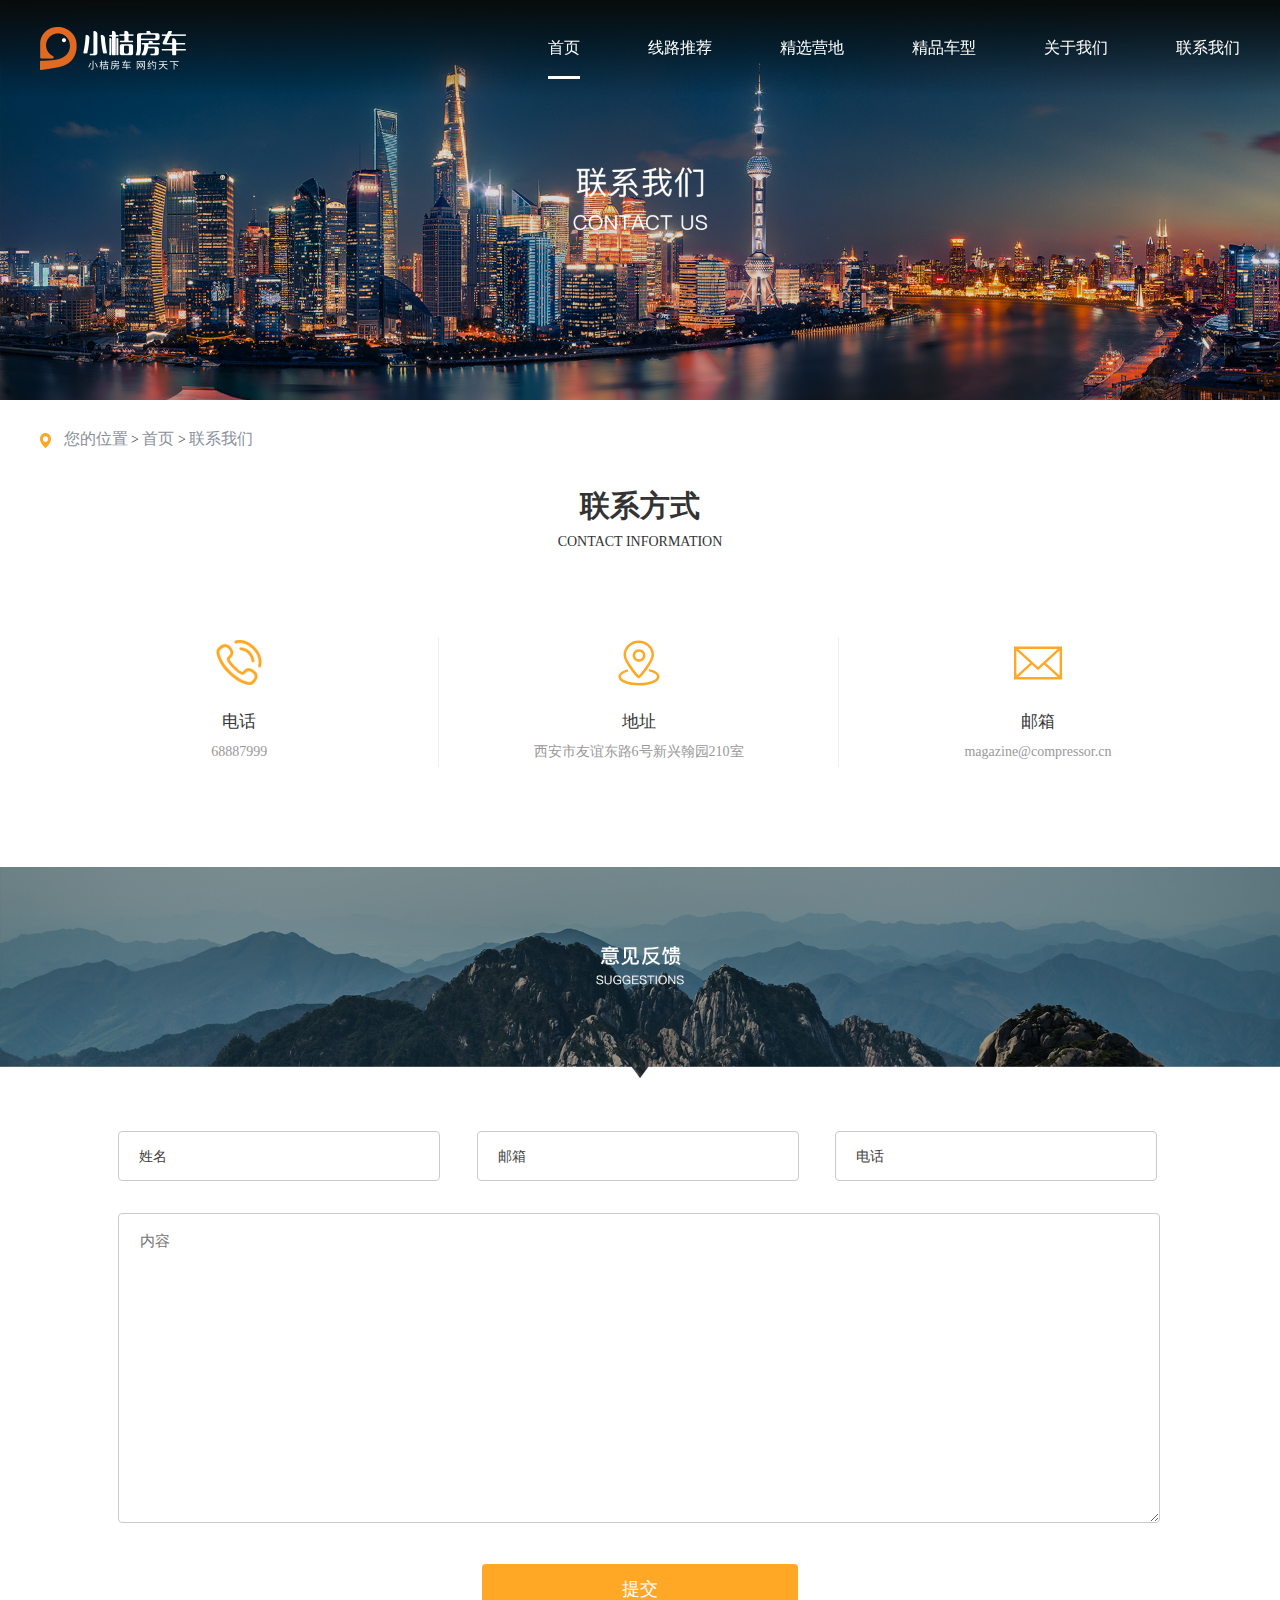
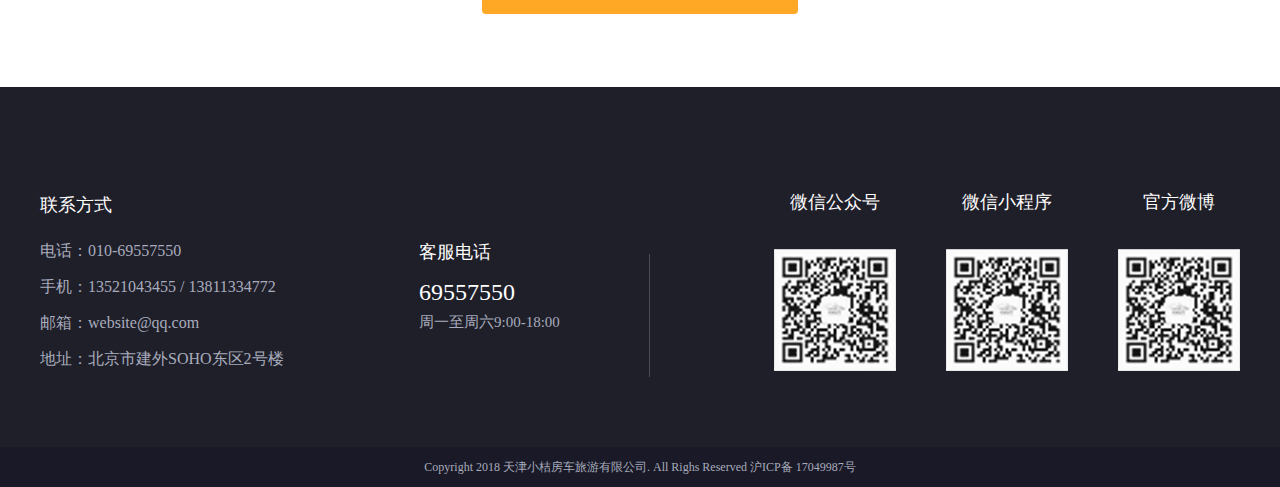
<file: 联系我们.html>
<!DOCTYPE html>
<html>
<head>
	<meta charset="utf-8" />
	<title>联系我们</title>
	<!--轮播图css-->
    <link href="css/swiper.min.css" rel="stylesheet">
    <!--轮播图js-->
    <script src="js/swiper.min.js" type="text/javascript"></script>
    <!--本页面CSS↓-->
    <link rel="stylesheet" href="css/style.css">
    <script type="text/javascript" src="js/jquery-3.1.1.js"></script>
</head>
<body>
<!--导航栏-->
<div class="nav">
	<div class="nas">
		<img src="images/logo.png"/>
		<nav>
			<li class="checked"><a href="">首页</a></li>
			<li><a href="">线路推荐</a></li>
			<li><a href="">精选营地</a></li>
			<li><a href="">精品车型</a></li>
			<li><a href="">关于我们</a></li>
			<li><a href="">联系我们</a></li>
		</nav>
	</div>
</div>
<!--导航栏-->

<!--内容-->
<div class="head_img"><img src="images/callbg.png"/></div>
<section class="strategy_con">
	<div class="youaddress">
		<img src="images/addressye.png"/>
		<a href="">您的位置</a> > <a href="">首页</a> > <a href="">联系我们</a> 
	</div>
	<div class="contact_con">
		<div class="cont_title"><span>联系方式</span><span>CONTACT INFORMATION</span></div>
	</div>
	<div class="contthree">
		<dl>
			<dt><img src="images/phone2.png" width="46px" height="45px"/></dt>
			<dd><span>电话</span><span>68887999</span></dd>
		</dl>
		<dl>
			<dt><img src="images/address1.png" width="42px" height="46px"/></dt>
			<dd><span>地址</span><span>西安市友谊东路6号新兴翰园210室</span></dd>
		</dl>
		<dl>
			<dt><img src="images/email3.png" width="48px" height="34px"/></dt>
			<dd><span>邮箱</span><span>magazine@compressor.cn</span></dd>
		</dl>
	</div>
</section>
	<div class="contactimg"><img src="images/opinion.png"/></div>
	<div class="callus">
		<div class="callname">姓名<input type="text" name="" id="" value=""/></div>
		<div class="callname">邮箱<input type="email" name="" id="" value=""/></div>
		<div class="callname">电话<input type="text" name="" id="" value=""/></div>
		<textarea name="" rows="" cols="" placeholder="内容"></textarea>
		<div class="button"><button>提交</button></div>
	</div>
<!--内容-->
<!--底部-->
<footer>
	<div class="foot">
		<div class="foot_left">
			<div class="lianxi">
				<p class="liantit">联系方式</p>
				<p>电话：010-69557550</p>
				<p>手机：13521043455 / 13811334772</p>
				<p>邮箱：website@qq.com</p>
				<p>地址：北京市建外SOHO东区2号楼</p>
			</div>
			<div class="kefu">
				<p class="liantit">客服电话</p>
				<p class="phone">69557550</p>
				<p>周一至周六9:00-18:00</p>
			</div>
		</div>
		<div class="foot_right">
			<dl>
				<dt>官方微博</dt>
				<dd><img src="images/erweima.png"/></dd>
			</dl>
			<dl>
				<dt>微信小程序</dt>
				<dd><img src="images/erweima.png"/></dd>
			</dl>
			<dl>
				<dt>微信公众号</dt>
				<dd><img src="images/erweima.png"/></dd>
			</dl>
		</div>
	</div>
	<div class="clear"></div>
</footer>
<div class="foot_last">Copyright 2018 天津小桔房车旅游有限公司. All Righs Reserved 沪ICP备 17049987号</div>	
<!--底部-->
</body>
</html>
</file>
<file: css/style.css>
@charset "utf-8";
/* CSS Document */
body{font-family:"PingFang SC Medium","Microsoft YaHei";text-align:center;padding:0; margin:0 auto;font-size:14px;color:#3d3d3d;line-height:30px;background:#fff;}
*body,h1,h2,h3,h4,h5,h6,hr,p,blockquote,dl,dt,dd,ul,ol,li,pre,form,fieldset,legend,button,input,textarea,th,td{margin:0;padding:0;font-family:"PingFang SC Medium","Microsoft YaHei";}
body > div{text-align:left;margin-right:auto;margin-left:auto;} 
div,form,ul,ol,li,dl,dt,dd{margin:0 auto;padding:0;border:0;text-align:left; font-weight: normal;}
img,a img,p,pre{border:0;margin:0;padding:0;}
h1,h2,h3,h4{margin:0;padding:0;font-weight:normal;}
ul,ol,li{list-style:none;text-align:left;}
table,th,td,input,textarea,select,p{font-size:15px;border:0;outline:none;font-family:"PingFang SC Medium","Microsoft YaHei";}
table,td,th{font-weight:normal;font-size:15px;font-family:"PingFang SC Medium","Microsoft YaHei";}
input[type="button"], input[type="submit"], input[type="reset"] {-webkit-appearance: none;vertical-align:middle; border:none;font-family:"PingFang SC Medium","Microsoft YaHei";}
img{vertical-align:middle;}
pre{white-space:normal;}
i{font-style: normal;}
/* 默认链接颜色 */
a{outline-style:none !important;color:#333;text-decoration:none;}
a:hover{color:#333;text-decoration:none !important;}
/*清除链接虚框*/
a,area{blr:expression(this.onFocus=this.blur());}for IE
:focus{-moz-outline-style:none;}for Firefox
/* 下划线 */
.unline,.unline a{text-decoration:underline}
.nounline,.nounline a,.list12 .nounline{text-decoration:none;}
/* 通用属性 */
.left,.fl{float:left;}
.right,.fr{float:right;}
.overflow{overflow:auto; overflow:hidden;}
.clearfix:after {display:block;clear:both;height: 0;}
.clearfix {zoom:1;}
.center{margin:0 auto;}
.clear{clear:both;font-size:1px;width:1px;visibility:hidden;margin-top:0px!important;*margin-top:-1px;line-height:0}/*ie and firefox1.5 updata */
.none{display:none;}
.both{clear:both;}
textarea {-webkit-appearance: none;}
.button{ border-radius:0;}
/*首页*/
body{ min-width: 1200px;}
.nav{ height: 95px; line-height: 95px; width: 100%;background: linear-gradient(RGBA(8, 11, 10, 0.99), RGBA(8, 11, 10, 0)); position: fixed;top: 0; left: 0; z-index: 99;}
.nas{ width: 1200px; margin: auto;}
.nas img{ width: 146px; height: 43px;}
nav{ float: right; line-height: 95px;}
nav li{ float: left; margin-left: 68px;}
nav li a{ color: #fff; font-size: 16px; padding-bottom: 20px;}
nav li a:hover{ color: #fff;border-bottom: 3px solid #fff;}
nav .checked a{ border-bottom: 3px solid #fff;}
.swiper-slide img{ width: 100%; }
.swiper-pagination-bullet{ width: 13px; height: 13px; border: 1px solid #fff; opacity: 1; background: rgba(0,0,0,0);}
.swiper-pagination-bullet-active{background: #fff;}
.swiper-container-horizontal>.swiper-pagination-bullets .swiper-pagination-bullet{ margin: 0 10px;}
.hot_con{ width: 1200px; margin: auto;}
.hotdl{ width: 200px;text-align: center; margin: auto; margin-top: 60px;}
.hotdl dl,.hotdl dl dt,.hotdl dl dd{ width: 100%; text-align: center;}
.hotdl dl dt img{ width: 33px; height: 30px; margin: auto;}
.hotdl dl dd{ font-size: 24px; color: #333333; margin-top: 10px;}
.hotdl dl dd:last-child{ font-size: 18px; color: #BDC0CD; margin-top: 0;}
.line_h{ text-align: center; font-size: 16px; margin-top: 20px;}
.line_h .checked{ background: #FFA826; color: #fff;}
.line_h span{ display: inline-block; width: 102px; height: 34px; line-height: 34px; border-radius: 17px; text-align: center; border: 1px solid #EDEDED; margin: 0 16px; cursor: pointer;}
.tebbot .qie{ margin-top: 29px;}
.tebbot .qie dl{ width: 380px; height: 380px; overflow: hidden; margin-bottom: 30px; float: left; margin-right: 30px; background: #F3F4F8;}
.tebbot .qie dl:nth-of-type(3n+3){ margin-right: 0;}
.tebbot .qie dl:hover{ background: #fff;box-shadow:0px 10px 46px 0px rgba(210,210,210,0.55);}
.tebbot .qie dl a:hover{ color: #000;}
.tebbot .qie dl dt{ width:100%; height: 240px;}
.tebbot .qie dl dt img{ width: 100%; height: 240px;}
.tebbot .qie dl dd{ padding: 0 24px;}
.tedltit{ font-size: 18px; line-height: 30px; height: 60px;display: -webkit-box; -webkit-box-orient: vertical; -webkit-line-clamp: 3;overflow: hidden; margin-top: 15px;}
.ddstar img{ width: 15px; height: 14px;}
.ddstar span{ float: right; color: #8A8F9B; font-size: 15px;}
.ddstar span img{ width: 10px; height: 13px; vertical-align: middle; margin-right: 5px;}
.more{ border: 1px solid #DDDDDD; width: 249px; height: 48px; line-height: 48px; border-radius: 25px; text-align: center; margin-top: 18px; margin-bottom: 74px;}
.more a{ color: #333333;}
.guanggao1 img{ width: 100%;}
.hotdl dl dt .cars{ width: 51px; height: 30px;}
.steps{ margin-top: 50px; margin-bottom: 100px;}
.hotdl dl dt .strategy{ width: 33px; height: 30px;}
.stracon{ margin-top: 60px; overflow: hidden; margin-bottom: 96px;}
.stracon div{ width: 400px; float: left;}
.stimg img{ width: 100%; height: 300px;}
.st_con{ padding-top: 70px; background: #F3F4F8; height: 230px;}
.st_con p{ width: 295px; margin: auto; text-align: left;}
.st_time{ font-size: 20px; color: #BDC0CD;}
.st_tit{ font-size: 18px; color: #333333; margin-top: 10px !important; margin-bottom: 5px !important;}
.st_cons{ font-size: 16px; color: #666666; line-height: 30px;display: -webkit-box; -webkit-box-orient: vertical; -webkit-line-clamp: 3; overflow: hidden;}
.ddstar ul{ width: 55%; float: left;overflow: hidden; text-overflow:ellipsis; white-space: nowrap;}
.ddstar ul li{ display: inline-block;  padding: 0 10px; height: 25px; line-height: 25px; text-align: center; border-radius: 2px; margin-right: 5px;}
.ddbg1{ background: #F1E1CB; color: #FFA826;}
.ddbg2{ background: #F5D7CE; color: #FF6326;}
footer{ width: 100%; background: #1F1F2A; height: 360px; margin-top: 20px;}
.foot{ width: 1200px; margin: auto;}
.foot_left{ float: left; background: url(../images/footright.png)no-repeat right bottom;}
.lianxi{ width: 300px; float: left;}
.lianxi p{ line-height: 36px; height: 36px; font-size: 16px; color: #A8ACBC;}
.lianxi p.liantit,.kefu p.liantit{ font-size: 18px; color: #FFFEFE; margin-bottom: 10px; margin-top: 100px;}
.kefu p.liantit{ margin-top: 150px;}
.kefu{ float: left; margin-left: 79px; margin-right: 90px;}
.kefu .phone{ font-size: 24px; color: #fff;}
.kefu p{ color: #A8ACBC;}
.foot_right{ margin-top: 100px; float: right;}
.foot_right dl{ width: 122px; float: right; margin-left: 50px;}
.foot_right dl dt{ font-size: 18px; color: #FFFEFE; text-align: center; margin-bottom: 32px;}
.foot_right dl dd img{ width: 122px; height: 122px;}
.foot_last{ height: 40px; line-height: 40px; font-size: 12px; color: #A8ACBC; text-align: center; background: #191927;}
/*攻略-详情*/
.head_img img{ width: 100%;}
.strategy_con{ width: 1200px; margin: auto;}
.youaddress{width: 1200px; line-height: 77px; height: 77px;}
.youaddress img{ width: 11px; height: 15px; margin-right: 9px;}
.youaddress a{ color: #8A8F9B; font-size: 16px;}
.stras_tit{ height: 155px; padding: 0 34px; background: #F3F4F8;}
.st_tit1{ font-size: 20px; color: #101010; font-weight: bold; padding-top: 35px;}
.st_goout{ line-height: 30px;}
.st_goout span img{ width: 16px; height: 16px; vertical-align: middle; margin-right: 9px;}
.st_goout span{ font-size: 16px; color: #FFA826; margin-right: 31px;}
.st_goto{ line-height: 30px; color: #8A8F9B; font-size: 16px;}
.st_goto img{ width: 10px; height: 13px; vertical-align: middle; margin-right: 5px;}
.st_goto span{ float: right; margin-right: 99px;}
.st_next{ margin:38px 0;}
.st_next div{ display: inline-block; width: 586px; height: 64px; line-height: 64px; text-align: center; border:1px solid #CBCBCB;}
.st_next div a{ color: #777777;}
.st_next div:hover{ border: 1px solid #FFA826;}
.st_next div:first-child{ margin-right: 24px;}
.st_next div:hover a{ color: #FFA826;}
/*线路推荐-详情*/
.routedl dl{ width: 100%; overflow: hidden; margin-bottom: 10px;}
.routedl dl dt{ float: left; width: 700px; height: 360px;}
.routedl dl dt img{ width: 700px; height: 360px;}
.routedl dl dd{ width: 479px; height: 360px; float: left; margin-left: 20px; padding: 30px 25px; box-sizing: border-box; background: #F3F4F8;}
.route_tit{ font-size: 20px; color: #333333; line-height: 32px; height: 64px;display: -webkit-box; -webkit-box-orient: vertical; -webkit-line-clamp: 2; overflow: hidden; margin-bottom: 10px;}
.route_ticon{ font-size: 16px; color: #8A8F9B; line-height: 32px; height: 64px; display: -webkit-box;-webkit-box-orient: vertical;-webkit-line-clamp: 2;overflow: hidden;}
.route_ticon span{ color: #FFA826;}
.stgo{ font-size: 16px; color: #8A8F9B; line-height: 30px; height: 30px; margin-top: 15px;}
.stgo span{float: right;}
.routtit{ line-height: 64px; font-size: 18px; color: #333333; border-bottom: 1px solid #E7E7E7;}
.routtit span{ border-bottom: 4px solid #FFA826; padding-bottom: 16px;}
.tujing{ overflow: hidden;}
.tu_con{ width: 386px; height: 126px; float: left; background: #F3F4F8; margin: 20px 20px 20px 0;}
.tu_con:nth-of-type(3n+3){ margin-right: 0;}
.tu_tit{ margin: 24px 24px 5px 24px; font-size: 16px; color: #333333; text-indent: 0;}
.tugo{ line-height: 30px; text-indent: 24px;}
.tugo span{ float: right; font-size: 16px; color: #8A8F9B; margin-right: 24px;}
.tugo span img{ width: 10px; height: 13px; margin-right: 5px;}
.route_dl{ overflow: hidden; margin-top: 30px; margin-bottom: 58px;}
.route_dl dl{ width: 386px; height: 342px; background: #F3F4F8; float: left; margin-right: 20px;}
.route_dl dl:nth-of-type(3n+3){ margin-right: 0;}
.route_dl dl dt{width:386px; height: 234px;}
.route_dl dl dt img{ width: 386px; height: 234px;}
.route_dl dl dd{ width: 100%;padding: 0 24px;}
.route_dl dl dd span{ display: block;}
.rdltit{ font-size: 16px; color: #333333; margin-top: 20px; height: ;}
.rdlcon{ font-size: 16px; color: #8A8F9B;}
.line_dl dl{ width: 574px; height: 533px; background: #F3F4F8; float: left; margin-right: 50px; margin-bottom: 50px;}
.line_dl dl:hover{ background: #fff;box-shadow:0px 10px 46px 0px rgba(210,210,210,0.55);}
.line_dl dl:nth-of-type(2n+2){ margin-right: 0;}
.line_dl dl dt{ width: 100%; height: 314px;}
.line_dl dl dt img{width: 100%; height: 314px;}
.line_dl dl dd{ padding:0 37px;}
.lintit{ font-size: 20px; font-weight: bold; color: #101010; line-height: 30px; height: 30px; margin-top: 24px; margin-bottom: 9px;display: -webkit-box; -webkit-box-orient: vertical; -webkit-line-clamp: 1; overflow: hidden;}
.linecon{ font-size: 16px; color: #333333; line-height: 30px; height: 98px; display: -webkit-box;-webkit-box-orient: vertical;-webkit-line-clamp: 3;overflow: hidden;display: -moz-box;
    -moz-line-clamp: 3!important;
    -moz-box-orient: vertical;}
.lingo{ line-height: 30px; margin-top: 10px;}
.lingo img{ width: 15px 14px; margin-right: 4px;}
.lingo span{ float: right; color: #8A8F9B; font-size: 16px;}
.pages{text-align: center; margin-bottom: 72px;}
.pages a{ display: inline-block; width: 32px; height: 32px; line-height: 32px; color: #666666; border:1px solid #DDDDDD; text-align: center; margin: 0 5px;}
.pages a:hover{	background: #FFA826; border:1px solid #FFA826; color: #fff;}
/*精选营地-详情*/
.campdui{ line-height: 32px; font-size: 16px; color: #FFA826; height: 187px; overflow: hidden;}
.campdui span{ display: inline-block; width: 50%; overflow: hidden; text-overflow:ellipsis; white-space: nowrap;}
.campdui span img{ width: 16px; height: 16px; vertical-align: middle; margin-right: 8px;}
.campdls{ overflow: hidden; margin-bottom: 10px;}
.campdls dl{ width: 62px; margin-right: 48px; text-align: center; margin-top: 25px; float: left;}
.campdls dl dt{width: 62px; height: 62px; line-height: 62px; border-radius: 50%; text-align: center; background: #F3F4F8;}
.campdls dl dd{ text-align: center; font-size: 16px; color: #555555;}
/*精品车型-详情*/
.cardcon{ height: 188px; display: -webkit-box; -webkit-box-orient: vertical; -webkit-line-clamp: 6; overflow: hidden;}
.carxinxi{ font-size: 16px; color: #333333; width: 500px; margin: 0; padding: 15px 0}
.carxinxi span{ display:inline-block; width: 49%; line-height: 32px;}
/*联系我们*/
.contact_con{ width: 1200px; margin: auto;}
.cont_title{ color: #333333; text-align: center; margin-top: 14px;}
.cont_title span:first-child{ font-size: 30px; font-weight: bold; margin-bottom: 6px;}
.cont_title span{  display: block;}
.contthree{ overflow: hidden; margin-top: 80px; margin-bottom: 100px;}
.contthree dl{ width: 33.2%; float: left; border-right: 1px solid #EEEEEE;}
.contthree dl:last-child{border: 0;}
.contthree dl dt{ width: 100%; height: 50px; line-height: 50px; text-align: center;}
.contthree dl dd{ width: 100; line-height: 30px;text-align: center; margin-top: 20px;}
.contthree dl dd span{ display: block; color: #999999; font-size: 14px;}
.contthree dl dd span:first-child{ font-size: 17px; color: #333333;}
.contactimg img{ width: 100%;}
.callus{ width: 1044px; margin: auto; margin-top: 53px;}
.callname{ display: inline-block; width: 322px; height: 50px; line-height: 50px; box-sizing: border-box; border: 1px solid #CBCBCB; border-radius: 4px; margin-right: 33px; text-indent: 20px; font-size: 14px;}
.callname input{ width: 80%; height: 42px; margin-left: 10px; font-size: 14px;}
.callname:nth-of-type(3){ margin-right: 0;}
.callus textarea{ width: 998px; height: 272px; border: 1px solid #CBCBCB; padding: 18px 21px; border-radius: 4px; margin-top: 32px;}
.button{ width: 100%; margin: auto; text-align: center;}
.button button{ width: 316px; height: 50px; background: #FFA826; border-radius: 4px; font-size: 18px; border: 0; color: #fff; margin-top: 30px; margin-bottom: 53px; outline: none;}


/*关于我们*/
.company_profile{width: 1200px;margin:auto;}
.company_profile .cpc_title{text-align: center;font-size:30px;color:#333;}
.company_profile .cpe_title{text-align: center;font-size:18px;color:#333;padding: 10px 0;}
.company_profile .cp_content{overflow: hidden;width: 1200px;margin:auto;padding-top: 20px;padding-bottom: 80px;}
.company_profile .img_left{width: 450px;height: 396px;float: left;}
.company_profile .img_left img{width: 100%;}
.company_profile .text_right{width: 640px;height: 396px;float: left;padding: 10px 0;box-sizing: border-box;margin-left: 44px;}
.company_profile p{font-size: 16px;color: #333;}
.company_profile .p2{padding: 30px 0;border-top: 1px solid #dddddd;border-bottom: 1px solid #dddddd;margin:30px 0;}
.company_vision{height: 523px;background: url("../images/au_bg.png") no-repeat;background-size: cover;margin-bottom: 60px;}
.company_vision .content{width: 1115px;margin:auto;position: relative;top:100px;}
.company_vision .cpc_title{text-align: center;font-size:30px;color:#fff;}
.company_vision .cpe_title{text-align: center;font-size:18px;color:#fff;padding: 10px 0; margin-bottom: 15px;}
.company_vision p{color:#fff;font-size: 14px;text-align: center;}
.company_vision .p1{padding-bottom: 30px;margin-bottom: 30px;border-bottom: 1px dashed #fff;}
.our_team{width: 1200px;margin:auto;}
.our_team .cpc_title{text-align: center;font-size:30px;color:#333;}
.our_team .cpe_title{text-align: center;font-size:18px;color:#333;padding: 10px 0;}
.our_team .content{padding-top: 40px;padding-bottom: 60px;}
.our_team .content ul{overflow: hidden;width: 1220px;}
.our_team .content ul li{width: 285px;height: 368px;margin-right: 20px;float: left;position: relative;}
.our_team .content ul li img{width: 100%;}
.our_team .content ul li .mask{position: absolute;width: 100%;height: 100%;background: rgba(0,0,0,0.4);top: 0;left: 0}
.our_team_ul .container{width: 240px;position: absolute;left: 50%;bottom: -52px;margin-left: -120px;transition: bottom 0.5s ease;-webkit-transition: bottom 0.5s ease;}
.our_team_ul .name{font-size: 16px;color: #fff;padding-bottom: 20px;border-bottom: 1px solid #7f8083;margin-bottom: 10px;}
.our_team_ul p{color: #fff;font-size: 14px;}
.our_team_ul li:hover .container{bottom: 24px;}
.our_team .content ul li:hover .mask{background: rgba(0,0,0,0);}
.our_team_ul li:hover .name{border-bottom: 1px solid #ffa826;}
/*精品车型*/
.cxList{width: 1200px;margin: auto;}
.cxList li{height: 260px;overflow: hidden;background-color: #f3f4f8;margin-bottom: 30px;}
.cxList li .imgWrapper{width: 431px;height: 260px;float: left;}
.cxList li .content{width: 590px;height: 260px;box-sizing: border-box;padding: 45px 70px 45px 40px;float: left;position: relative;}
.cxList li .content .container{width: 480px;height: 170px;position: relative;}
.cxList li .content h3{font-size: 20px;color: #101010;}
.cxList li .content p{font-size: 16px;color: #333;margin-top: 10px;min-height: 90px;}
.cxList li .content .xian{width: 1px;height: 138px;position: absolute;right: 0;top: 50%;margin-top: -69px;background: #cbcbcb;}
.labelContainer{overflow: hidden;margin-top: 12px;}
.labelContainer .left{float: left;max-width: 385px;}
.labelContainer .left span{padding: 4px 10px;font-size: 14px;margin-right: 5px;border-radius: 2px;} 
.labelContainer .right{float: right;font-size: 16px;color: #8a8f9b;}
.labelContainer .left .bg1{background-color: #f5e5ce;color: #ffa826;}
.labelContainer .left .bg2{background-color: #f5d7ce;color: #ff6326;}
.cxList li .arrow{float: left;margin-left: 60px;position: relative;top:50%;margin-top: -10px;}
.fyBtn{width: 1200px;margin: auto;text-align: center;margin-bottom: 60px;margin-top: 60px;}
.fyBtn span{display: inline-block;border:1px solid #dddddd; width: 32px;height: 32px;text-align: center;line-height: 32px;margin-left: 8px;box-sizing: border-box;}
.fyBtn span.active{background: #ffa826;color: #fff;border:0;}
/*精选营地*/
.ydList{width: 1200px;margin:auto;}
.ydList li{height: 400px;overflow: hidden;background-color: #f3f4f8;margin-bottom: 50px;}
.ydList li .imgWrapper{width: 700px;height: 400px;float: left;}
.ydList li .content{width: 500px;height: 400px;float: left;}
.ydList li .container{margin: auto;padding-top: 55px;width: 365px;height: 290px;position: relative;}
.ydList li .container h3{font-size: 20px;color: #101010;padding-bottom: 30px;border-bottom:1px solid #cbcbcb;}
.ydList li .container p{font-size: 16px;color: #333;margin-top: 25px;}
.ydList li .container .pingjia{overflow: hidden;position: absolute;width: 100%;bottom: 0;}
.pingjia .left{float: left;}
.pingjia .right{float: right;color: #8a8f9b;font-size: 16px;padding-left: 15px;background: url("../images/pticon.png") no-repeat;background-position-y:center;}
</file>
